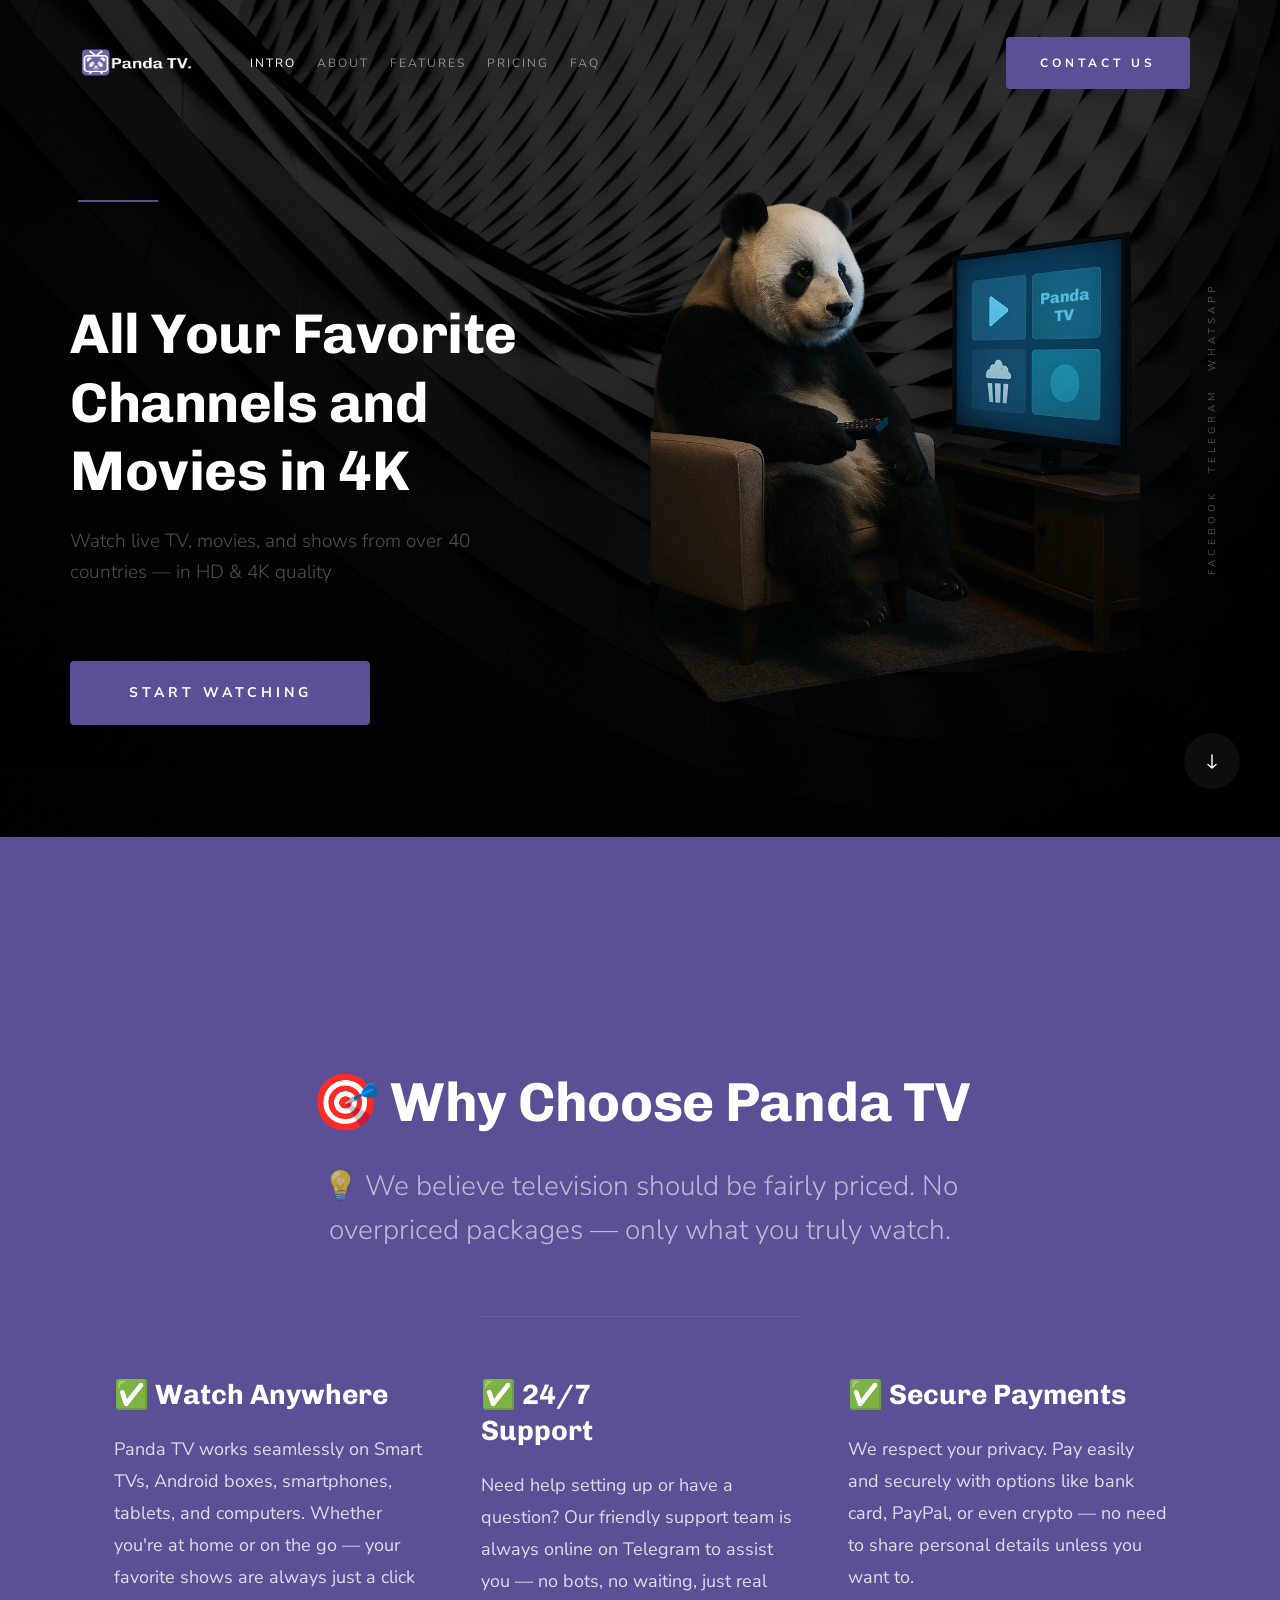
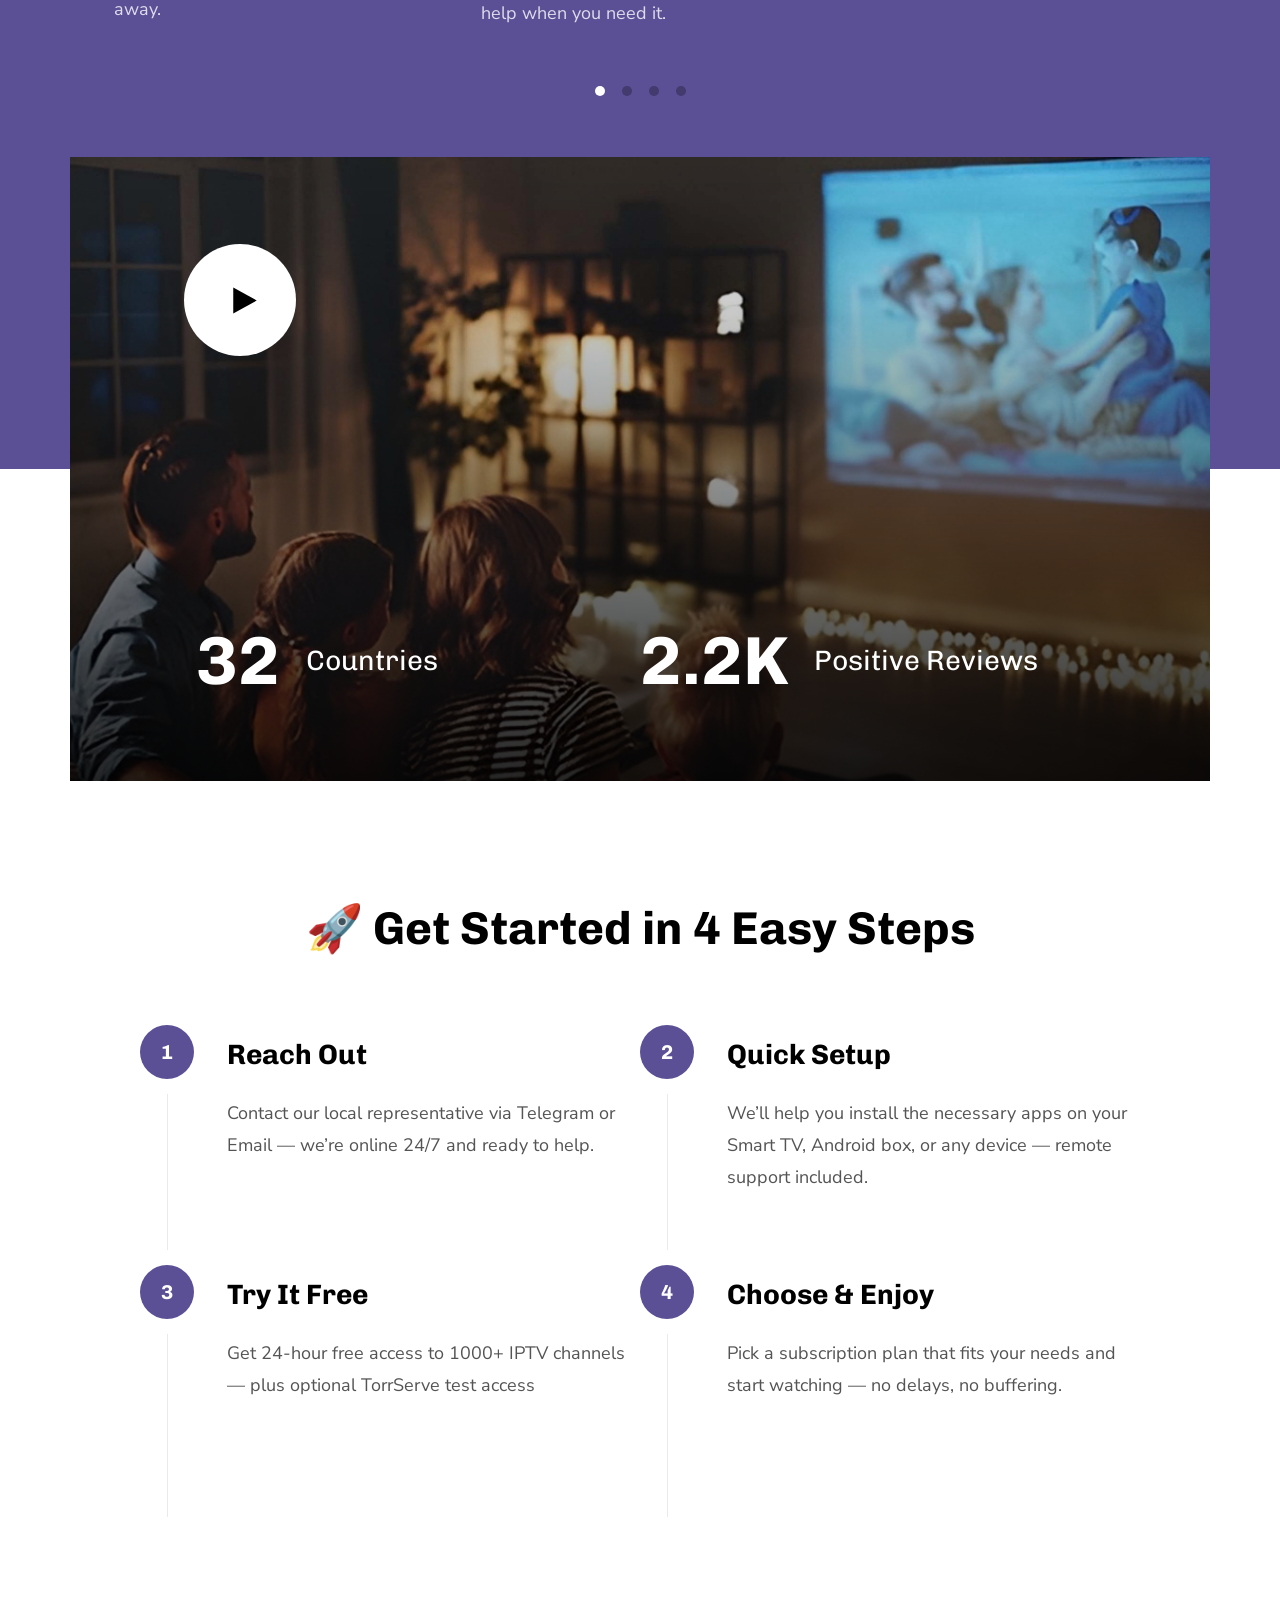
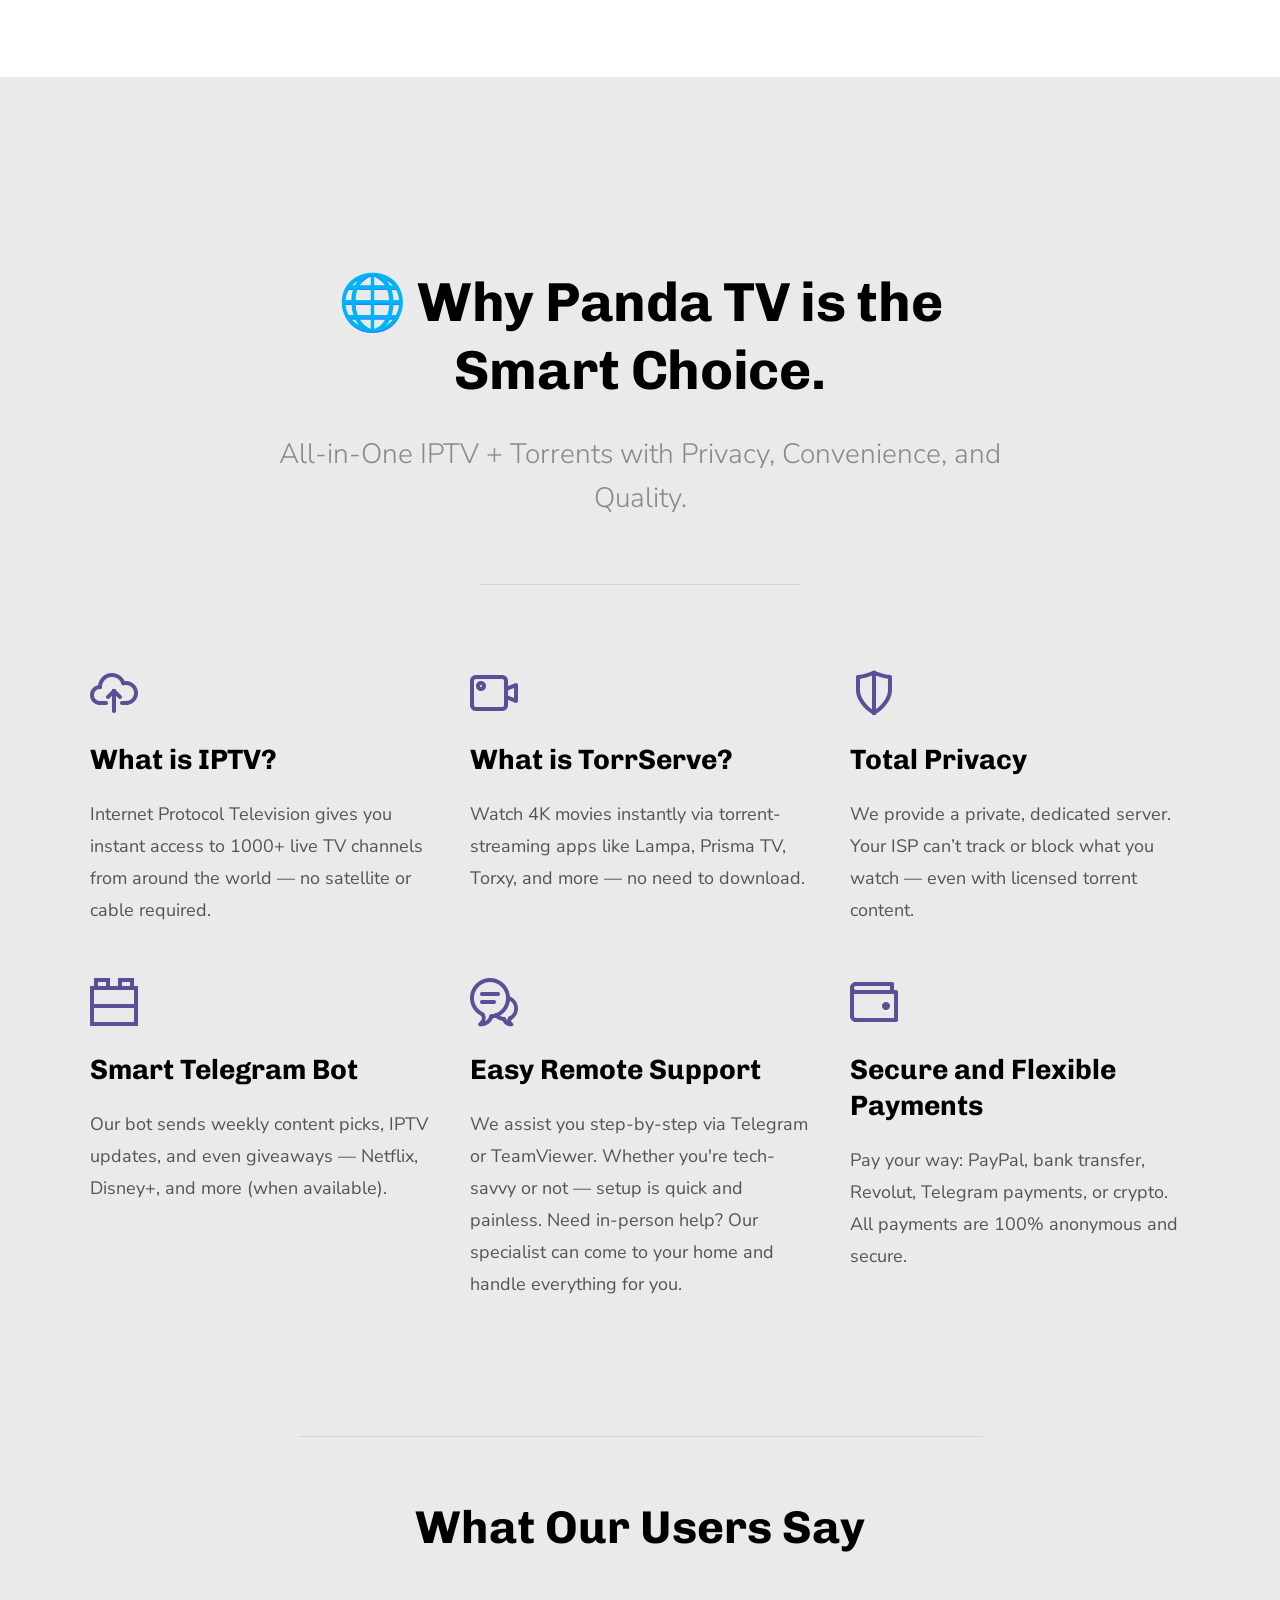
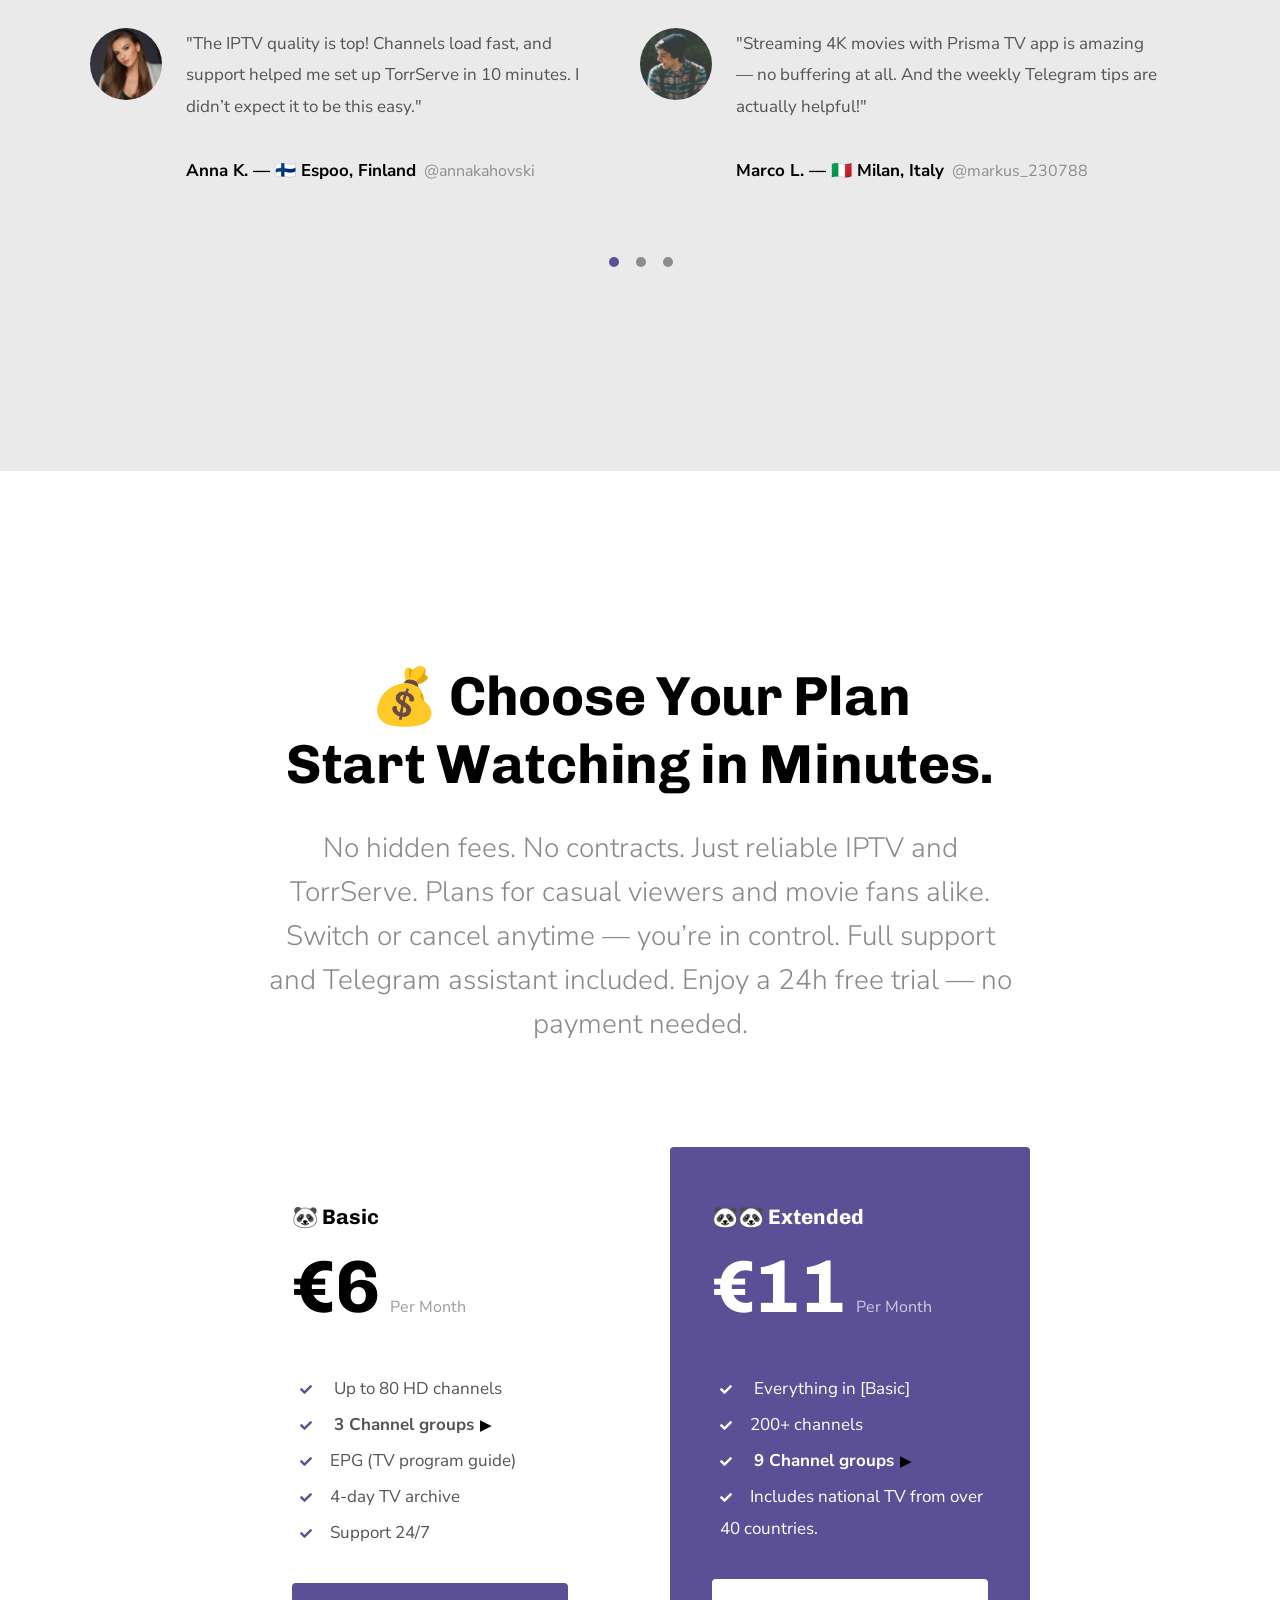
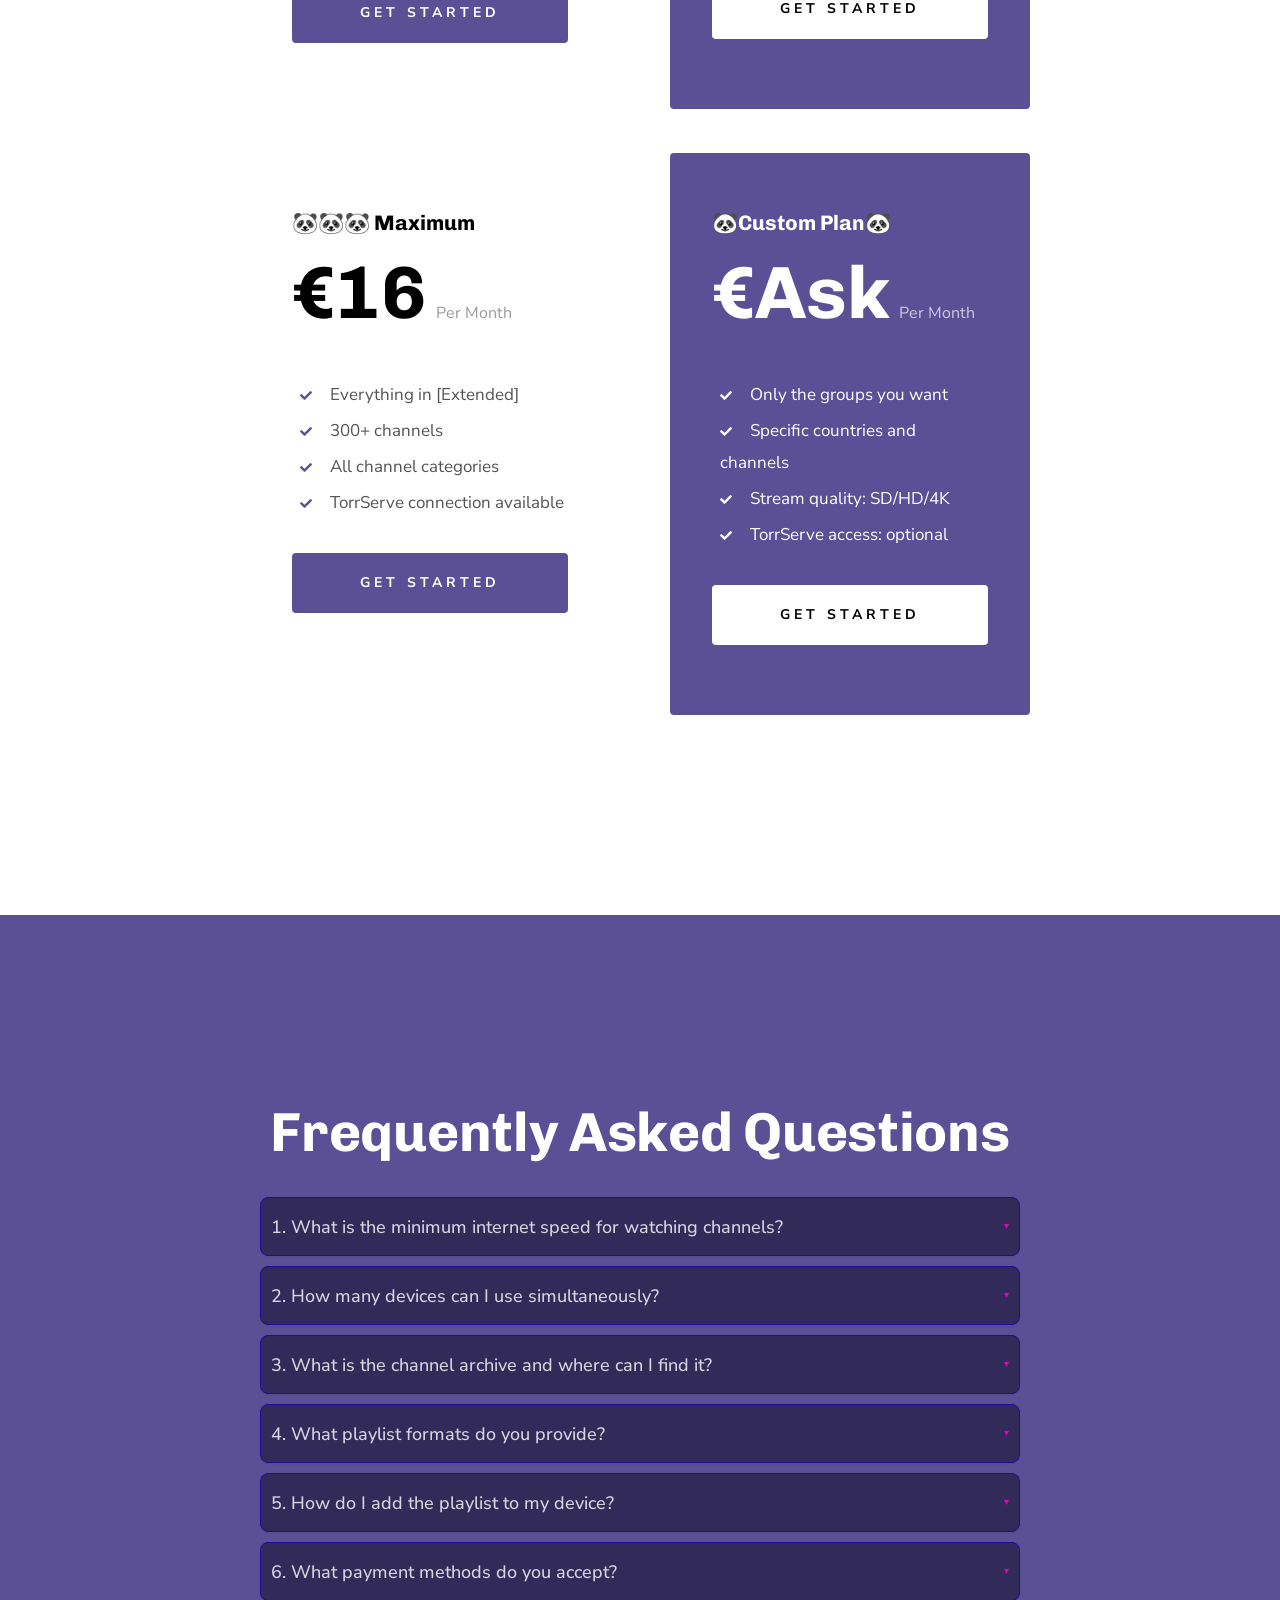
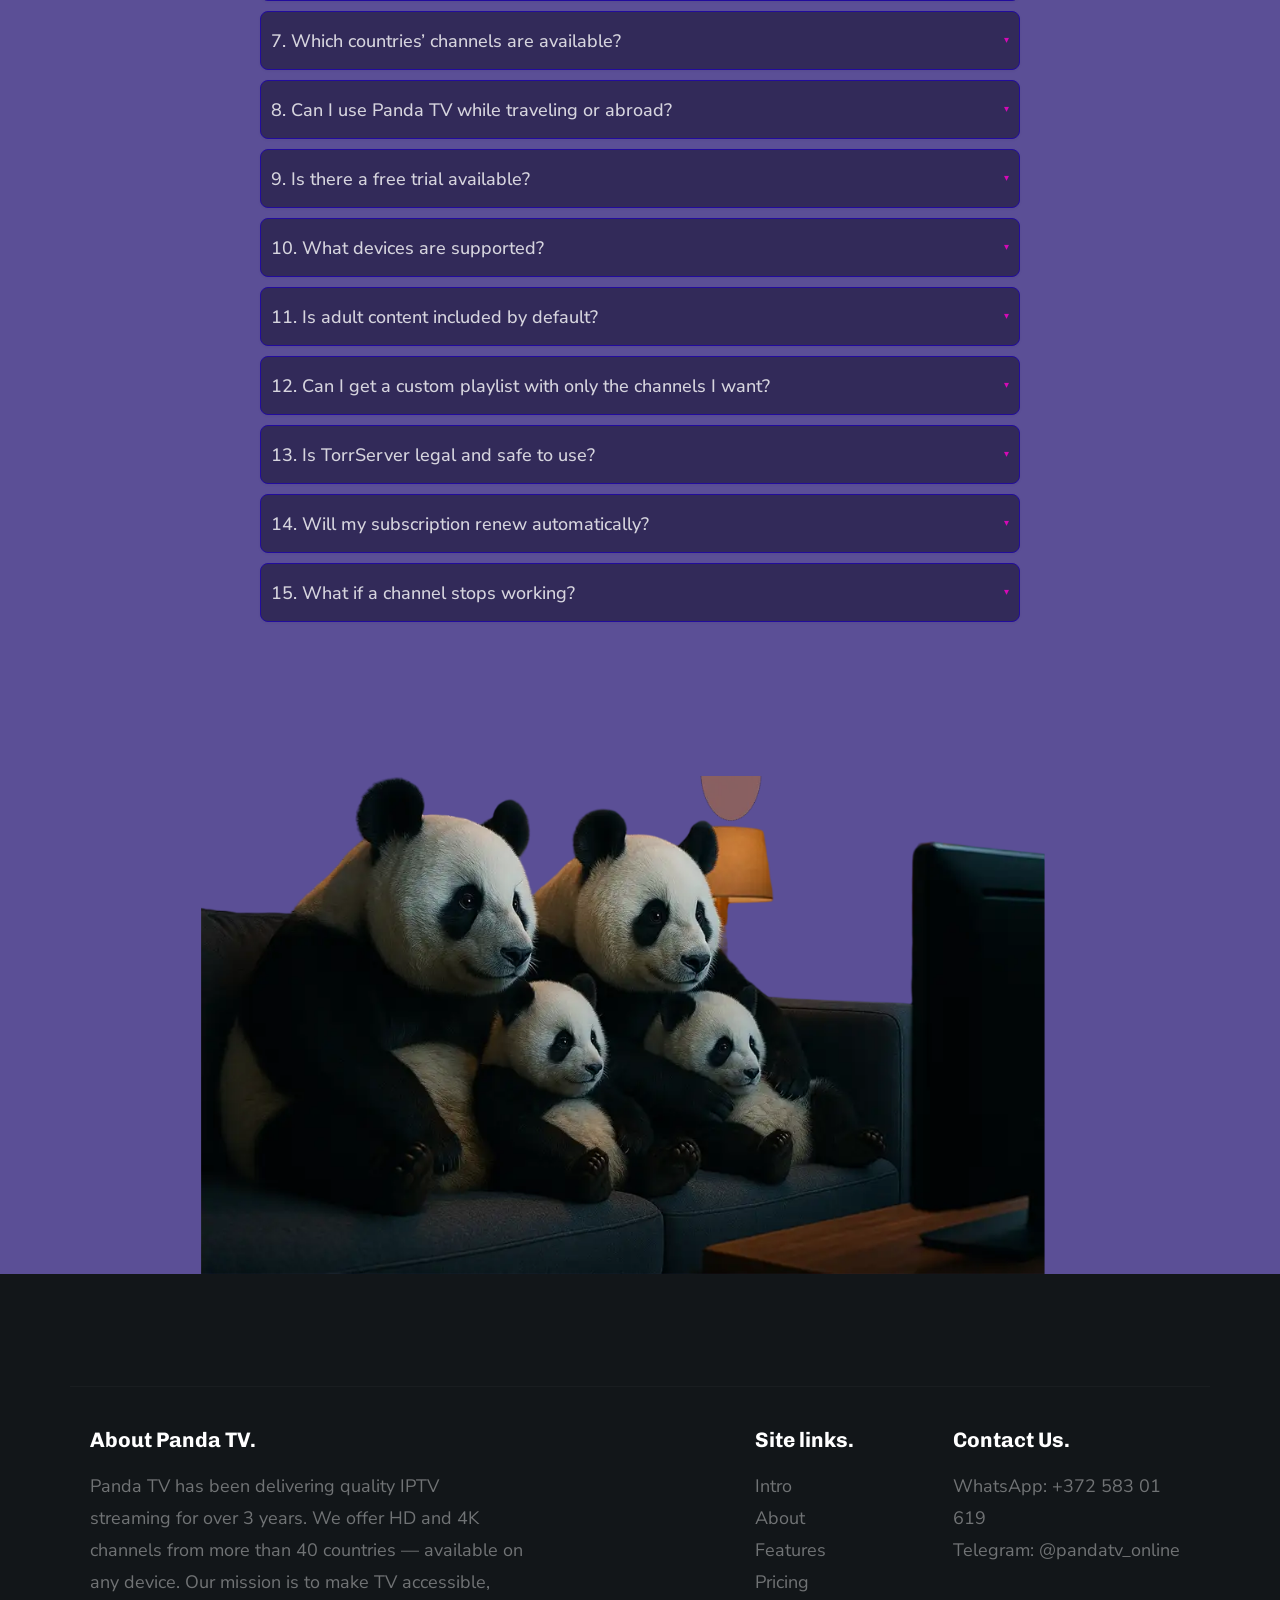
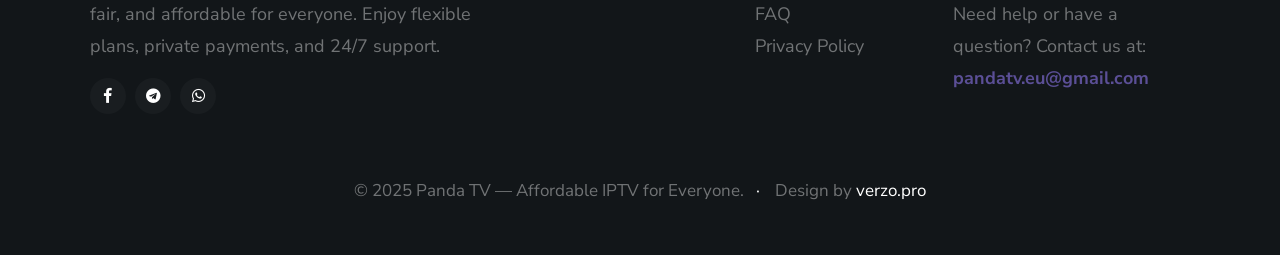
<file: PandaTV/index.html>
<!DOCTYPE html>
<html class="no-js" lang="en">
<head>

    <!--- basic page needs
    ================================================== -->
    <meta charset="utf-8">
    <title>Panda TV — IPTV &amp; TorrServe in HD/4K | 1000+ Channels from 40+ Countries</title>
    <meta name="description" content="Panda TV: 1000+ live TV channels from 40+ countries in HD and 4K, plus TorrServe movie streaming. Plans from €6/month, free 24h trial, no contracts. Works on Smart TV, Android, phone and PC.">
    <meta name="author" content="Panda TV">
    <meta name="robots" content="index, follow, max-snippet:-1, max-image-preview:large, max-video-preview:-1">
    <meta name="googlebot" content="index, follow, max-snippet:-1, max-image-preview:large">
    <link rel="canonical" href="https://pandatv.online/">

    <!-- mobile specific metas
    ================================================== -->
    <meta name="viewport" content="width=device-width, initial-scale=1">
    <meta name="theme-color" content="#5b4f96">
    <meta name="apple-mobile-web-app-title" content="Panda TV">
    <meta name="format-detection" content="telephone=no">

    <!-- open graph / social sharing
    ================================================== -->
    <meta property="og:type" content="website">
    <meta property="og:site_name" content="Panda TV">
    <meta property="og:locale" content="en_US">
    <meta property="og:url" content="https://pandatv.online/">
    <meta property="og:title" content="Panda TV — IPTV &amp; TorrServe in HD/4K">
    <meta property="og:description" content="1000+ live TV channels from 40+ countries in HD and 4K, plus TorrServe movie streaming. From €6/month with a free 24-hour trial. Works on any device.">
    <meta property="og:image" content="https://pandatv.online/images/og-cover.jpg">
    <meta property="og:image:width" content="1200">
    <meta property="og:image:height" content="630">
    <meta property="og:image:alt" content="Panda TV app screens showing live TV channels and movies in 4K">

    <meta name="twitter:card" content="summary_large_image">
    <meta name="twitter:title" content="Panda TV — IPTV &amp; TorrServe in HD/4K">
    <meta name="twitter:description" content="1000+ live TV channels from 40+ countries in HD and 4K, plus TorrServe movie streaming. From €6/month with a free 24-hour trial.">
    <meta name="twitter:image" content="https://pandatv.online/images/og-cover.jpg">

    <!-- performance hints
    ================================================== -->
    <link rel="preload" as="image" href="images/hero-bg.jpg" fetchpriority="high">

    <!-- CSS
    ================================================== -->
    <link rel="stylesheet" href="css/fonts.css">
    <link rel="stylesheet" href="css/base.css">
    <link rel="stylesheet" href="css/vendor.css">
    <link rel="stylesheet" href="css/main.css">

    <!-- script
    ================================================== -->
    <script src="js/modernizr.js"></script>
    <script src="js/pace.min.js"></script>

    <!-- favicons &amp; manifest
    ================================================== -->
    <link rel="shortcut icon" href="favicon.ico" type="image/x-icon">
    <link rel="icon" href="favicon.ico" type="image/x-icon">
    <link rel="icon" href="images/icons/icon-192.png" sizes="192x192" type="image/png">
    <link rel="apple-touch-icon" href="images/icons/apple-touch-icon.png" sizes="180x180">
    <link rel="manifest" href="site.webmanifest">

    <!-- discovery for search engines &amp; AI crawlers
    ================================================== -->
    <link rel="sitemap" type="application/xml" href="/sitemap.xml">
    <link rel="alternate" type="text/plain" href="/llms.txt" title="Site summary for LLMs">
    <link rel="alternate" type="text/plain" href="/llms-full.txt" title="Full site content for LLMs">

    <!-- structured data (schema.org)
    ================================================== -->
    <script type="application/ld+json">
    {
      "@context": "https://schema.org",
      "@graph": [
        {
          "@type": "Organization",
          "@id": "https://pandatv.online/#organization",
          "name": "Panda TV",
          "url": "https://pandatv.online/",
          "logo": {
            "@type": "ImageObject",
            "url": "https://pandatv.online/images/Logo.png",
            "width": 1220,
            "height": 402
          },
          "image": "https://pandatv.online/images/og-cover.jpg",
          "description": "IPTV and TorrServe streaming service offering 1000+ live TV channels from more than 40 countries in HD and 4K.",
          "email": "pandatv.eu@gmail.com",
          "telephone": "+372-583-01-619",
          "sameAs": [
            "https://t.me/pandatv_online",
            "https://wa.me/37258301619",
            "https://www.facebook.com/share/1AhXuobpCY/"
          ],
          "contactPoint": [{
            "@type": "ContactPoint",
            "contactType": "customer support",
            "email": "pandatv.eu@gmail.com",
            "telephone": "+372-583-01-619",
            "availableLanguage": ["English", "Russian"],
            "hoursAvailable": {
              "@type": "OpeningHoursSpecification",
              "dayOfWeek": ["Monday","Tuesday","Wednesday","Thursday","Friday","Saturday","Sunday"],
              "opens": "00:00",
              "closes": "23:59"
            }
          }]
        },
        {
          "@type": "WebSite",
          "@id": "https://pandatv.online/#website",
          "url": "https://pandatv.online/",
          "name": "Panda TV",
          "description": "Affordable IPTV and TorrServe streaming in HD and 4K.",
          "inLanguage": "en",
          "publisher": { "@id": "https://pandatv.online/#organization" }
        },
        {
          "@type": "WebPage",
          "@id": "https://pandatv.online/#webpage",
          "url": "https://pandatv.online/",
          "name": "Panda TV — IPTV & TorrServe in HD/4K",
          "isPartOf": { "@id": "https://pandatv.online/#website" },
          "about": { "@id": "https://pandatv.online/#organization" },
          "primaryImageOfPage": "https://pandatv.online/images/og-cover.jpg",
          "inLanguage": "en"
        },
        {
          "@type": "Service",
          "@id": "https://pandatv.online/#service",
          "name": "Panda TV IPTV subscription",
          "serviceType": "IPTV streaming subscription",
          "description": "Live TV channels and movies from over 40 countries in HD and 4K, with an optional TorrServe connection for torrent streaming. Works on Smart TVs, Android boxes, phones, tablets, computers and Enigma receivers.",
          "provider": { "@id": "https://pandatv.online/#organization" },
          "areaServed": "Worldwide",
          "audience": { "@type": "Audience", "audienceType": "TV and film viewers" },
          "offers": [
            {
              "@type": "Offer",
              "name": "Basic",
              "description": "Up to 80 HD channels, 3 channel groups (News, Movies, Knowledge), EPG, 4-day TV archive, 24/7 support.",
              "price": "6",
              "priceCurrency": "EUR",
              "availability": "https://schema.org/InStock",
              "url": "https://pandatv.online/#pricing",
              "priceSpecification": {
                "@type": "UnitPriceSpecification",
                "price": "6",
                "priceCurrency": "EUR",
                "billingDuration": 1,
                "billingIncrement": 1,
                "unitCode": "MON"
              }
            },
            {
              "@type": "Offer",
              "name": "Extended",
              "description": "Everything in Basic plus 200+ channels, 9 channel groups and national TV from over 40 countries.",
              "price": "11",
              "priceCurrency": "EUR",
              "availability": "https://schema.org/InStock",
              "url": "https://pandatv.online/#pricing",
              "priceSpecification": {
                "@type": "UnitPriceSpecification",
                "price": "11",
                "priceCurrency": "EUR",
                "billingDuration": 1,
                "billingIncrement": 1,
                "unitCode": "MON"
              }
            },
            {
              "@type": "Offer",
              "name": "Maximum",
              "description": "Everything in Extended plus 300+ channels, all categories and an available TorrServe connection.",
              "price": "16",
              "priceCurrency": "EUR",
              "availability": "https://schema.org/InStock",
              "url": "https://pandatv.online/#pricing",
              "priceSpecification": {
                "@type": "UnitPriceSpecification",
                "price": "16",
                "priceCurrency": "EUR",
                "billingDuration": 1,
                "billingIncrement": 1,
                "unitCode": "MON"
              }
            }
          ]
        }
      ]
    }
    </script>

</head>

<body id="top">

    <!-- preloader
    ================================================== -->
    <div id="preloader">
        <div id="loader" class="dots-jump">
            <div></div>
            <div></div>
            <div></div>
        </div>
    </div>


    <!-- header 
    ================================================== -->
    <header class="s-header">

        <div class="row">
            <div class="header-logo">
                <a class="site-logo" href="index.html">
                    <img src="images/Logo.png" alt="Panda TV — IPTV and TorrServe streaming" width="130" height="36">
                </a>
            </div>
    
            <nav class="header-nav-wrap">
                <ul class="header-main-nav">
                    <li class="current"><a class="smoothscroll" href="#home" title="intro">Intro</a></li>
                    <li><a class="smoothscroll" href="#about" title="about">About</a></li>
                    <li><a class="smoothscroll" href="#features" title="features">Features</a></li>
                    <li><a class="smoothscroll" href="#pricing" title="pricing">Pricing</a></li>
                    <li><a class="smoothscroll" href="#download" title="download">FAQ</a></li>	
                </ul>
    
                <div class="header-cta">
                    <a href="#bottom" class="btn btn--primary header-cta__btn smoothscroll">Contact Us</a>
                </div>
            </nav> <!-- end header-nav-wrap -->
    
            <a class="header-menu-toggle" href="#"><span>Menu</span></a>
        </div>

    </header> <!-- end header -->


    <!-- home
    ================================================== -->
    <section id="home" class="s-home target-section" data-parallax="scroll" data-image-src="images/hero-bg.jpg" data-natural-width=3000 data-natural-height=2000 data-position-y=center>

        <div class="shadow-overlay"></div>

        <div class="home-content">
            

            <div class="row home-content__main">

                <div class="home-content__left">
                    <h1>
                     <br>
                <!-- Watch Everything You Love! 91 79 148 -->
                 All Your Favorite Channels and Movies in 4K
                    </h1>
    
                    <h3>
                    Watch live TV, movies, and shows from over 40 countries — in HD & 4K quality
                    </h3>
    
                    <div class="home-content__btn-wrap">
                        <a href="#pricing" class="btn btn--primary home-content__btn smoothscroll">
                            Start Watching
                        </a>
                    </div>
                </div> <!-- end home-content__left-->

                <div class="home-content__right">
                    <img src="images/hero-app-screens-800.webp"
                         srcset="images/hero-app-screens-800.webp 1x, images/hero-app-screens-1600.webp 2x"
                         alt="Panda TV on a phone and tablet: live TV channels and movies in HD and 4K"
                         fetchpriority="high" decoding="async">
                </div> <!-- end home-content__right -->

            </div> <!-- end home-content__main -->

            <ul class="home-content__social">
                <li><a href="https://www.facebook.com/share/1AhXuobpCY/">Facebook</a></li>
                <li><a href="https://t.me/pandatv_online">Telegram</a></li>
               <li><a href="https://wa.me/37258301619" target="_blank" rel="noopener">WhatsApp</a></li>
            </ul>

        </div> <!-- end home-content -->

        <a href="#about" class="home-scroll smoothscroll">
            <span class="home-scroll__text">Scroll</span>
            <span class="home-scroll__icon"></span>
        </a> 

    </section> <!-- end s-home -->


    <!-- about
    ================================================== -->
    <section id="about" class="s-about target-section">

        <div class="row section-header has-bottom-sep" data-aos="fade-up">
            <div class="col-full">
                <h2 class="display-1">
                    🎯 Why Choose Panda TV

                </h2>
                <p class="lead">
                    💡 We believe television should be fairly priced. No overpriced packages — only what you truly watch.
                </p>
            </div>
        </div> <!-- end section-header -->

        <div class="row wide about-desc" data-aos="fade-up">

            <div class="col-full slick-slider about-desc__slider">

                <div class="about-desc__slide">
                    <h3 class="item-title">✅ Watch Anywhere</h3>

                    <p>
                    Panda TV works seamlessly on Smart TVs, Android boxes, smartphones, tablets, and computers. Whether you're at home or on the go — your favorite shows are always just a click away.
                    </p>
                </div>  <!-- end about-desc__slide -->

                <div class="about-desc__slide">
                    <h3 class="item-title">✅ 24/7 <br> Support</h3>

                    <p>
                    Need help setting up or have a question? Our friendly support team is always online on Telegram to assist you — no bots, no waiting, just real help when you need it.


                    </p>
                </div>  <!-- end about-desc__slide -->

                <div class="about-desc__slide">
                    <h3 class="item-title">✅ Secure Payments</h3>

                    <p>
                    We respect your privacy. Pay easily and securely with options like bank card, PayPal, or even crypto — no need to share personal details unless you want to.
                    </p>
                </div>  <!-- end about-desc__slide -->

                <div class="about-desc__slide">
                    <h3 class="item-title">✅Fair <br>Pricing</h3>

                    <p>
                     We believe TV should be accessible to everyone — without overpriced, bloated packages. At Panda TV, you pay only for what you watch — fair, transparent, and simple.
                    </p>
                </div>  <!-- end about-desc__slide -->

            </div> <!-- end about-desc__slider -->
            
        </div> <!-- end about-desc -->

    </section> <!-- end s-about -->


    <!-- about-how
    ================================================== -->
    <section id="about-how" class="s-about-how">

        <div class="row">
           <div class="col-full video-bg" data-aos="fade-up">

                <div class="shadow-overlay"></div>

                <a class="btn-video" href="https://www.youtube.com/watch?v=69xFCoORLgk" data-lity>
                    <span class="video-icon"></span>
                </a>

                <div class="stats">
                    <div class="item-stats">
                        <span class="item-stats__num">
                            32
                        </span>
                        <span class="item-stats__title">
                            Countries
                        </span>
                    </div> <!-- end item-stats -->
                    <div class="item-stats">
                        <span class="item-stats__num">
                            2.2K
                        </span>
                        <span class="item-stats__title">
                            Positive Reviews
                        </span>
                    </div> <!-- end item-stats -->
                </div>
           </div> <!-- end video-bg -->
        </div>

        <div class="row process-wrap">

            <h2 class="display-2 text-center" data-aos="fade-up">🚀 Get Started in 4 Easy Steps</h2>

            <div class="process" data-aos="fade-up">
                <div class="process__steps block-1-2 block-tab-full group">

                    <div class="col-block step">
                        <h3 class="item-title">Reach Out</h3>
                        <p>Contact our local representative via Telegram or Email — we’re online 24/7 and ready to help.

                        </p> 
                    </div>

                    <div class="col-block step">
                        <h3 class="item-title">Quick Setup</h3>
                        <p>We’ll help you install the necessary apps on your Smart TV, Android box, or any device — remote support included.

                        </p> 
                    </div>
               
                    <div class="col-block step">
                        <h3 class="item-title">Try It Free</h3>
                        <p>Get 24-hour free access to 1000+ IPTV channels — plus optional TorrServe test access</p> 
                    </div>

                    <div class="col-block step">
                        <h3 class="item-title">Choose & Enjoy</h3>
                        <p>Pick a subscription plan that fits your needs and start watching — no delays, no buffering.

                        </p> 
                    </div>  

                </div> <!-- end process__steps -->
           </div> <!-- end process -->
        </div> <!-- end about-how -->

    </section> <!-- end s-about-how -->


    <!-- features
    ================================================== -->
    <section id="features" class="s-features target-section">

        <div class="row section-header has-bottom-sep" data-aos="fade-up">
            <div class="col-full">
                <h2 class="display-1">
                    🌐 Why Panda TV is the Smart Choice.
                </h2>
                <p class="lead">
                    All-in-One IPTV + Torrents with Privacy, Convenience, and Quality.
                </p>
            </div>
        </div> <!-- end section-header -->

        <div class="row features block-1-3 block-m-1-2">

            <div class="col-block item-feature" data-aos="fade-up">
                <div class="item-feature__icon">
                    <i class="icon-upload"></i>
                </div>
                <div class="item-feature__text">
                    <h3 class="item-title">What is IPTV?</h3>
                    <p>Internet Protocol Television gives you instant access to 1000+ live TV channels from around the world — no satellite or cable required.
                    </p>
                </div>
            </div>

            <div class="col-block item-feature" data-aos="fade-up">
                <div class="item-feature__icon">
                    <i class="icon-video-camera"></i>
                </div>
                <div class="item-feature__text">
                    <h3 class="item-title">What is TorrServe?</h3>
                    <p>Watch 4K movies instantly via torrent-streaming apps like Lampa, Prisma TV, Torxy, and more — no need to download.
                    </p>
                </div>
            </div>

            <div class="col-block item-feature" data-aos="fade-up">
                <div class="item-feature__icon">
                    <i class="icon-shield"></i>
                </div>  
                <div class="item-feature__text">
                    <h3 class="item-title">Total Privacy</h3>
                    <p>We provide a private, dedicated server. Your ISP can’t track or block what you watch — even with licensed torrent content.
                    </p>
                </div>
            </div>

            <div class="col-block item-feature" data-aos="fade-up">
                <div class="item-feature__icon">
                    <i class="icon-lego-block"></i>
                </div>
                <div class="item-feature__text">
                    <h3 class="item-title">Smart Telegram Bot</h3>
                    <p>Our bot sends weekly content picks, IPTV updates, and even giveaways — Netflix, Disney+, and more (when available).
                    </p>
                </div>
            </div>

            <div class="col-block item-feature" data-aos="fade-up">
                <div class="item-feature__icon">
                    <i class="icon-chat"></i>
                </div>
                <div class="item-feature__text">
                    <h3 class="item-title">Easy Remote Support</h3>
                    <p>We assist you step-by-step via Telegram or TeamViewer. Whether you're tech-savvy or not — setup is quick and painless.
Need in-person help? Our specialist can come to your home and handle everything for you.</p>
                </div>
            </div>
    
            <div class="col-block item-feature" data-aos="fade-up">
                <div class="item-feature__icon">
                    <i class="icon-wallet"></i>
                </div>
                <div class="item-feature__text">
                    <h3 class="item-title">Secure and Flexible Payments</h3>
                    <p> Pay your way: PayPal, bank transfer, Revolut, Telegram payments, or crypto. All payments are 100% anonymous and secure.
                    
                    </p>
                </div>
            </div>

        </div> <!-- end features -->

        <div class="testimonials-wrap" data-aos="fade-up">

            <div class="row">
                <div class="col-full testimonials-header">
                    <h2 class="display-2">What Our Users Say</h2>
                </div>
            </div>

            <div class="row testimonials">

                <div class="col-full slick-slider testimonials__slider">

                    <div class="testimonials__slide">
                        <img src="images/avatars/user-03.jpg" alt="Anna K., Panda TV subscriber from Espoo, Finland" class="testimonials__avatar" loading="lazy" decoding="async">
                        
                        <p>"The IPTV quality is top! Channels load fast, and support helped me set up TorrServe in 10 minutes. I didn’t expect it to be this easy."</p>

                        <div class="testimonials__author">
                            <span class="testimonials__name">Anna K. — 🇫🇮 Espoo, Finland</span>
                            <a href="#0" class="testimonials__link">@annakahovski</a>
                        </div>
                    </div> <!-- end testimonials__slide -->

                    <div class="testimonials__slide">
                        <img src="images/avatars/user-04.jpg" alt="Marco L., Panda TV subscriber from Milan, Italy" class="testimonials__avatar" loading="lazy" decoding="async">
                        
                        <p>"Streaming 4K movies with Prisma TV app is amazing — no buffering at all. And the weekly Telegram tips are actually helpful!"</p>
                        
                        <div class="testimonials__author">
                            <span class="testimonials__name">Marco L. — 🇮🇹 Milan, Italy</span>
                            <a href="#0" class="testimonials__link">@markus_230788</a>
                        </div>
                    </div> <!-- end testimonials__slide -->

                    <div class="testimonials__slide">
                        <img src="images/avatars/user-01.jpg" alt="Dmitry S., Panda TV subscriber from Palma, Spain" class="testimonials__avatar" loading="lazy" decoding="async">
                        
                        <p>"I paid in crypto, got a free trial, and now I use it daily. Totally anonymous and works even on my old Xiaomi TV. Five stars!"</p>

                        <div class="testimonials__author">
                            <span class="testimonials__name">Dmitry S. - 🇪🇸 Palma, Spain</span>
                            <a href="#0" class="testimonials__link">@dimassss</a>
                        </div>
                    </div> <!-- end testimonials__slide -->
                    
                </div> <!-- end testimonials__slider -->

            </div> <!-- end testimonials -->

        </div> <!-- end testimonials-wrap -->

    </section> <!-- end s-features -->


    <!-- pricing
    ================================================== -->
    <section id="pricing" class="s-pricing target-section">

        <div class="row section-header align-center" data-aos="fade-up">
            <div class="col-full">
                <h2 class="display-1">
                   💰 Choose Your Plan <br> Start Watching in Minutes.
                </h2>
                <p class="lead">
                   No hidden fees. No contracts. Just reliable IPTV and TorrServe.
Plans for casual viewers and movie fans alike.
Switch or cancel anytime — you’re in control.
Full support and Telegram assistant included.
Enjoy a 24h free trial — no payment needed.


                </p>
            </div>
        </div> <!-- end section-header -->

        <div class="row plans block-1-2 block-m-1-2 block-tab-full stack">

            <div class="col-block item-plan" data-aos="fade-up">
                <div class="item-plan__block"> 

                    <div class="item-plan__top-part">
                        <h3 class="item-plan__title">🐼 Basic</h3>
                        <p class="item-plan__price">€6</p>
                        <p class="item-plan__per">Per Month</p>
                    </div>

                    <div class="item-plan__bottom-part">
                        <ul class="item-plan__features">
                            <li><span> </span> Up to <span>80 HD</span>  channels</li>
                            <li class="with-summary">
  <details>
    <summary>3 Channel groups</summary>
    <ul>
      <li>📰News</li>
      <li>🎬Movies</li>
      <li>🌍Knowledge</li>
    </ul>
  </details>
</li>


                            <li>EPG (TV program guide)</li>
                            <li>4-day TV archive</li>
                            <li>Support 24/7</li>
                        </ul>

                        <a class="btn btn--primary large full-width" href="#0">Get Started</a>
                    </div>  
                
                </div>
            </div> <!-- end item-plan -->

            <div class="col-block item-plan item-plan--popular" data-aos="fade-up">
                <div class="item-plan__block"> 

                    <div class="item-plan__top-part">
                        <h3 class="item-plan__title">🐼🐼 Extended</h3>
                        <p class="item-plan__price">€11</p>
                        <p class="item-plan__per">Per Month</p>
                    </div>

                    <div class="item-plan__bottom-part">
                        <ul class="item-plan__features">
                            <li> Everything in [Basic]</li>
                            <li><span>200+</span>  channels</li>
                            <li class="with-summary">
  <details>
    <summary>9 Channel groups</summary>
    <ul>
      <li>📰News</li>
      <li>🎬Movies</li>
      <li>📚Educational</li>
      <li>🎵Music</li>
      <li>👧Kids(Disney, Nickelodeon, etc.)</li>
      <li>🌍 Entertainment(BBC, National Geographic, and more)</li>
      <li>⚽Sports</li>
      <li>🎥HD/4K</li>
      <li>🔞Adult (on request 18+)</li>
      
    </ul>
  </details>
</li>
                            <li>Includes national TV from over 40 countries.</li>
                        </ul>

                        <a class="btn btn--primary large full-width" href="#0">Get Started</a>
                    </div>
                
                </div>
            </div> <!-- end item-plan -->

            <div class="col-block item-plan item-plan" data-aos="fade-up">
                <div class="item-plan__block"> 

                    <div class="item-plan__top-part">
                        <h3 class="item-plan__title">🐼🐼🐼 Maximum</h3>
                        <p class="item-plan__price">€16</p>
                        <p class="item-plan__per">Per Month</p>
                    </div>

                    <div class="item-plan__bottom-part">
                        <ul class="item-plan__features">
                            <li>Everything in [Extended]</li>
                            <li><span>300+</span>  channels </li>
                            <li>All channel categories</li>
                            <li>TorrServe connection available </li>
                        </ul>

                        <a class="btn btn--primary large full-width" href="#0">Get Started</a>
                    </div>  
                
                </div>
            </div> <!-- end item-plan -->

            <div class="col-block item-plan item-plan--popular" data-aos="fade-up">
                <div class="item-plan__block"> 

                    <div class="item-plan__top-part">
                        <h3 class="item-plan__title">🐼Custom Plan🐼</h3>
                        <p class="item-plan__price">€Ask</p>
                        <p class="item-plan__per">Per Month</p>
                    </div>

                    <div class="item-plan__bottom-part">
                        <ul class="item-plan__features">
                            <li>Only the groups you want</li>
                            <li>Specific countries and channels</li>
                            <li>Stream quality: SD/HD/4K</li>
                            <li>TorrServe access: optional</li>
                        </ul>

                        <a class="btn btn--primary large full-width" href="#0">Get Started</a>
                    </div>
                
                </div>
            </div> <!-- end item-plan -->


        </div> <!-- end plans -->

    </section> <!-- end s-pricing -->
<!-- MODAL FORM -->
<div id="planModal" class="modal">
  <div class="modal-content">
    <span class="close">&times;</span>
    <h2 id="modalTitle">Subscribe</h2>
    <p id="modalPlanInfo"></p>

    <form id="subscribeForm" action="https://formspree.io/f/mgvyejbk" method="POST">
  <input type="hidden" id="selectedPlan" name="plan">

  <label for="name">Your Name:</label>
  <input type="text" id="name" name="name" required>

  <label for="phone">Your Phone:</label>
  <input type="text" id="phone" name="phone" required>

  <label for="email">Your Email:</label>
  <input type="email" id="email" name="email" required>

  <label for="country">Your Country:</label>
  <input type="text" id="country" name="country" required>

  <button type="submit" class="btn btn--primary full-width">Send Request</button>
</form>

  </div>
</div>

    <!-- download
    ================================================== -->
    <section id="download" class="s-download target-section">

        <div class="row section-header align-center" data-aos="fade-up">
            <div class="col-full">
                <section class="faq">
                <h2 class="display-1">
                    Frequently Asked Questions
                </h2>
                   <details class="faq-item">
    <summary>1. What is the minimum internet speed for watching channels?</summary>
    <p>Our speed recommendations:</p>
    <ul>
      10 Mbit/s or more – for smooth SD channel viewing<br> 
      25 Mbit/s or more – for HD channels<br> 
      50 Mbit/s or more – for Full HD package<br> 
      150 Mbit/s or more – for 4K package (TorrServer)
    </ul>
  </details>

  <details class="faq-item">
    <summary>2. How many devices can I use simultaneously?</summary>
    <p>You can use your subscription on up to two devices at the same time.</p>
  </details>

  <details class="faq-item">
    <summary>3. What is the channel archive and where can I find it?</summary>
    <p>The archive lets you rewatch your favorite shows and movies even if you missed the live broadcast. Panda TV currently offers a 4-day archive for all channels. Accessing the archive depends on the player or device you're using.</p>
  </details>

  <details class="faq-item">
    <summary>4. What playlist formats do you provide?</summary>
    <p>We provide three playlist formats based on your device/player:</p>
    <ul>
      <strong>M3U8:</strong> The most common format, compatible with most players and devices.<br> 
      <strong>Samsung TV:</strong> Playlist for the default Samsung Smart TV player.<br> 
      <strong>Enigma Playlist:</strong> Format for devices running Enigma OS.
    </ul>
  </details>

  <details class="faq-item">
    <summary>5. How do I add the playlist to my device?</summary>
    <p>If your player supports direct playlist URL input, we recommend using that method for automatic updates. If not, we’ll provide the playlist file for manual upload via USB or FTP.</p>
  </details>

  <details class="faq-item">
    <summary>6. What payment methods do you accept?</summary>
    <p>We accept bank transfers, Revolut, Telegram Payments, cryptocurrency, and PayPal.</p>
  </details>

  <details class="faq-item">
    <summary>7. Which countries’ channels are available?</summary>
    <p>We offer channels from over 40 countries, including:</p>
    <p>
      Australia, Armenia, Azerbaijan, Arab countries, Lithuania, Moldova, Poland, Portugal, Belarus, Brazil, UK, Germany, Romania, USA, Turkey, Uzbekistan, Georgia, Israel, India, Spain, Ukraine, Croatia, France, Sweden, Italy, Kazakhstan, Canada, Latvia, Russia, Finland, Estonia.
    </p>
  </details>
  <details class="faq-item">
  <summary>8. Can I use Panda TV while traveling or abroad?</summary>
  <p>Yes! You can watch from anywhere in the world as long as you have internet access. Just make sure your device and player are properly configured.</p>
</details>

<details class="faq-item">
  <summary>9. Is there a free trial available?</summary>
  <p>Yes, we offer a free trial so you can test the service before subscribing. Contact us via Telegram, WhatsApp or e-mail to request one.</p>
</details>

<details class="faq-item">
  <summary>10. What devices are supported?</summary>
  <p>Panda TV works on Smart TVs, Android boxes, phones, tablets, computers, and even Enigma-based receivers. If your device supports m3u8 playlists — it works with us.</p>
</details>

<details class="faq-item">
  <summary>11. Is adult content included by default?</summary>
  <p>No. Adult content is optional and only activated upon request. We respect personal preferences and family-friendly viewing.</p>
</details>

<details class="faq-item">
  <summary>12. Can I get a custom playlist with only the channels I want?</summary>
  <p>Yes! Our Custom Plan allows you to select specific channels or groups. You choose exactly what you pay for — no unnecessary extras.</p>
</details>

<details class="faq-item">
  <summary>13. Is TorrServer legal and safe to use?</summary>
  <p>We don't promote or host copyrighted content. TorrServer is provided as an optional tool for users who want more flexibility.</p>
</details>

<details class="faq-item">
  <summary>14. Will my subscription renew automatically?</summary>
  <p>No. We don’t do auto-renewals. You’re in full control of when and how you pay. However, you can choose to pay for a full year in advance and get a 10% discount.</p>
</details>

<details class="faq-item">
  <summary>15. What if a channel stops working?</summary>
  <p>We monitor streams 24/7. If something goes wrong, report it via Telegram and we’ll fix it quickly or replace the stream.</p>
</details>
                <br>
                </section> <!-- end faq -->

            </div>
        </div> <!-- end section-header -->

        <!-- <div class="row">
            <div class="col-full text-center">
                <ul class="download-badges" data-aos="fade-up">
                    <li><a href="#0" title="" class="badge-appstore">App Store</a></li>
                    <li><a href="#0" title="" class="badge-googleplay">Play Store</a></li>
                </ul>
            </div> 
        </div> -->

        <div class="row download-bottom-image" data-aos="fade-up">
            
            <img src="images/app-screen-1400.webp" 
                srcset="images/app-screen-600.webp 600w, 
                        images/app-screen-1400.webp 1400w, 
                        images/app-screen-2800.webp 2800w" 
                sizes="(max-width: 2800px) 100vw, 2800px" 
                alt="Panda TV app screens: channel list, EPG guide and 4K playback" loading="lazy" decoding="async"> 
        </div>

    </section> <!-- end s-download -->


    <!-- footer
    ================================================== -->
    <footer class="s-footer footer">





        <div class="row footer__bottom">

            <div class="footer__about col-five tab-full left">

                <h4>About Panda TV.</h4>

                <p>
                Panda TV has been delivering quality IPTV streaming for over 3 years.
We offer HD and 4K channels from more than 40 countries — available on any device.
Our mission is to make TV accessible, fair, and affordable for everyone.
Enjoy flexible plans, private payments, and 24/7 support.
                </p>

                <ul class="footer__social">
                    <li><a href="https://www.facebook.com/share/1AhXuobpCY/"><i class="fab fa-facebook-f" aria-hidden="true"></i></a></li>
                    <li><a href="https://t.me/pandatv_online"><i class="fab fa-telegram" aria-hidden="true"></i></a></li>
                    <li><a href="https://wa.me/37258301619"><i class="fab fa-whatsapp" aria-hidden="true"></i></a></li>
                </ul>
            </div>

            <div class="col-five md-seven tab-full right end">
                <div class="row">

                    <div class="footer__site-links col-five mob-full">
                        <h4>Site links.</h4>

                        <ul class="footer__site-links">
                            <li><a href="#home" class="smoothscroll">Intro</a></li>
                            <li><a href="#about" class="smoothscroll">About</a></li>
                            <li><a href="#features" class="smoothscroll">Features</a></li>
                            <li><a href="#pricing" class="smoothscroll">Pricing</a></li>
                            <li><a href="#download" class="smoothscroll">FAQ</a></li>
                            <li><a href="privacy.html">Privacy Policy</a></li>
                        </ul>
                    </div>

                    <div class="footer__contact col-seven mob-full">
                        <h4>Contact Us.</h4>

                        <p>
                        WhatsApp: +372 583 01 619 <br>
                        Telegram: @pandatv_online
                        </p>
                        <p>
                        Need help or have a question? Contact us at: <br>
                        <a href="mailto:pandatv.eu@gmail.com" class="footer__mail-link">pandatv.eu@gmail.com</a>
                        </p>
                    </div>

                </div>
            </div>

            <div class="col-full ss-copyright">
                <span>&copy; 2025 Panda TV — Affordable IPTV for Everyone.</span> 
                <span>Design by <a href="https://verzo.pro" rel="noopener" target="_blank">verzo.pro</a></span>
            </div>

        </div> <!-- end footer__bottom -->

        <div class="go-top">
            <a class="smoothscroll" title="Back to Top" href="#top"></a>
        </div>

    </footer> <!-- end s-footer -->


    <!-- Java Script
    ================================================== -->
    <script src="js/jquery-3.2.1.min.js"></script>
    <script src="js/plugins.js"></script>
    <script src="js/main.js"></script>
<div id="bottom"></div>



    <!-- structured data: FAQ (schema.org/FAQPage)
    ================================================== -->
    <script type="application/ld+json">
{
  "@context": "https://schema.org",
  "@type": "FAQPage",
  "@id": "https://pandatv.online/#faq",
  "isPartOf": {
    "@id": "https://pandatv.online/#webpage"
  },
  "inLanguage": "en",
  "mainEntity": [
    {
      "@type": "Question",
      "name": "What is the minimum internet speed for watching channels?",
      "acceptedAnswer": {
        "@type": "Answer",
        "text": "Our speed recommendations:\n10 Mbit/s or more – for smooth SD channel viewing\n25 Mbit/s or more – for HD channels\n50 Mbit/s or more – for Full HD package\n150 Mbit/s or more – for 4K package (TorrServer)"
      }
    },
    {
      "@type": "Question",
      "name": "How many devices can I use simultaneously?",
      "acceptedAnswer": {
        "@type": "Answer",
        "text": "You can use your subscription on up to two devices at the same time."
      }
    },
    {
      "@type": "Question",
      "name": "What is the channel archive and where can I find it?",
      "acceptedAnswer": {
        "@type": "Answer",
        "text": "The archive lets you rewatch your favorite shows and movies even if you missed the live broadcast. Panda TV currently offers a 4-day archive for all channels. Accessing the archive depends on the player or device you're using."
      }
    },
    {
      "@type": "Question",
      "name": "What playlist formats do you provide?",
      "acceptedAnswer": {
        "@type": "Answer",
        "text": "We provide three playlist formats based on your device/player:\nM3U8: The most common format, compatible with most players and devices.\nSamsung TV: Playlist for the default Samsung Smart TV player.\nEnigma Playlist: Format for devices running Enigma OS."
      }
    },
    {
      "@type": "Question",
      "name": "How do I add the playlist to my device?",
      "acceptedAnswer": {
        "@type": "Answer",
        "text": "If your player supports direct playlist URL input, we recommend using that method for automatic updates. If not, we’ll provide the playlist file for manual upload via USB or FTP."
      }
    },
    {
      "@type": "Question",
      "name": "What payment methods do you accept?",
      "acceptedAnswer": {
        "@type": "Answer",
        "text": "We accept bank transfers, Revolut, Telegram Payments, cryptocurrency, and PayPal."
      }
    },
    {
      "@type": "Question",
      "name": "Which countries’ channels are available?",
      "acceptedAnswer": {
        "@type": "Answer",
        "text": "We offer channels from over 40 countries, including:\nAustralia, Armenia, Azerbaijan, Arab countries, Lithuania, Moldova, Poland, Portugal, Belarus, Brazil, UK, Germany, Romania, USA, Turkey, Uzbekistan, Georgia, Israel, India, Spain, Ukraine, Croatia, France, Sweden, Italy, Kazakhstan, Canada, Latvia, Russia, Finland, Estonia."
      }
    },
    {
      "@type": "Question",
      "name": "Can I use Panda TV while traveling or abroad?",
      "acceptedAnswer": {
        "@type": "Answer",
        "text": "Yes! You can watch from anywhere in the world as long as you have internet access. Just make sure your device and player are properly configured."
      }
    },
    {
      "@type": "Question",
      "name": "Is there a free trial available?",
      "acceptedAnswer": {
        "@type": "Answer",
        "text": "Yes, we offer a free trial so you can test the service before subscribing. Contact us via Telegram, WhatsApp or e-mail to request one."
      }
    },
    {
      "@type": "Question",
      "name": "What devices are supported?",
      "acceptedAnswer": {
        "@type": "Answer",
        "text": "Panda TV works on Smart TVs, Android boxes, phones, tablets, computers, and even Enigma-based receivers. If your device supports m3u8 playlists — it works with us."
      }
    },
    {
      "@type": "Question",
      "name": "Is adult content included by default?",
      "acceptedAnswer": {
        "@type": "Answer",
        "text": "No. Adult content is optional and only activated upon request. We respect personal preferences and family-friendly viewing."
      }
    },
    {
      "@type": "Question",
      "name": "Can I get a custom playlist with only the channels I want?",
      "acceptedAnswer": {
        "@type": "Answer",
        "text": "Yes! Our Custom Plan allows you to select specific channels or groups. You choose exactly what you pay for — no unnecessary extras."
      }
    },
    {
      "@type": "Question",
      "name": "Is TorrServer legal and safe to use?",
      "acceptedAnswer": {
        "@type": "Answer",
        "text": "We don't promote or host copyrighted content. TorrServer is provided as an optional tool for users who want more flexibility."
      }
    },
    {
      "@type": "Question",
      "name": "Will my subscription renew automatically?",
      "acceptedAnswer": {
        "@type": "Answer",
        "text": "No. We don’t do auto-renewals. You’re in full control of when and how you pay. However, you can choose to pay for a full year in advance and get a 10% discount."
      }
    },
    {
      "@type": "Question",
      "name": "What if a channel stops working?",
      "acceptedAnswer": {
        "@type": "Answer",
        "text": "We monitor streams 24/7. If something goes wrong, report it via Telegram and we’ll fix it quickly or replace the stream."
      }
    }
  ]
}
    </script>

</body>

</html>
</file>
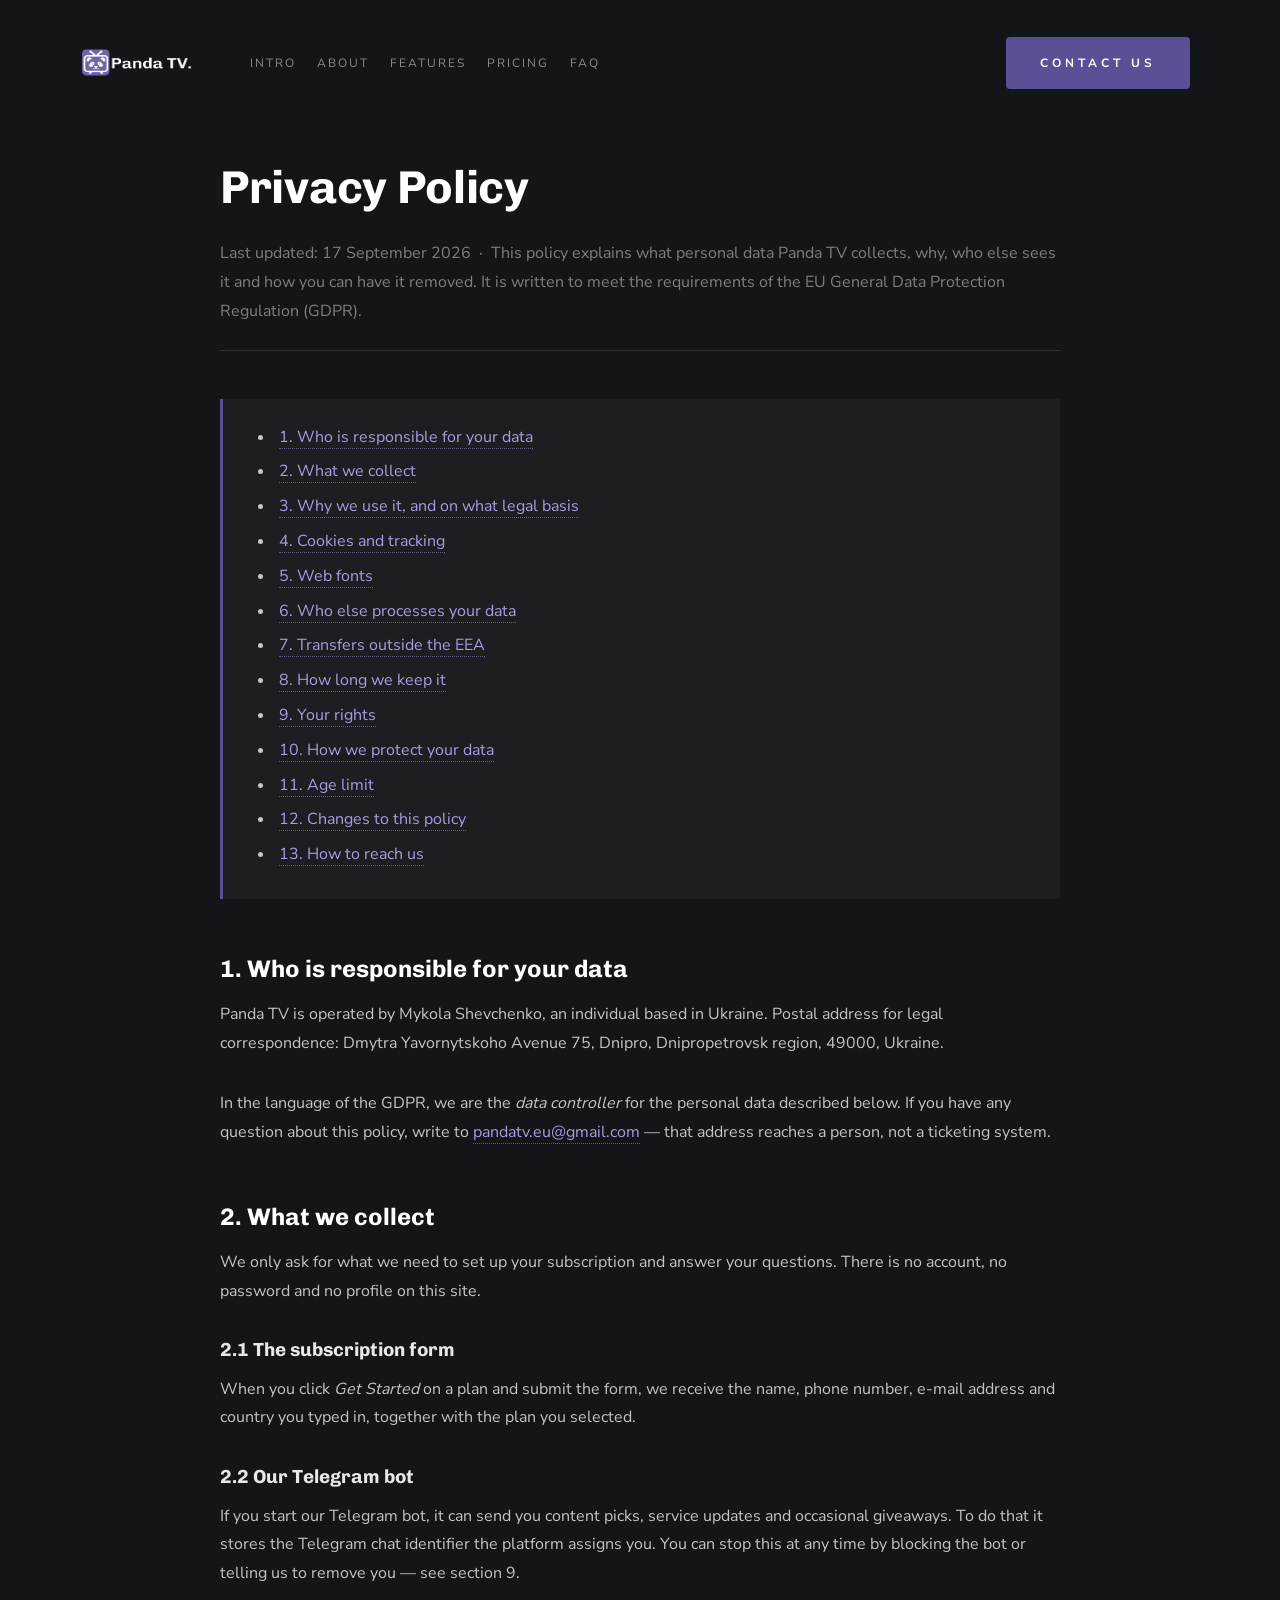
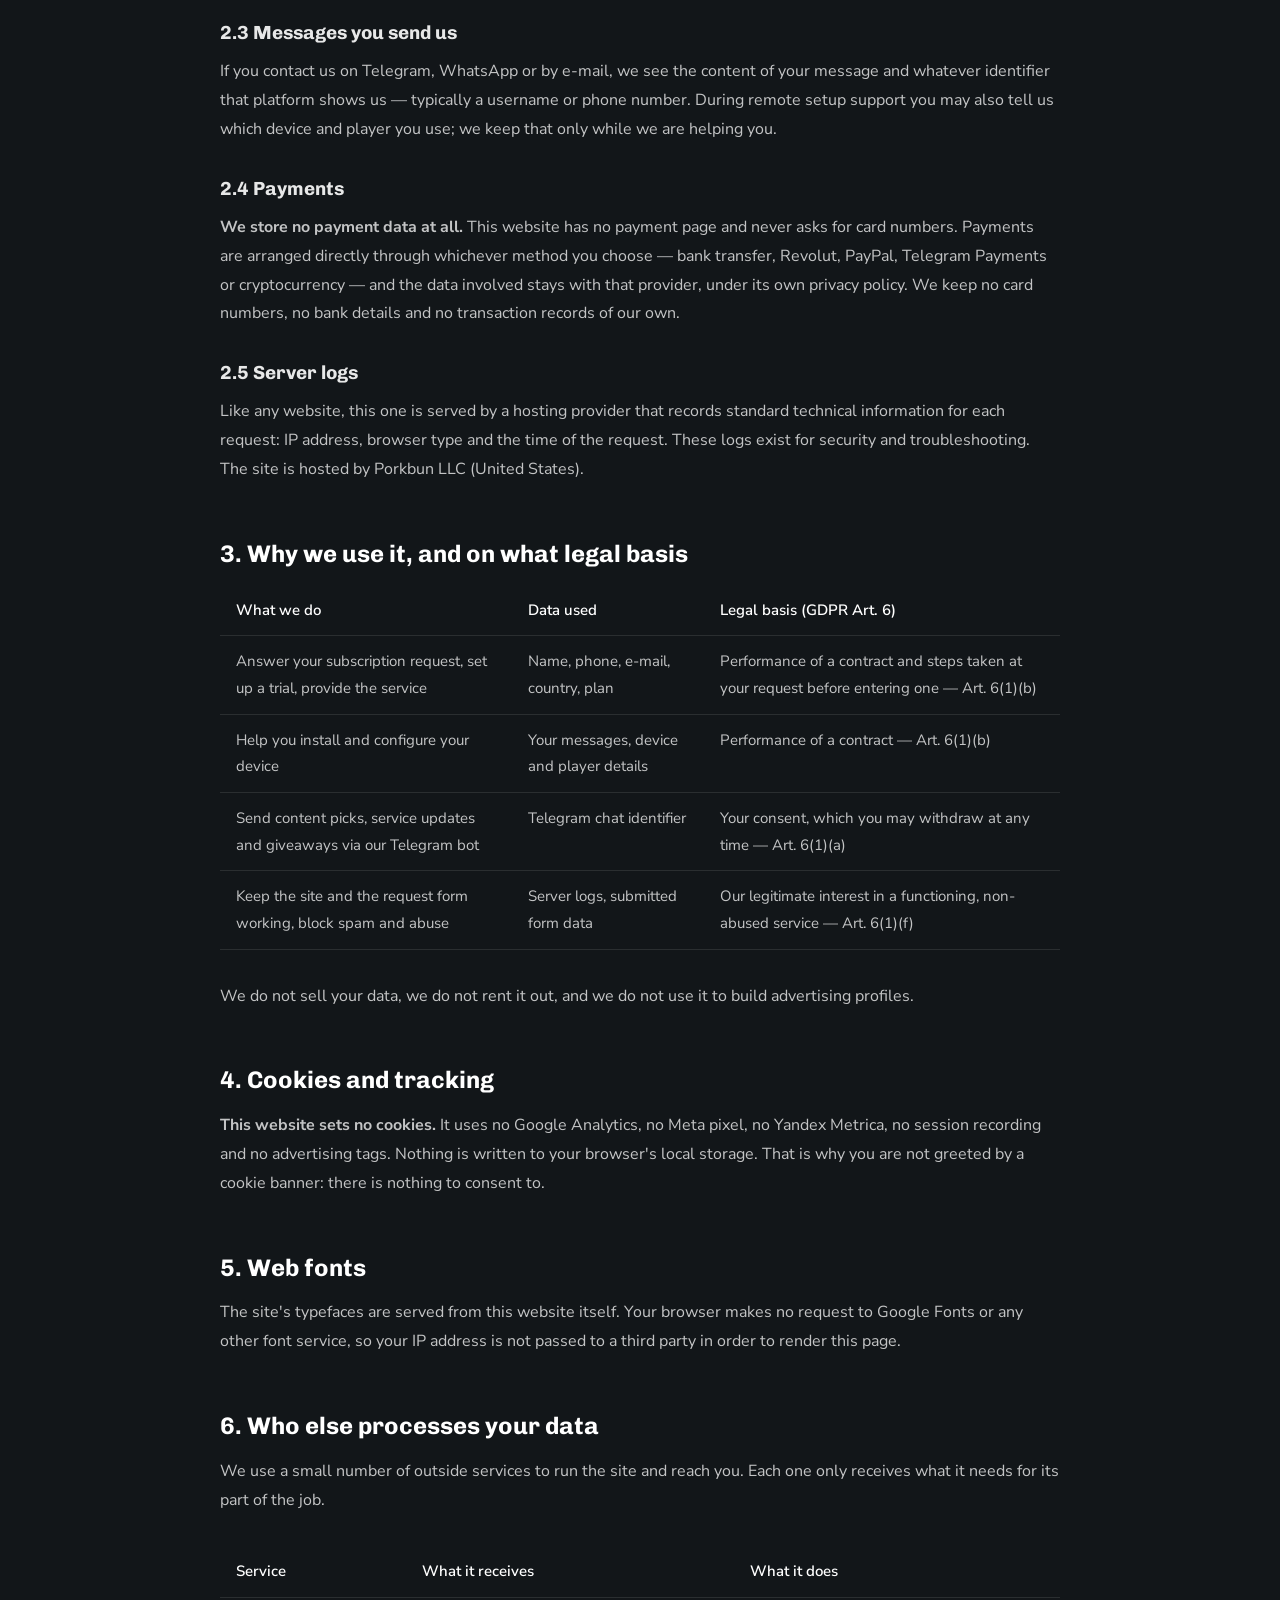
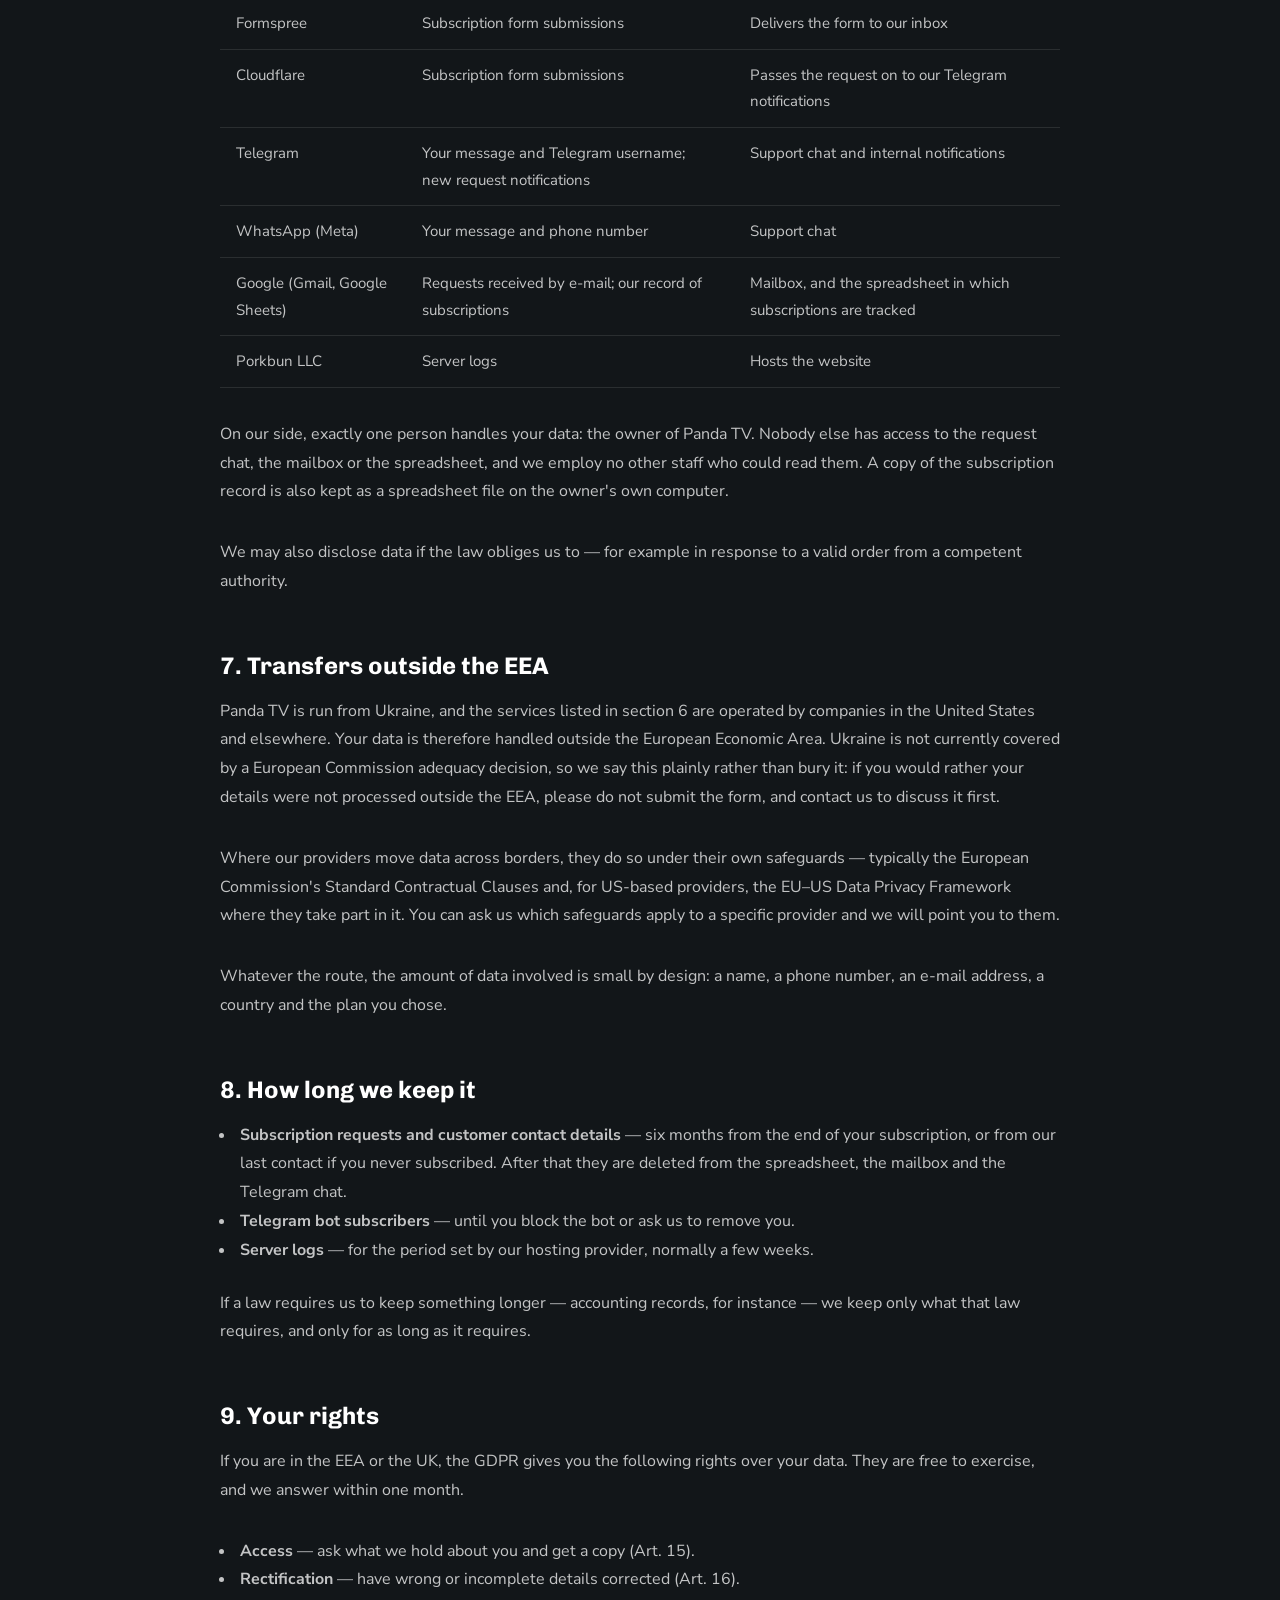
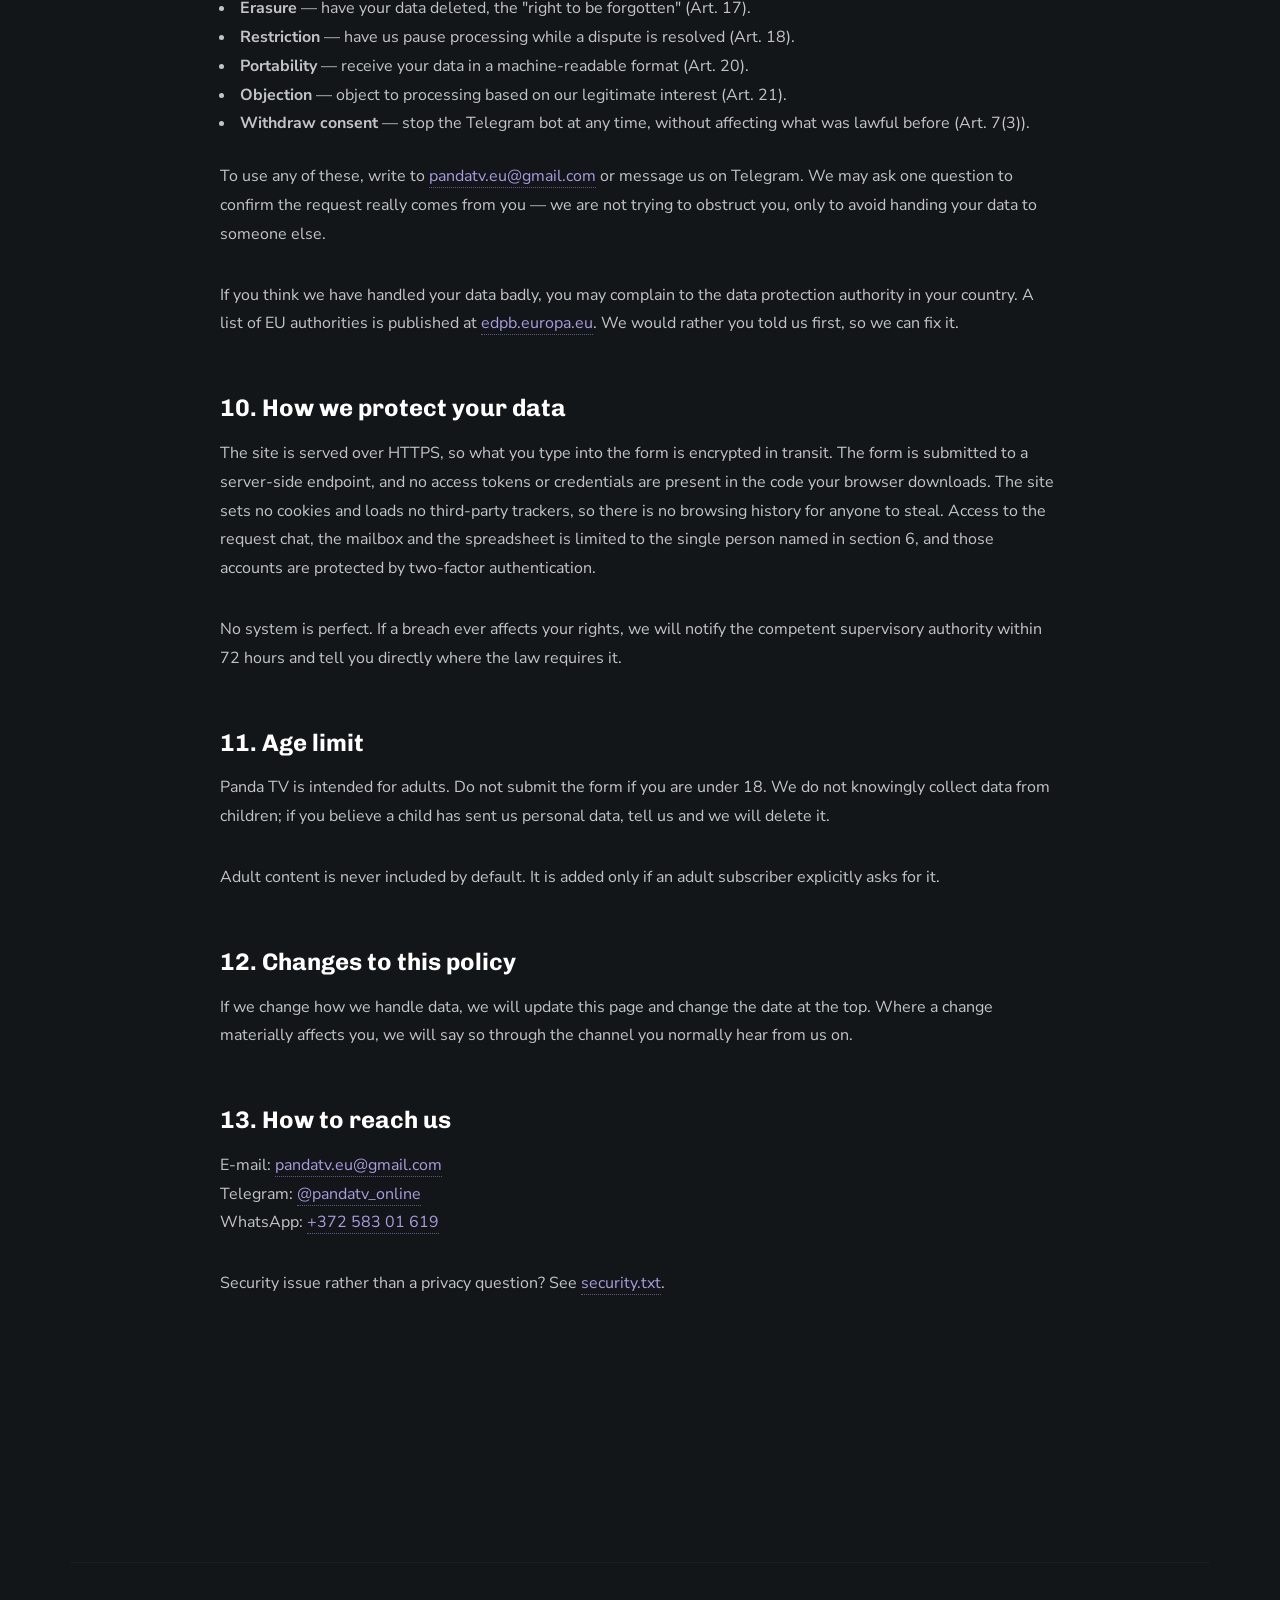
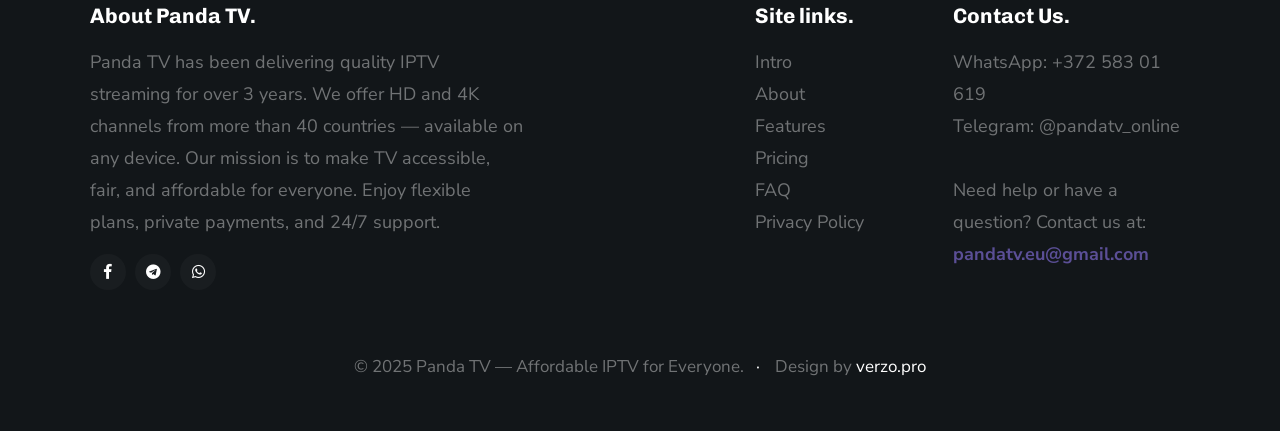
<file: PandaTV/privacy.html>
<!DOCTYPE html>
<html class="no-js" lang="en">
<head>

    <!--- basic page needs
    ================================================== -->
    <meta charset="utf-8">
    <title>Privacy Policy | Panda TV</title>
    <meta name="description" content="How Panda TV collects, uses and protects your personal data: what we ask for, who we share it with, how long we keep it and how to have it deleted.">
    <meta name="author" content="Panda TV">
    <meta name="robots" content="index, follow, max-snippet:-1">
    <link rel="canonical" href="https://pandatv.online/privacy.html">

    <!-- mobile specific metas
    ================================================== -->
    <meta name="viewport" content="width=device-width, initial-scale=1">
    <meta name="theme-color" content="#5b4f96">

    <!-- open graph
    ================================================== -->
    <meta property="og:type" content="website">
    <meta property="og:site_name" content="Panda TV">
    <meta property="og:locale" content="en_US">
    <meta property="og:url" content="https://pandatv.online/privacy.html">
    <meta property="og:title" content="Privacy Policy | Panda TV">
    <meta property="og:description" content="What personal data Panda TV collects, who processes it, how long it is kept and how to have it deleted.">
    <meta property="og:image" content="https://pandatv.online/images/og-cover.jpg">

    <!-- CSS
    ================================================== -->
    <link rel="stylesheet" href="css/fonts.css">
    <link rel="stylesheet" href="css/base.css">
    <link rel="stylesheet" href="css/vendor.css">
    <link rel="stylesheet" href="css/main.css">

    <!-- script
    ================================================== -->
    <script src="js/modernizr.js"></script>
    <script src="js/pace.min.js"></script>

    <!-- favicons & manifest
    ================================================== -->
    <link rel="shortcut icon" href="favicon.ico" type="image/x-icon">
    <link rel="icon" href="favicon.ico" type="image/x-icon">
    <link rel="icon" href="images/icons/icon-192.png" sizes="192x192" type="image/png">
    <link rel="apple-touch-icon" href="images/icons/apple-touch-icon.png" sizes="180x180">
    <link rel="manifest" href="site.webmanifest">

    <!-- page styles
    ================================================== -->
    <style>
        .s-legal {
            padding-top: 16rem;
            padding-bottom: 12rem;
            background-color: #121619;
            color: rgba(255, 255, 255, 0.75);
        }

        .legal-doc { max-width: 84rem; margin: 0 auto; }

        /* .display-1 рассчитан на светлые секции — здесь фон тёмный. */
        .legal-doc h1 {
            color: #ffffff;
            font-size: 4.6rem;
            line-height: 1.2;
            margin-bottom: 2.4rem;
        }

        .legal-doc__meta {
            font-size: 1.5rem;
            color: rgba(255, 255, 255, 0.45);
            margin-bottom: 4.8rem;
            padding-bottom: 2.4rem;
            border-bottom: 1px solid rgba(255, 255, 255, 0.1);
        }

        .legal-doc h2 {
            color: #ffffff;
            font-size: 2.4rem;
            margin-top: 5.6rem;
            margin-bottom: 1.6rem;
        }

        .legal-doc h3 {
            color: rgba(255, 255, 255, 0.9);
            font-size: 1.9rem;
            margin-top: 3.2rem;
            margin-bottom: 1.2rem;
        }

        .legal-doc p,
        .legal-doc li { font-size: 1.6rem; line-height: 1.8; }
        .legal-doc ul { margin-bottom: 2.4rem; }
        .legal-doc a { color: #a99ce0; border-bottom: 1px dotted rgba(169, 156, 224, 0.5); }
        .legal-doc a:hover { color: #ffffff; }

        .legal-doc table {
            width: 100%;
            margin-bottom: 3.2rem;
            font-size: 1.5rem;
            border-collapse: collapse;
        }

        .legal-doc th,
        .legal-doc td {
            padding: 1.2rem 1.6rem;
            text-align: left;
            vertical-align: top;
            border-bottom: 1px solid rgba(255, 255, 255, 0.1);
        }

        .legal-doc th { color: #ffffff; font-weight: 600; }

        .legal-doc__toc {
            background-color: rgba(255, 255, 255, 0.04);
            border-left: 3px solid #5b4f96;
            padding: 2.4rem 3.2rem;
            margin-bottom: 4rem;
        }

        .legal-doc__toc ul { margin: 0; padding-left: 2rem; }
        .legal-doc__toc li { margin-bottom: 0.6rem; }

        /* Незаполненные места. Пока на странице есть хоть один такой блок,
           публиковать её нельзя — он намеренно кричащий. */
        .fill-me {
            display: inline-block;
            background-color: #ffe14d;
            color: #121619;
            font-weight: 700;
            padding: 0.2rem 0.8rem;
            border-radius: 3px;
        }

        @media screen and (max-width: 600px) {
            .s-legal { padding-top: 12rem; }
            .legal-doc__toc { padding: 2rem; }
            .legal-doc table, .legal-doc thead, .legal-doc tbody,
            .legal-doc th, .legal-doc td, .legal-doc tr { display: block; }
            .legal-doc thead { display: none; }
            .legal-doc td { border-bottom: none; padding: 0.4rem 0; }
            .legal-doc tr {
                border-bottom: 1px solid rgba(255, 255, 255, 0.1);
                padding: 1.2rem 0;
            }
        }
    </style>

</head>

<body id="top">

    <!-- preloader
    ================================================== -->
    <div id="preloader">
        <div id="loader" class="dots-jump">
            <div></div>
            <div></div>
            <div></div>
        </div>
    </div>


    <!-- header
    ================================================== -->
    <header class="s-header">

        <div class="row">
            <div class="header-logo">
                <a class="site-logo" href="index.html">
                    <img src="images/Logo.png" alt="Panda TV — IPTV and TorrServe streaming" width="130" height="36">
                </a>
            </div>

            <nav class="header-nav-wrap">
                <ul class="header-main-nav">
                    <li><a href="index.html#home" title="intro">Intro</a></li>
                    <li><a href="index.html#about" title="about">About</a></li>
                    <li><a href="index.html#features" title="features">Features</a></li>
                    <li><a href="index.html#pricing" title="pricing">Pricing</a></li>
                    <li><a href="index.html#download" title="download">FAQ</a></li>
                </ul>

                <div class="header-cta">
                    <a href="mailto:pandatv.eu@gmail.com" class="btn btn--primary header-cta__btn">Contact Us</a>
                </div>
            </nav> <!-- end header-nav-wrap -->

            <a class="header-menu-toggle" href="#"><span>Menu</span></a>
        </div>

    </header> <!-- end header -->


    <!-- legal content
    ================================================== -->
    <section class="s-legal">

        <div class="row">
            <div class="col-full">
                <div class="legal-doc">

                    <h1 class="display-1">Privacy Policy</h1>

                    <p class="legal-doc__meta">
                        Last updated: 17 September 2026 &nbsp;·&nbsp;
                        This policy explains what personal data Panda TV collects, why, who else
                        sees it and how you can have it removed. It is written to meet the
                        requirements of the EU General Data Protection Regulation (GDPR).
                    </p>

                    <div class="legal-doc__toc">
                        <ul>
                            <li><a href="#controller">1. Who is responsible for your data</a></li>
                            <li><a href="#what-we-collect">2. What we collect</a></li>
                            <li><a href="#why">3. Why we use it, and on what legal basis</a></li>
                            <li><a href="#no-tracking">4. Cookies and tracking</a></li>
                            <li><a href="#fonts">5. Web fonts</a></li>
                            <li><a href="#recipients">6. Who else processes your data</a></li>
                            <li><a href="#transfers">7. Transfers outside the EEA</a></li>
                            <li><a href="#retention">8. How long we keep it</a></li>
                            <li><a href="#rights">9. Your rights</a></li>
                            <li><a href="#security">10. How we protect your data</a></li>
                            <li><a href="#children">11. Age limit</a></li>
                            <li><a href="#changes">12. Changes to this policy</a></li>
                            <li><a href="#contact">13. How to reach us</a></li>
                        </ul>
                    </div>


                    <h2 id="controller">1. Who is responsible for your data</h2>

                    <p>
                        Panda TV is operated by Mykola Shevchenko, an individual
                        based in Ukraine. Postal address for legal correspondence:
                        Dmytra Yavornytskoho Avenue 75, Dnipro, Dnipropetrovsk region, 49000, Ukraine.
                    </p>

                    <p>
                        In the language of the GDPR, we are the <em>data controller</em> for the
                        personal data described below. If you have any question about this policy,
                        write to <a href="mailto:pandatv.eu@gmail.com">pandatv.eu@gmail.com</a> —
                        that address reaches a person, not a ticketing system.
                    </p>


                    <h2 id="what-we-collect">2. What we collect</h2>

                    <p>
                        We only ask for what we need to set up your subscription and answer your
                        questions. There is no account, no password and no profile on this site.
                    </p>

                    <h3>2.1 The subscription form</h3>

                    <p>
                        When you click <em>Get Started</em> on a plan and submit the form, we
                        receive the name, phone number, e-mail address and country you typed in,
                        together with the plan you selected.
                    </p>

                    <h3>2.2 Our Telegram bot</h3>

                    <p>
                        If you start our Telegram bot, it can send you content picks, service
                        updates and occasional giveaways. To do that it stores the Telegram chat
                        identifier the platform assigns you. You can stop this at any time by
                        blocking the bot or telling us to remove you — see section 9.
                    </p>

                    <h3>2.3 Messages you send us</h3>

                    <p>
                        If you contact us on Telegram, WhatsApp or by e-mail, we see the content of
                        your message and whatever identifier that platform shows us — typically a
                        username or phone number. During remote setup support you may also tell us
                        which device and player you use; we keep that only while we are helping you.
                    </p>

                    <h3>2.4 Payments</h3>

                    <p>
                        <strong>We store no payment data at all.</strong> This website has no payment
                        page and never asks for card numbers. Payments are arranged directly through
                        whichever method you choose — bank transfer, Revolut, PayPal, Telegram
                        Payments or cryptocurrency — and the data involved stays with that provider,
                        under its own privacy policy. We keep no card numbers, no bank details and no
                        transaction records of our own.
                    </p>

                    <h3>2.5 Server logs</h3>

                    <p>
                        Like any website, this one is served by a hosting provider that records
                        standard technical information for each request: IP address, browser type
                        and the time of the request. These logs exist for security and
                        troubleshooting.
                        The site is hosted by Porkbun LLC (United States).
                    </p>


                    <h2 id="why">3. Why we use it, and on what legal basis</h2>

                    <table>
                        <thead>
                            <tr>
                                <th>What we do</th>
                                <th>Data used</th>
                                <th>Legal basis (GDPR Art. 6)</th>
                            </tr>
                        </thead>
                        <tbody>
                            <tr>
                                <td>Answer your subscription request, set up a trial, provide the service</td>
                                <td>Name, phone, e-mail, country, plan</td>
                                <td>Performance of a contract and steps taken at your request before entering one — Art. 6(1)(b)</td>
                            </tr>
                            <tr>
                                <td>Help you install and configure your device</td>
                                <td>Your messages, device and player details</td>
                                <td>Performance of a contract — Art. 6(1)(b)</td>
                            </tr>
                            <tr>
                                <td>Send content picks, service updates and giveaways via our Telegram bot</td>
                                <td>Telegram chat identifier</td>
                                <td>Your consent, which you may withdraw at any time — Art. 6(1)(a)</td>
                            </tr>
                            <tr>
                                <td>Keep the site and the request form working, block spam and abuse</td>
                                <td>Server logs, submitted form data</td>
                                <td>Our legitimate interest in a functioning, non-abused service — Art. 6(1)(f)</td>
                            </tr>
                        </tbody>
                    </table>

                    <p>
                        We do not sell your data, we do not rent it out, and we do not use it to
                        build advertising profiles.
                    </p>


                    <h2 id="no-tracking">4. Cookies and tracking</h2>

                    <p>
                        <strong>This website sets no cookies.</strong> It uses no Google Analytics,
                        no Meta pixel, no Yandex Metrica, no session recording and no advertising
                        tags. Nothing is written to your browser's local storage. That is why you
                        are not greeted by a cookie banner: there is nothing to consent to.
                    </p>


                    <h2 id="fonts">5. Web fonts</h2>

                    <p>
                        The site's typefaces are served from this website itself. Your browser makes
                        no request to Google Fonts or any other font service, so your IP address is
                        not passed to a third party in order to render this page.
                    </p>


                    <h2 id="recipients">6. Who else processes your data</h2>

                    <p>
                        We use a small number of outside services to run the site and reach you.
                        Each one only receives what it needs for its part of the job.
                    </p>

                    <table>
                        <thead>
                            <tr>
                                <th>Service</th>
                                <th>What it receives</th>
                                <th>What it does</th>
                            </tr>
                        </thead>
                        <tbody>
                            <tr>
                                <td>Formspree</td>
                                <td>Subscription form submissions</td>
                                <td>Delivers the form to our inbox</td>
                            </tr>
                            <tr>
                                <td>Cloudflare</td>
                                <td>Subscription form submissions</td>
                                <td>Passes the request on to our Telegram notifications</td>
                            </tr>
                            <tr>
                                <td>Telegram</td>
                                <td>Your message and Telegram username; new request notifications</td>
                                <td>Support chat and internal notifications</td>
                            </tr>
                            <tr>
                                <td>WhatsApp (Meta)</td>
                                <td>Your message and phone number</td>
                                <td>Support chat</td>
                            </tr>
                            <tr>
                                <td>Google (Gmail, Google Sheets)</td>
                                <td>Requests received by e-mail; our record of subscriptions</td>
                                <td>Mailbox, and the spreadsheet in which subscriptions are tracked</td>
                            </tr>
                            <tr>
                                <td>Porkbun LLC</td>
                                <td>Server logs</td>
                                <td>Hosts the website</td>
                            </tr>
                        </tbody>
                    </table>

                    <p>
                        On our side, exactly one person handles your data: the owner of Panda TV.
                        Nobody else has access to the request chat, the mailbox or the spreadsheet,
                        and we employ no other staff who could read them. A copy of the subscription
                        record is also kept as a spreadsheet file on the owner's own computer.
                    </p>

                    <p>
                        We may also disclose data if the law obliges us to — for example in response
                        to a valid order from a competent authority.
                    </p>


                    <h2 id="transfers">7. Transfers outside the EEA</h2>

                    <p>
                        Panda TV is run from Ukraine, and the services listed in section 6 are
                        operated by companies in the United States and elsewhere. Your data is
                        therefore handled outside the European Economic Area. Ukraine is not
                        currently covered by a European Commission adequacy decision, so we say this
                        plainly rather than bury it: if you would rather your details were not
                        processed outside the EEA, please do not submit the form, and contact us to
                        discuss it first.
                    </p>

                    <p>
                        Where our providers move data across borders, they do so under their own
                        safeguards — typically the European Commission's Standard Contractual
                        Clauses and, for US-based providers, the EU–US Data Privacy Framework where
                        they take part in it. You can ask us which safeguards apply to a specific
                        provider and we will point you to them.
                    </p>

                    <p>
                        Whatever the route, the amount of data involved is small by design: a name, a
                        phone number, an e-mail address, a country and the plan you chose.
                    </p>


                    <h2 id="retention">8. How long we keep it</h2>

                    <ul>
                        <li>
                            <strong>Subscription requests and customer contact details</strong> —
                            six months from the end of your subscription, or from our last contact
                            if you never subscribed. After that they are deleted from the
                            spreadsheet, the mailbox and the Telegram chat.
                        </li>
                        <li>
                            <strong>Telegram bot subscribers</strong> — until you block the bot or
                            ask us to remove you.
                        </li>
                        <li>
                            <strong>Server logs</strong> — for the period set by our hosting
                            provider, normally a few weeks.
                        </li>
                    </ul>

                    <p>
                        If a law requires us to keep something longer — accounting records, for
                        instance — we keep only what that law requires, and only for as long as it
                        requires.
                    </p>


                    <h2 id="rights">9. Your rights</h2>

                    <p>
                        If you are in the EEA or the UK, the GDPR gives you the following rights
                        over your data. They are free to exercise, and we answer within one month.
                    </p>

                    <ul>
                        <li><strong>Access</strong> — ask what we hold about you and get a copy (Art. 15).</li>
                        <li><strong>Rectification</strong> — have wrong or incomplete details corrected (Art. 16).</li>
                        <li><strong>Erasure</strong> — have your data deleted, the "right to be forgotten" (Art. 17).</li>
                        <li><strong>Restriction</strong> — have us pause processing while a dispute is resolved (Art. 18).</li>
                        <li><strong>Portability</strong> — receive your data in a machine-readable format (Art. 20).</li>
                        <li><strong>Objection</strong> — object to processing based on our legitimate interest (Art. 21).</li>
                        <li><strong>Withdraw consent</strong> — stop the Telegram bot at any time, without affecting what was lawful before (Art. 7(3)).</li>
                    </ul>

                    <p>
                        To use any of these, write to
                        <a href="mailto:pandatv.eu@gmail.com">pandatv.eu@gmail.com</a> or message us
                        on Telegram. We may ask one question to confirm the request really comes from
                        you — we are not trying to obstruct you, only to avoid handing your data to
                        someone else.
                    </p>

                    <p>
                        If you think we have handled your data badly, you may complain to the data
                        protection authority in your country. A list of EU authorities is published
                        at
                        <a href="https://edpb.europa.eu/about-edpb/about-edpb/members_en" rel="noopener" target="_blank">edpb.europa.eu</a>.
                        We would rather you told us first, so we can fix it.
                    </p>


                    <h2 id="security">10. How we protect your data</h2>

                    <p>
                        The site is served over HTTPS, so what you type into the form is encrypted
                        in transit. The form is submitted to a server-side endpoint, and no access
                        tokens or credentials are present in the code your browser downloads. The
                        site sets no cookies and loads no third-party trackers, so there is no
                        browsing history for anyone to steal. Access to the request chat, the mailbox
                        and the spreadsheet is limited to the single person named in section 6, and
                        those accounts are protected by two-factor authentication.
                    </p>

                    <p>
                        No system is perfect. If a breach ever affects your rights, we will notify
                        the competent supervisory authority within 72 hours and tell you directly
                        where the law requires it.
                    </p>


                    <h2 id="children">11. Age limit</h2>

                    <p>
                        Panda TV is intended for adults. Do not submit the form if you are under 18.
                        We do not knowingly collect data from children; if you believe a child has
                        sent us personal data, tell us and we will delete it.
                    </p>

                    <p>
                        Adult content is never included by default. It is added only if an adult
                        subscriber explicitly asks for it.
                    </p>


                    <h2 id="changes">12. Changes to this policy</h2>

                    <p>
                        If we change how we handle data, we will update this page and change the
                        date at the top. Where a change materially affects you, we will say so
                        through the channel you normally hear from us on.
                    </p>


                    <h2 id="contact">13. How to reach us</h2>

                    <p>
                        E-mail: <a href="mailto:pandatv.eu@gmail.com">pandatv.eu@gmail.com</a><br>
                        Telegram: <a href="https://t.me/pandatv_online" rel="noopener" target="_blank">@pandatv_online</a><br>
                        WhatsApp: <a href="https://wa.me/37258301619" rel="noopener" target="_blank">+372 583 01 619</a>
                    </p>

                    <p>
                        Security issue rather than a privacy question? See
                        <a href="/.well-known/security.txt">security.txt</a>.
                    </p>

                </div>
            </div>
        </div>

    </section> <!-- end s-legal -->


    <!-- footer
    ================================================== -->
    <footer class="s-footer footer">

        <div class="row footer__bottom">

            <div class="footer__about col-five tab-full left">

                <h4>About Panda TV.</h4>

                <p>
                Panda TV has been delivering quality IPTV streaming for over 3 years.
                We offer HD and 4K channels from more than 40 countries — available on any device.
                Our mission is to make TV accessible, fair, and affordable for everyone.
                Enjoy flexible plans, private payments, and 24/7 support.
                </p>

                <ul class="footer__social">
                    <li><a href="https://www.facebook.com/share/1AhXuobpCY/"><i class="fab fa-facebook-f" aria-hidden="true"></i></a></li>
                    <li><a href="https://t.me/pandatv_online"><i class="fab fa-telegram" aria-hidden="true"></i></a></li>
                    <li><a href="https://wa.me/37258301619"><i class="fab fa-whatsapp" aria-hidden="true"></i></a></li>
                </ul>
            </div>

            <div class="col-five md-seven tab-full right end">
                <div class="row">

                    <div class="footer__site-links col-five mob-full">
                        <h4>Site links.</h4>

                        <ul class="footer__site-links">
                            <li><a href="index.html#home">Intro</a></li>
                            <li><a href="index.html#about">About</a></li>
                            <li><a href="index.html#features">Features</a></li>
                            <li><a href="index.html#pricing">Pricing</a></li>
                            <li><a href="index.html#download">FAQ</a></li>
                            <li><a href="privacy.html">Privacy Policy</a></li>
                        </ul>
                    </div>

                    <div class="footer__contact col-seven mob-full">
                        <h4>Contact Us.</h4>

                        <p>
                        WhatsApp: +372 583 01 619 <br>
                        Telegram: @pandatv_online
                        </p>
                        <p>
                        Need help or have a question? Contact us at: <br>
                        <a href="mailto:pandatv.eu@gmail.com" class="footer__mail-link">pandatv.eu@gmail.com</a>
                        </p>
                    </div>

                </div>
            </div>

            <div class="col-full ss-copyright">
                <span>&copy; 2025 Panda TV — Affordable IPTV for Everyone.</span>
                <span>Design by <a href="https://verzo.pro" rel="noopener" target="_blank">verzo.pro</a></span>
            </div>

        </div> <!-- end footer__bottom -->

        <div class="go-top">
            <a class="smoothscroll" title="Back to Top" href="#top"></a>
        </div>

    </footer> <!-- end s-footer -->


    <!-- Java Script
    ================================================== -->
    <script src="js/jquery-3.2.1.min.js"></script>
    <script src="js/plugins.js"></script>
    <script src="js/main.js"></script>

</body>

</html>
</file>
<file: PandaTV/css/fonts.css>
/* -------------------------------------------------------------------
 * Локальные шрифты Nunito Sans и Chivo.
 *
 * Раньше грузились через @import с fonts.googleapis.com — при этом IP
 * каждого посетителя уходил в Google (США). Теперь файлы лежат рядом:
 * в Google не уходит ничего, и на один внешний запрос меньше.
 *
 * Только подмножества latin и latin-ext — сайт англоязычный.
 * Обновить: перекачать с Google Fonts и заменить файлы в css/fonts/.
 * ------------------------------------------------------------------- */

/* latin-ext */
@font-face {
  font-family: 'Chivo';
  font-style: italic;
  font-weight: 700;
  font-display: swap;
  src: url(fonts/chivo-700i-latin-ext.woff2) format('woff2');
  unicode-range: U+0100-02BA, U+02BD-02C5, U+02C7-02CC, U+02CE-02D7, U+02DD-02FF, U+0304, U+0308, U+0329, U+1D00-1DBF, U+1E00-1E9F, U+1EF2-1EFF, U+2020, U+20A0-20AB, U+20AD-20C0, U+2113, U+2C60-2C7F, U+A720-A7FF;
}

/* latin */
@font-face {
  font-family: 'Chivo';
  font-style: italic;
  font-weight: 700;
  font-display: swap;
  src: url(fonts/chivo-700i-latin.woff2) format('woff2');
  unicode-range: U+0000-00FF, U+0131, U+0152-0153, U+02BB-02BC, U+02C6, U+02DA, U+02DC, U+0304, U+0308, U+0329, U+2000-206F, U+20AC, U+2122, U+2191, U+2193, U+2212, U+2215, U+FEFF, U+FFFD;
}

/* latin-ext */
@font-face {
  font-family: 'Chivo';
  font-style: normal;
  font-weight: 300;
  font-display: swap;
  src: url(fonts/chivo-300-latin-ext.woff2) format('woff2');
  unicode-range: U+0100-02BA, U+02BD-02C5, U+02C7-02CC, U+02CE-02D7, U+02DD-02FF, U+0304, U+0308, U+0329, U+1D00-1DBF, U+1E00-1E9F, U+1EF2-1EFF, U+2020, U+20A0-20AB, U+20AD-20C0, U+2113, U+2C60-2C7F, U+A720-A7FF;
}

/* latin */
@font-face {
  font-family: 'Chivo';
  font-style: normal;
  font-weight: 300;
  font-display: swap;
  src: url(fonts/chivo-300-latin.woff2) format('woff2');
  unicode-range: U+0000-00FF, U+0131, U+0152-0153, U+02BB-02BC, U+02C6, U+02DA, U+02DC, U+0304, U+0308, U+0329, U+2000-206F, U+20AC, U+2122, U+2191, U+2193, U+2212, U+2215, U+FEFF, U+FFFD;
}

/* latin-ext */
@font-face {
  font-family: 'Chivo';
  font-style: normal;
  font-weight: 400;
  font-display: swap;
  src: url(fonts/chivo-400-latin-ext.woff2) format('woff2');
  unicode-range: U+0100-02BA, U+02BD-02C5, U+02C7-02CC, U+02CE-02D7, U+02DD-02FF, U+0304, U+0308, U+0329, U+1D00-1DBF, U+1E00-1E9F, U+1EF2-1EFF, U+2020, U+20A0-20AB, U+20AD-20C0, U+2113, U+2C60-2C7F, U+A720-A7FF;
}

/* latin */
@font-face {
  font-family: 'Chivo';
  font-style: normal;
  font-weight: 400;
  font-display: swap;
  src: url(fonts/chivo-400-latin.woff2) format('woff2');
  unicode-range: U+0000-00FF, U+0131, U+0152-0153, U+02BB-02BC, U+02C6, U+02DA, U+02DC, U+0304, U+0308, U+0329, U+2000-206F, U+20AC, U+2122, U+2191, U+2193, U+2212, U+2215, U+FEFF, U+FFFD;
}

/* latin-ext */
@font-face {
  font-family: 'Chivo';
  font-style: normal;
  font-weight: 700;
  font-display: swap;
  src: url(fonts/chivo-700-latin-ext.woff2) format('woff2');
  unicode-range: U+0100-02BA, U+02BD-02C5, U+02C7-02CC, U+02CE-02D7, U+02DD-02FF, U+0304, U+0308, U+0329, U+1D00-1DBF, U+1E00-1E9F, U+1EF2-1EFF, U+2020, U+20A0-20AB, U+20AD-20C0, U+2113, U+2C60-2C7F, U+A720-A7FF;
}

/* latin */
@font-face {
  font-family: 'Chivo';
  font-style: normal;
  font-weight: 700;
  font-display: swap;
  src: url(fonts/chivo-700-latin.woff2) format('woff2');
  unicode-range: U+0000-00FF, U+0131, U+0152-0153, U+02BB-02BC, U+02C6, U+02DA, U+02DC, U+0304, U+0308, U+0329, U+2000-206F, U+20AC, U+2122, U+2191, U+2193, U+2212, U+2215, U+FEFF, U+FFFD;
}

/* latin-ext */
@font-face {
  font-family: 'Chivo';
  font-style: normal;
  font-weight: 900;
  font-display: swap;
  src: url(fonts/chivo-900-latin-ext.woff2) format('woff2');
  unicode-range: U+0100-02BA, U+02BD-02C5, U+02C7-02CC, U+02CE-02D7, U+02DD-02FF, U+0304, U+0308, U+0329, U+1D00-1DBF, U+1E00-1E9F, U+1EF2-1EFF, U+2020, U+20A0-20AB, U+20AD-20C0, U+2113, U+2C60-2C7F, U+A720-A7FF;
}

/* latin */
@font-face {
  font-family: 'Chivo';
  font-style: normal;
  font-weight: 900;
  font-display: swap;
  src: url(fonts/chivo-900-latin.woff2) format('woff2');
  unicode-range: U+0000-00FF, U+0131, U+0152-0153, U+02BB-02BC, U+02C6, U+02DA, U+02DC, U+0304, U+0308, U+0329, U+2000-206F, U+20AC, U+2122, U+2191, U+2193, U+2212, U+2215, U+FEFF, U+FFFD;
}

/* latin-ext */
@font-face {
  font-family: 'Nunito Sans';
  font-style: normal;
  font-weight: 300;
  font-stretch: 100%;
  font-display: swap;
  src: url(fonts/nunitosans-300-latin-ext.woff2) format('woff2');
  unicode-range: U+0100-02BA, U+02BD-02C5, U+02C7-02CC, U+02CE-02D7, U+02DD-02FF, U+0304, U+0308, U+0329, U+1D00-1DBF, U+1E00-1E9F, U+1EF2-1EFF, U+2020, U+20A0-20AB, U+20AD-20C0, U+2113, U+2C60-2C7F, U+A720-A7FF;
}

/* latin */
@font-face {
  font-family: 'Nunito Sans';
  font-style: normal;
  font-weight: 300;
  font-stretch: 100%;
  font-display: swap;
  src: url(fonts/nunitosans-300-latin.woff2) format('woff2');
  unicode-range: U+0000-00FF, U+0131, U+0152-0153, U+02BB-02BC, U+02C6, U+02DA, U+02DC, U+0304, U+0308, U+0329, U+2000-206F, U+20AC, U+2122, U+2191, U+2193, U+2212, U+2215, U+FEFF, U+FFFD;
}

/* latin-ext */
@font-face {
  font-family: 'Nunito Sans';
  font-style: normal;
  font-weight: 400;
  font-stretch: 100%;
  font-display: swap;
  src: url(fonts/nunitosans-400-latin-ext.woff2) format('woff2');
  unicode-range: U+0100-02BA, U+02BD-02C5, U+02C7-02CC, U+02CE-02D7, U+02DD-02FF, U+0304, U+0308, U+0329, U+1D00-1DBF, U+1E00-1E9F, U+1EF2-1EFF, U+2020, U+20A0-20AB, U+20AD-20C0, U+2113, U+2C60-2C7F, U+A720-A7FF;
}

/* latin */
@font-face {
  font-family: 'Nunito Sans';
  font-style: normal;
  font-weight: 400;
  font-stretch: 100%;
  font-display: swap;
  src: url(fonts/nunitosans-400-latin.woff2) format('woff2');
  unicode-range: U+0000-00FF, U+0131, U+0152-0153, U+02BB-02BC, U+02C6, U+02DA, U+02DC, U+0304, U+0308, U+0329, U+2000-206F, U+20AC, U+2122, U+2191, U+2193, U+2212, U+2215, U+FEFF, U+FFFD;
}

/* latin-ext */
@font-face {
  font-family: 'Nunito Sans';
  font-style: normal;
  font-weight: 500;
  font-stretch: 100%;
  font-display: swap;
  src: url(fonts/nunitosans-500-latin-ext.woff2) format('woff2');
  unicode-range: U+0100-02BA, U+02BD-02C5, U+02C7-02CC, U+02CE-02D7, U+02DD-02FF, U+0304, U+0308, U+0329, U+1D00-1DBF, U+1E00-1E9F, U+1EF2-1EFF, U+2020, U+20A0-20AB, U+20AD-20C0, U+2113, U+2C60-2C7F, U+A720-A7FF;
}

/* latin */
@font-face {
  font-family: 'Nunito Sans';
  font-style: normal;
  font-weight: 500;
  font-stretch: 100%;
  font-display: swap;
  src: url(fonts/nunitosans-500-latin.woff2) format('woff2');
  unicode-range: U+0000-00FF, U+0131, U+0152-0153, U+02BB-02BC, U+02C6, U+02DA, U+02DC, U+0304, U+0308, U+0329, U+2000-206F, U+20AC, U+2122, U+2191, U+2193, U+2212, U+2215, U+FEFF, U+FFFD;
}

/* latin-ext */
@font-face {
  font-family: 'Nunito Sans';
  font-style: normal;
  font-weight: 600;
  font-stretch: 100%;
  font-display: swap;
  src: url(fonts/nunitosans-600-latin-ext.woff2) format('woff2');
  unicode-range: U+0100-02BA, U+02BD-02C5, U+02C7-02CC, U+02CE-02D7, U+02DD-02FF, U+0304, U+0308, U+0329, U+1D00-1DBF, U+1E00-1E9F, U+1EF2-1EFF, U+2020, U+20A0-20AB, U+20AD-20C0, U+2113, U+2C60-2C7F, U+A720-A7FF;
}

/* latin */
@font-face {
  font-family: 'Nunito Sans';
  font-style: normal;
  font-weight: 600;
  font-stretch: 100%;
  font-display: swap;
  src: url(fonts/nunitosans-600-latin.woff2) format('woff2');
  unicode-range: U+0000-00FF, U+0131, U+0152-0153, U+02BB-02BC, U+02C6, U+02DA, U+02DC, U+0304, U+0308, U+0329, U+2000-206F, U+20AC, U+2122, U+2191, U+2193, U+2212, U+2215, U+FEFF, U+FFFD;
}

/* latin-ext */
@font-face {
  font-family: 'Nunito Sans';
  font-style: normal;
  font-weight: 700;
  font-stretch: 100%;
  font-display: swap;
  src: url(fonts/nunitosans-700-latin-ext.woff2) format('woff2');
  unicode-range: U+0100-02BA, U+02BD-02C5, U+02C7-02CC, U+02CE-02D7, U+02DD-02FF, U+0304, U+0308, U+0329, U+1D00-1DBF, U+1E00-1E9F, U+1EF2-1EFF, U+2020, U+20A0-20AB, U+20AD-20C0, U+2113, U+2C60-2C7F, U+A720-A7FF;
}

/* latin */
@font-face {
  font-family: 'Nunito Sans';
  font-style: normal;
  font-weight: 700;
  font-stretch: 100%;
  font-display: swap;
  src: url(fonts/nunitosans-700-latin.woff2) format('woff2');
  unicode-range: U+0000-00FF, U+0131, U+0152-0153, U+02BB-02BC, U+02C6, U+02DA, U+02DC, U+0304, U+0308, U+0329, U+2000-206F, U+20AC, U+2122, U+2191, U+2193, U+2212, U+2215, U+FEFF, U+FFFD;
}
</file>
<file: PandaTV/css/base.css>
/* =================================================================== 
 *
 *  Kairos v1.0 Base Stylesheet
 *  11-06-2018
 *  ------------------------------------------------------------------
 *
 *  TOC:
 *  # imports 
 *  # normalize
 *  # basic/base setup styles 
 *    ## Media
 *    ## Typography resets 
 *    ## links 
 *    ## inputs
 *  # grid
 *    ## medium size devices  
 *    ## tablets   
 *    ## mobile devices
 *    ## small mobile devices
 *  # block grids
 *    ## medium size devices
 *    ## tablets
 *    ## mobile devices
 *  # MISC
 *
 * =================================================================== */



/* ===================================================================
 * # imports 
 *
 * ------------------------------------------------------------------- */
/* Шрифты подключены локально через <link href="css/fonts.css"> в HTML. */
@import url("font-awesome/css/fontawesome-all.css");
@import url("micons/micons.css");



/* ===================================================================
 * # normalize
 * normalize.css v5.0.0 | MIT License |
 * github.com/necolas/normalize.css
 *
 * ------------------------------------------------------------------- */
html {
  font-family: sans-serif;
  line-height: 1.15;
  -ms-text-size-adjust: 100%;
  -webkit-text-size-adjust: 100%;
}

body {
  margin: 0;
}

article,
aside,
footer,
header,
nav,
section {
  display: block;
}

h1 {
  font-size: 2em;
  margin: 0.67em 0;
}

figcaption,
figure,
main {
  display: block;
}

figure {
  margin: 1em 40px;
}

hr {
  box-sizing: content-box;
  height: 0;
  overflow: visible;
}

pre {
  font-family: monospace, monospace;
  font-size: 1em;
}

a {
  background-color: transparent;
  -webkit-text-decoration-skip: objects;
}

a:active,
a:hover {
  outline-width: 0;
}

abbr[title] {
  border-bottom: none;
  text-decoration: underline;
  text-decoration: underline dotted;
}

b,
strong {
  font-weight: inherit;
}

b,
strong {
  font-weight: bolder;
}

code,
kbd,
samp {
  font-family: monospace, monospace;
  font-size: 1em;
}

dfn {
  font-style: italic;
}

mark {
  background-color: #ff0;
  color: #000;
}

small {
  font-size: 80%;
}

sub,
sup {
  font-size: 75%;
  line-height: 0;
  position: relative;
  vertical-align: baseline;
}

sub {
  bottom: -0.25em;
}

sup {
  top: -0.5em;
}

audio,
video {
  display: inline-block;
}

audio:not([controls]) {
  display: none;
  height: 0;
}

img {
  border-style: none;
}

svg:not(:root) {
  overflow: hidden;
}

button,
input,
optgroup,
select,
textarea {
  font-family: sans-serif;
  font-size: 100%;
  line-height: 1.15;
  margin: 0;
}

button,
input {
  overflow: visible;
}

button,
select {
  text-transform: none;
}

button,
html [type="button"],
[type="reset"],
[type="submit"] {
  -webkit-appearance: button;
}

button::-moz-focus-inner,
[type="button"]::-moz-focus-inner,
[type="reset"]::-moz-focus-inner,
[type="submit"]::-moz-focus-inner {
  border-style: none;
  padding: 0;
}

button:-moz-focusring,
[type="button"]:-moz-focusring,
[type="reset"]:-moz-focusring,
[type="submit"]:-moz-focusring {
  outline: 1px dotted ButtonText;
}

fieldset {
  border: 1px solid #c0c0c0;
  margin: 0 2px;
  padding: 0.35em 0.625em 0.75em;
}

legend {
  box-sizing: border-box;
  color: inherit;
  display: table;
  max-width: 100%;
  padding: 0;
  white-space: normal;
}

progress {
  display: inline-block;
  vertical-align: baseline;
}

textarea {
  overflow: auto;
}

[type="checkbox"],
[type="radio"] {
  box-sizing: border-box;
  padding: 0;
}

[type="number"]::-webkit-inner-spin-button,
[type="number"]::-webkit-outer-spin-button {
  height: auto;
}

[type="search"] {
  -webkit-appearance: textfield;
  outline-offset: -2px;
}

[type="search"]::-webkit-search-cancel-button,
[type="search"]::-webkit-search-decoration {
  -webkit-appearance: none;
}

::-webkit-file-upload-button {
  -webkit-appearance: button;
  font: inherit;
}

details,
menu {
  display: block;
}

summary {
  display: list-item;
}

canvas {
  display: inline-block;
}

template {
  display: none;
}

[hidden] {
  display: none;
}



/* ===================================================================
 * # basic/base setup styles
 *
 * ------------------------------------------------------------------- */
html {
  font-size: 62.5%;
  box-sizing: border-box;
}

*,
*::before,
*::after {
  box-sizing: inherit;
}

body {
  font-weight: normal;
  line-height: 1;
  word-wrap: break-word;
  text-rendering: optimizeLegibility;
  -webkit-overflow-scrolling: touch;
  -webkit-text-size-adjust: none;
}

body,
input,
button {
  -moz-osx-font-smoothing: grayscale;
  -webkit-font-smoothing: antialiased;
}


/* ------------------------------------------------------------------- 
 * ## Media
 * ------------------------------------------------------------------- */
img,
video {
  max-width: 100%;
  height: auto;
}


/* ------------------------------------------------------------------- 
 * ## Typography resets 
 * ------------------------------------------------------------------- */
div, dl, dt, dd, ul, ol, li, h1, h2, h3, h4, h5, h6, pre, form, p, blockquote, th, td {
  margin: 0;
  padding: 0;
}

h1, h2, h3, h4, h5, h6 {
  -webkit-font-smoothing: auto;
  -webkit-font-smoothing: antialiased;
  -webkit-font-variant-ligatures: common-ligatures;
  -moz-font-variant-ligatures: common-ligatures;
  font-variant-ligatures: common-ligatures;
  text-rendering: optimizeLegibility;
}

em,
i {
  font-style: italic;
  line-height: inherit;
}

strong,
b {
  font-weight: bold;
  line-height: inherit;
}

small {
  font-size: 60%;
  line-height: inherit;
}

ol,
ul {
  list-style: none;
}

li {
  display: block;
}


/* ------------------------------------------------------------------- 
 * ## links
 * ------------------------------------------------------------------- */
a {
  text-decoration: none;
  line-height: inherit;
}

a img {
  border: none;
}


/* ------------------------------------------------------------------- 
 * ## inputs
 * ------------------------------------------------------------------- */
fieldset {
  margin: 0;
  padding: 0;
}

input[type="email"],
input[type="number"],
input[type="search"],
input[type="text"],
input[type="tel"],
input[type="url"],
input[type="password"],
textarea {
  -webkit-appearance: none;
  -moz-appearance: none;
  -ms-appearance: none;
  -o-appearance: none;
  appearance: none;
}



/* ===================================================================
 * # grid
 *
 * ------------------------------------------------------------------- */
.row {
  width: 89%;
  max-width: 1200px;
  margin: 0 auto;
}

.row:after {
  content: "";
  display: table;
  clear: both;
}

.row .row {
  width: auto;
  max-width: none;
  margin-left: -20px;
  margin-right: -20px;
}

/* column blocks
 * -------------------------------------- */
[class*="col-"] {
  float: left;
  padding: 0 20px;
}

[class*="col-"] + [class*="col-"].end {
  float: right;
}

.collapse > [class*="col-"],
[class*="col-"].collapse {
  padding: 0;
}

/* column width classes 
 * -------------------------------------- */
.col-one {
  width: 8.33333%;
}

.col-two,
.col-1-6 {
  width: 16.66667%;
}

.col-three,
.col-1-4 {
  width: 25%;
}

.col-four,
.col-1-3 {
  width: 33.33333%;
}

.col-five {
  width: 41.66667%;
}

.col-six,
.col-1-2 {
  width: 50%;
}

.col-seven {
  width: 58.33333%;
}

.col-eight,
.col-2-3 {
  width: 66.66667%;
}

.col-nine,
.col-3-4 {
  width: 75%;
}

.col-ten,
.col-5-6 {
  width: 83.33333%;
}

.col-eleven {
  width: 91.66667%;
}

.col-twelve,
.col-full {
  width: 100%;
}


/* ------------------------------------------------------------------- 
 * ## medium size devices
 * ------------------------------------------------------------------- */
@media only screen and (max-width:1200px) {
  .row .row {
    margin-left: -16px;
    margin-right: -16px;
  }

  [class*="col-"] {
    padding: 0 16px;
  }

  .md-one {
    width: 8.33333%;
  }

  .md-two,
  .md-1-6 {
    width: 16.66667%;
  }

  .md-three,
  .md-1-4 {
    width: 25%;
  }

  .md-four,
  .md-1-3 {
    width: 33.33333%;
  }

  .md-five {
    width: 41.66667%;
  }

  .md-six,
  .md-1-2 {
    width: 50%;
  }

  .md-seven {
    width: 58.33333%;
  }

  .md-eight,
  .md-2-3 {
    width: 66.66667%;
  }

  .md-nine,
  .md-3-4 {
    width: 75%;
  }

  .md-ten,
  .md-5-6 {
    width: 83.33333%;
  }

  .md-eleven {
    width: 91.66667%;
  }

  .md-twelve,
  .md-full {
    width: 100%;
  }

}


/* ------------------------------------------------------------------- 
 * ## tablets
 * ------------------------------------------------------------------- */
@media only screen and (max-width:800px) {
  .row {
    width: 90%;
  }

  .tab-1-4 {
    width: 25%;
  }

  .tab-1-3 {
    width: 33.33333%;
  }

  .tab-1-2 {
    width: 50%;
  }

  .tab-2-3 {
    width: 66.66667%;
  }

  .tab-3-4 {
    width: 75%;
  }

  .tab-full {
    width: 100%;
  }

  .hide-on-tablet {
    display: none;
  }

}


/* ------------------------------------------------------------------- 
 * ## mobile devices
 * ------------------------------------------------------------------- */
@media only screen and (max-width:600px) {
  .row {
    width: auto;
    padding-left: 25px;
    padding-right: 25px;
  }

  .row .row {
    margin-left: -10px;
    margin-right: -10px;
    padding-left: 0;
    padding-right: 0;
  }

  [class*="col-"] {
    padding: 0 10px;
  }

  .mob-1-4 {
    width: 25%;
  }

  .mob-1-3 {
    width: 33.33333%;
  }

  .mob-1-2 {
    width: 50%;
  }

  .mob-2-3 {
    width: 66.66667%;
  }

  .mob-3-4 {
    width: 75%;
  }

  .mob-full {
    width: 100%;
  }

  .hide-on-mobile {
    display: none;
  }

}


/* ------------------------------------------------------------------- 
 * ## small mobile devices
 * ------------------------------------------------------------------- */

/* stack columns on small mobile devices
 * ------------------------------------------------------------------- */
@media only screen and (max-width:400px) {
  .row .row {
    margin-left: 0;
    margin-right: 0;
  }

  [class*="col-"]:not(.col-block) {
    width: 100% !important;
    float: none !important;
    clear: both !important;
    margin-left: 0;
    margin-right: 0;
    padding: 0;
  }

  [class*="col-"] + [class*="col-"].end {
    float: none;
  }

  .stack .col-block {
    width: 100% !important;
    float: none !important;
    clear: both !important;
    margin-left: 0;
    margin-right: 0;
    padding: 0;
  }

}



/* ===================================================================
 * # block grids
 * ------------------------------------------------------------------- */

/* Equally-sized columns define at row level
 * ------------------------------------------------------------------- */
[class*="block-"]:after {
  content: "";
  display: table;
  clear: both;
}

.block-1-6 .col-block {
  width: 16.66667%;
}

.block-1-5 .col-block {
  width: 20%;
}

.block-1-4 .col-block {
  width: 25%;
}

.block-1-3 .col-block {
  width: 33.33333%;
}

.block-1-2 .col-block {
  width: 50%;
}

/**
 * Clearing for block grid columns. Allow columns with 
 * different heights to align properly.
 */
.block-1-6 .col-block:nth-child(6n+1),
.block-1-5 .col-block:nth-child(5n+1),
.block-1-4 .col-block:nth-child(4n+1),
.block-1-3 .col-block:nth-child(3n+1),
.block-1-2 .col-block:nth-child(2n+1) {
  clear: both;
}


/* ------------------------------------------------------------------- 
 * ## medium size devices
 * ------------------------------------------------------------------- */
@media only screen and (max-width:1200px) {
  .block-m-1-6 .col-block {
    width: 16.66667%;
  }

  .block-m-1-5 .col-block {
    width: 20%;
  }

  .block-m-1-4 .col-block {
    width: 25%;
  }

  .block-m-1-3 .col-block {
    width: 33.33333%;
  }

  .block-m-1-2 .col-block {
    width: 50%;
  }

  .block-m-full .col-block {
    width: 100%;
    clear: both;
  }

  [class*="block-m-"] .col-block:nth-child(n) {
    clear: none;
  }

  .block-m-1-6 .col-block:nth-child(6n+1),
  .block-m-1-5 .col-block:nth-child(5n+1),
  .block-m-1-4 .col-block:nth-child(4n+1),
  .block-m-1-3 .col-block:nth-child(3n+1),
  .block-m-1-2 .col-block:nth-child(2n+1) {
    clear: both;
  }

}


/* ------------------------------------------------------------------- 
 * ## tablets
 * ------------------------------------------------------------------- */
@media only screen and (max-width:800px) {
  .block-tab-1-6 .col-block {
    width: 16.66667%;
  }

  .block-tab-1-5 .col-block {
    width: 20%;
  }

  .block-tab-1-4 .col-block {
    width: 25%;
  }

  .block-tab-1-3 .col-block {
    width: 33.33333%;
  }

  .block-tab-1-2 .col-block {
    width: 50%;
  }

  .block-tab-full .col-block {
    width: 100%;
    clear: both;
  }

  [class*="block-tab-"] .col-block:nth-child(n) {
    clear: none;
  }

  .block-tab-1-6 .col-block:nth-child(6n+1),
  .block-tab-1-5 .col-block:nth-child(5n+1),
  .block-tab-1-4 .col-block:nth-child(4n+1),
  .block-tab-1-3 .col-block:nth-child(3n+1),
  .block-tab-1-2 .col-block:nth-child(2n+1) {
    clear: both;
  }

}


/* ------------------------------------------------------------------- 
 * ## mobile devices
 * ------------------------------------------------------------------- */
@media only screen and (max-width:600px) {
  .block-mob-1-6 .col-block {
    width: 16.66667%;
  }

  .block-mob-1-5 .col-block {
    width: 20%;
  }

  .block-mob-1-4 .col-block {
    width: 25%;
  }

  .block-mob-1-3 .col-block {
    width: 33.33333%;
  }

  .block-mob-1-2 .col-block {
    width: 50%;
  }

  .block-mob-full .col-block {
    width: 100%;
    clear: both;
  }

  [class*="block-mob-"] .col-block:nth-child(n) {
    clear: none;
  }

  .block-mob-1-6 .col-block:nth-child(6n+1),
  .block-mob-1-5 .col-block:nth-child(5n+1),
  .block-mob-1-4 .col-block:nth-child(4n+1),
  .block-mob-1-3 .col-block:nth-child(3n+1),
  .block-mob-1-2 .col-block:nth-child(2n+1) {
    clear: both;
  }

}



/* ===================================================================
 * # MISC
 *
 * ------------------------------------------------------------------- */
.group:after {
  content: "";
  display: table;
  clear: both;
}

/* Misc Helper Styles
 * -------------------------------------- */
.is-hidden {
  display: none;
}

.is-invisible {
  visibility: hidden;
}

.antialiased {
  -webkit-font-smoothing: antialiased;
  -moz-osx-font-smoothing: grayscale;
}

.overflow-hidden {
  overflow: hidden;
}

.remove-bottom {
  margin-bottom: 0;
}

.half-bottom {
  margin-bottom: 1.6rem !important;
}

.add-bottom {
  margin-bottom: 3.2rem !important;
}

.no-border {
  border: none;
}

.full-width {
  width: 100%;
}

.text-center {
  text-align: center;
}

.text-left {
  text-align: left;
}

.text-right {
  text-align: right;
}

.pull-left {
  float: left;
}

.pull-right {
  float: right;
}

.align-center {
  margin-left: auto;
  margin-right: auto;
  text-align: center;
}

/*# sourceMappingURL=base.css.map */
</file>
<file: PandaTV/css/vendor.css>
/* =================================================================== 
 *
 *  Kairos v1.0 Vendor/Third Party CSS 
 *  11-06-2018
 *  ------------------------------------------------------------------
 *
 *  TOC:
 *  # animate on scroll 
 *  # slick slider
 *  # lity - v1.6.6 - 2016-04-22
 *
 * =================================================================== */



/* ===================================================================
 * # animate on scroll 
 * https://michalsnik.github.io/aos/
 * ------------------------------------------------------------------- */
[data-aos][data-aos][data-aos-duration='50'],
body[data-aos-duration='50'] [data-aos] {
  transition-duration: 50ms;
}

[data-aos][data-aos][data-aos-delay='50'],
body[data-aos-delay='50'] [data-aos] {
  transition-delay: 0;
}

[data-aos][data-aos][data-aos-delay='50'].aos-animate,
body[data-aos-delay='50'] [data-aos].aos-animate {
  transition-delay: 50ms;
}

[data-aos][data-aos][data-aos-duration='100'],
body[data-aos-duration='100'] [data-aos] {
  transition-duration: .1s;
}

[data-aos][data-aos][data-aos-delay='100'],
body[data-aos-delay='100'] [data-aos] {
  transition-delay: 0;
}

[data-aos][data-aos][data-aos-delay='100'].aos-animate,
body[data-aos-delay='100'] [data-aos].aos-animate {
  transition-delay: .1s;
}

[data-aos][data-aos][data-aos-duration='150'],
body[data-aos-duration='150'] [data-aos] {
  transition-duration: .15s;
}

[data-aos][data-aos][data-aos-delay='150'],
body[data-aos-delay='150'] [data-aos] {
  transition-delay: 0;
}

[data-aos][data-aos][data-aos-delay='150'].aos-animate,
body[data-aos-delay='150'] [data-aos].aos-animate {
  transition-delay: .15s;
}

[data-aos][data-aos][data-aos-duration='200'],
body[data-aos-duration='200'] [data-aos] {
  transition-duration: .2s;
}

[data-aos][data-aos][data-aos-delay='200'],
body[data-aos-delay='200'] [data-aos] {
  transition-delay: 0;
}

[data-aos][data-aos][data-aos-delay='200'].aos-animate,
body[data-aos-delay='200'] [data-aos].aos-animate {
  transition-delay: .2s;
}

[data-aos][data-aos][data-aos-duration='250'],
body[data-aos-duration='250'] [data-aos] {
  transition-duration: .25s;
}

[data-aos][data-aos][data-aos-delay='250'],
body[data-aos-delay='250'] [data-aos] {
  transition-delay: 0;
}

[data-aos][data-aos][data-aos-delay='250'].aos-animate,
body[data-aos-delay='250'] [data-aos].aos-animate {
  transition-delay: .25s;
}

[data-aos][data-aos][data-aos-duration='300'],
body[data-aos-duration='300'] [data-aos] {
  transition-duration: .3s;
}

[data-aos][data-aos][data-aos-delay='300'],
body[data-aos-delay='300'] [data-aos] {
  transition-delay: 0;
}

[data-aos][data-aos][data-aos-delay='300'].aos-animate,
body[data-aos-delay='300'] [data-aos].aos-animate {
  transition-delay: .3s;
}

[data-aos][data-aos][data-aos-duration='350'],
body[data-aos-duration='350'] [data-aos] {
  transition-duration: .35s;
}

[data-aos][data-aos][data-aos-delay='350'],
body[data-aos-delay='350'] [data-aos] {
  transition-delay: 0;
}

[data-aos][data-aos][data-aos-delay='350'].aos-animate,
body[data-aos-delay='350'] [data-aos].aos-animate {
  transition-delay: .35s;
}

[data-aos][data-aos][data-aos-duration='400'],
body[data-aos-duration='400'] [data-aos] {
  transition-duration: .4s;
}

[data-aos][data-aos][data-aos-delay='400'],
body[data-aos-delay='400'] [data-aos] {
  transition-delay: 0;
}

[data-aos][data-aos][data-aos-delay='400'].aos-animate,
body[data-aos-delay='400'] [data-aos].aos-animate {
  transition-delay: .4s;
}

[data-aos][data-aos][data-aos-duration='450'],
body[data-aos-duration='450'] [data-aos] {
  transition-duration: .45s;
}

[data-aos][data-aos][data-aos-delay='450'],
body[data-aos-delay='450'] [data-aos] {
  transition-delay: 0;
}

[data-aos][data-aos][data-aos-delay='450'].aos-animate,
body[data-aos-delay='450'] [data-aos].aos-animate {
  transition-delay: .45s;
}

[data-aos][data-aos][data-aos-duration='500'],
body[data-aos-duration='500'] [data-aos] {
  transition-duration: .5s;
}

[data-aos][data-aos][data-aos-delay='500'],
body[data-aos-delay='500'] [data-aos] {
  transition-delay: 0;
}

[data-aos][data-aos][data-aos-delay='500'].aos-animate,
body[data-aos-delay='500'] [data-aos].aos-animate {
  transition-delay: .5s;
}

[data-aos][data-aos][data-aos-duration='550'],
body[data-aos-duration='550'] [data-aos] {
  transition-duration: .55s;
}

[data-aos][data-aos][data-aos-delay='550'],
body[data-aos-delay='550'] [data-aos] {
  transition-delay: 0;
}

[data-aos][data-aos][data-aos-delay='550'].aos-animate,
body[data-aos-delay='550'] [data-aos].aos-animate {
  transition-delay: .55s;
}

[data-aos][data-aos][data-aos-duration='600'],
body[data-aos-duration='600'] [data-aos] {
  transition-duration: .6s;
}

[data-aos][data-aos][data-aos-delay='600'],
body[data-aos-delay='600'] [data-aos] {
  transition-delay: 0;
}

[data-aos][data-aos][data-aos-delay='600'].aos-animate,
body[data-aos-delay='600'] [data-aos].aos-animate {
  transition-delay: .6s;
}

[data-aos][data-aos][data-aos-duration='650'],
body[data-aos-duration='650'] [data-aos] {
  transition-duration: .65s;
}

[data-aos][data-aos][data-aos-delay='650'],
body[data-aos-delay='650'] [data-aos] {
  transition-delay: 0;
}

[data-aos][data-aos][data-aos-delay='650'].aos-animate,
body[data-aos-delay='650'] [data-aos].aos-animate {
  transition-delay: .65s;
}

[data-aos][data-aos][data-aos-duration='700'],
body[data-aos-duration='700'] [data-aos] {
  transition-duration: .7s;
}

[data-aos][data-aos][data-aos-delay='700'],
body[data-aos-delay='700'] [data-aos] {
  transition-delay: 0;
}

[data-aos][data-aos][data-aos-delay='700'].aos-animate,
body[data-aos-delay='700'] [data-aos].aos-animate {
  transition-delay: .7s;
}

[data-aos][data-aos][data-aos-duration='750'],
body[data-aos-duration='750'] [data-aos] {
  transition-duration: .75s;
}

[data-aos][data-aos][data-aos-delay='750'],
body[data-aos-delay='750'] [data-aos] {
  transition-delay: 0;
}

[data-aos][data-aos][data-aos-delay='750'].aos-animate,
body[data-aos-delay='750'] [data-aos].aos-animate {
  transition-delay: .75s;
}

[data-aos][data-aos][data-aos-duration='800'],
body[data-aos-duration='800'] [data-aos] {
  transition-duration: .8s;
}

[data-aos][data-aos][data-aos-delay='800'],
body[data-aos-delay='800'] [data-aos] {
  transition-delay: 0;
}

[data-aos][data-aos][data-aos-delay='800'].aos-animate,
body[data-aos-delay='800'] [data-aos].aos-animate {
  transition-delay: .8s;
}

[data-aos][data-aos][data-aos-duration='850'],
body[data-aos-duration='850'] [data-aos] {
  transition-duration: .85s;
}

[data-aos][data-aos][data-aos-delay='850'],
body[data-aos-delay='850'] [data-aos] {
  transition-delay: 0;
}

[data-aos][data-aos][data-aos-delay='850'].aos-animate,
body[data-aos-delay='850'] [data-aos].aos-animate {
  transition-delay: .85s;
}

[data-aos][data-aos][data-aos-duration='900'],
body[data-aos-duration='900'] [data-aos] {
  transition-duration: .9s;
}

[data-aos][data-aos][data-aos-delay='900'],
body[data-aos-delay='900'] [data-aos] {
  transition-delay: 0;
}

[data-aos][data-aos][data-aos-delay='900'].aos-animate,
body[data-aos-delay='900'] [data-aos].aos-animate {
  transition-delay: .9s;
}

[data-aos][data-aos][data-aos-duration='950'],
body[data-aos-duration='950'] [data-aos] {
  transition-duration: .95s;
}

[data-aos][data-aos][data-aos-delay='950'],
body[data-aos-delay='950'] [data-aos] {
  transition-delay: 0;
}

[data-aos][data-aos][data-aos-delay='950'].aos-animate,
body[data-aos-delay='950'] [data-aos].aos-animate {
  transition-delay: .95s;
}

[data-aos][data-aos][data-aos-duration='1000'],
body[data-aos-duration='1000'] [data-aos] {
  transition-duration: 1s;
}

[data-aos][data-aos][data-aos-delay='1000'],
body[data-aos-delay='1000'] [data-aos] {
  transition-delay: 0;
}

[data-aos][data-aos][data-aos-delay='1000'].aos-animate,
body[data-aos-delay='1000'] [data-aos].aos-animate {
  transition-delay: 1s;
}

[data-aos][data-aos][data-aos-duration='1050'],
body[data-aos-duration='1050'] [data-aos] {
  transition-duration: 1.05s;
}

[data-aos][data-aos][data-aos-delay='1050'],
body[data-aos-delay='1050'] [data-aos] {
  transition-delay: 0;
}

[data-aos][data-aos][data-aos-delay='1050'].aos-animate,
body[data-aos-delay='1050'] [data-aos].aos-animate {
  transition-delay: 1.05s;
}

[data-aos][data-aos][data-aos-duration='1100'],
body[data-aos-duration='1100'] [data-aos] {
  transition-duration: 1.1s;
}

[data-aos][data-aos][data-aos-delay='1100'],
body[data-aos-delay='1100'] [data-aos] {
  transition-delay: 0;
}

[data-aos][data-aos][data-aos-delay='1100'].aos-animate,
body[data-aos-delay='1100'] [data-aos].aos-animate {
  transition-delay: 1.1s;
}

[data-aos][data-aos][data-aos-duration='1150'],
body[data-aos-duration='1150'] [data-aos] {
  transition-duration: 1.15s;
}

[data-aos][data-aos][data-aos-delay='1150'],
body[data-aos-delay='1150'] [data-aos] {
  transition-delay: 0;
}

[data-aos][data-aos][data-aos-delay='1150'].aos-animate,
body[data-aos-delay='1150'] [data-aos].aos-animate {
  transition-delay: 1.15s;
}

[data-aos][data-aos][data-aos-duration='1200'],
body[data-aos-duration='1200'] [data-aos] {
  transition-duration: 1.2s;
}

[data-aos][data-aos][data-aos-delay='1200'],
body[data-aos-delay='1200'] [data-aos] {
  transition-delay: 0;
}

[data-aos][data-aos][data-aos-delay='1200'].aos-animate,
body[data-aos-delay='1200'] [data-aos].aos-animate {
  transition-delay: 1.2s;
}

[data-aos][data-aos][data-aos-duration='1250'],
body[data-aos-duration='1250'] [data-aos] {
  transition-duration: 1.25s;
}

[data-aos][data-aos][data-aos-delay='1250'],
body[data-aos-delay='1250'] [data-aos] {
  transition-delay: 0;
}

[data-aos][data-aos][data-aos-delay='1250'].aos-animate,
body[data-aos-delay='1250'] [data-aos].aos-animate {
  transition-delay: 1.25s;
}

[data-aos][data-aos][data-aos-duration='1300'],
body[data-aos-duration='1300'] [data-aos] {
  transition-duration: 1.3s;
}

[data-aos][data-aos][data-aos-delay='1300'],
body[data-aos-delay='1300'] [data-aos] {
  transition-delay: 0;
}

[data-aos][data-aos][data-aos-delay='1300'].aos-animate,
body[data-aos-delay='1300'] [data-aos].aos-animate {
  transition-delay: 1.3s;
}

[data-aos][data-aos][data-aos-duration='1350'],
body[data-aos-duration='1350'] [data-aos] {
  transition-duration: 1.35s;
}

[data-aos][data-aos][data-aos-delay='1350'],
body[data-aos-delay='1350'] [data-aos] {
  transition-delay: 0;
}

[data-aos][data-aos][data-aos-delay='1350'].aos-animate,
body[data-aos-delay='1350'] [data-aos].aos-animate {
  transition-delay: 1.35s;
}

[data-aos][data-aos][data-aos-duration='1400'],
body[data-aos-duration='1400'] [data-aos] {
  transition-duration: 1.4s;
}

[data-aos][data-aos][data-aos-delay='1400'],
body[data-aos-delay='1400'] [data-aos] {
  transition-delay: 0;
}

[data-aos][data-aos][data-aos-delay='1400'].aos-animate,
body[data-aos-delay='1400'] [data-aos].aos-animate {
  transition-delay: 1.4s;
}

[data-aos][data-aos][data-aos-duration='1450'],
body[data-aos-duration='1450'] [data-aos] {
  transition-duration: 1.45s;
}

[data-aos][data-aos][data-aos-delay='1450'],
body[data-aos-delay='1450'] [data-aos] {
  transition-delay: 0;
}

[data-aos][data-aos][data-aos-delay='1450'].aos-animate,
body[data-aos-delay='1450'] [data-aos].aos-animate {
  transition-delay: 1.45s;
}

[data-aos][data-aos][data-aos-duration='1500'],
body[data-aos-duration='1500'] [data-aos] {
  transition-duration: 1.5s;
}

[data-aos][data-aos][data-aos-delay='1500'],
body[data-aos-delay='1500'] [data-aos] {
  transition-delay: 0;
}

[data-aos][data-aos][data-aos-delay='1500'].aos-animate,
body[data-aos-delay='1500'] [data-aos].aos-animate {
  transition-delay: 1.5s;
}

[data-aos][data-aos][data-aos-duration='1550'],
body[data-aos-duration='1550'] [data-aos] {
  transition-duration: 1.55s;
}

[data-aos][data-aos][data-aos-delay='1550'],
body[data-aos-delay='1550'] [data-aos] {
  transition-delay: 0;
}

[data-aos][data-aos][data-aos-delay='1550'].aos-animate,
body[data-aos-delay='1550'] [data-aos].aos-animate {
  transition-delay: 1.55s;
}

[data-aos][data-aos][data-aos-duration='1600'],
body[data-aos-duration='1600'] [data-aos] {
  transition-duration: 1.6s;
}

[data-aos][data-aos][data-aos-delay='1600'],
body[data-aos-delay='1600'] [data-aos] {
  transition-delay: 0;
}

[data-aos][data-aos][data-aos-delay='1600'].aos-animate,
body[data-aos-delay='1600'] [data-aos].aos-animate {
  transition-delay: 1.6s;
}

[data-aos][data-aos][data-aos-duration='1650'],
body[data-aos-duration='1650'] [data-aos] {
  transition-duration: 1.65s;
}

[data-aos][data-aos][data-aos-delay='1650'],
body[data-aos-delay='1650'] [data-aos] {
  transition-delay: 0;
}

[data-aos][data-aos][data-aos-delay='1650'].aos-animate,
body[data-aos-delay='1650'] [data-aos].aos-animate {
  transition-delay: 1.65s;
}

[data-aos][data-aos][data-aos-duration='1700'],
body[data-aos-duration='1700'] [data-aos] {
  transition-duration: 1.7s;
}

[data-aos][data-aos][data-aos-delay='1700'],
body[data-aos-delay='1700'] [data-aos] {
  transition-delay: 0;
}

[data-aos][data-aos][data-aos-delay='1700'].aos-animate,
body[data-aos-delay='1700'] [data-aos].aos-animate {
  transition-delay: 1.7s;
}

[data-aos][data-aos][data-aos-duration='1750'],
body[data-aos-duration='1750'] [data-aos] {
  transition-duration: 1.75s;
}

[data-aos][data-aos][data-aos-delay='1750'],
body[data-aos-delay='1750'] [data-aos] {
  transition-delay: 0;
}

[data-aos][data-aos][data-aos-delay='1750'].aos-animate,
body[data-aos-delay='1750'] [data-aos].aos-animate {
  transition-delay: 1.75s;
}

[data-aos][data-aos][data-aos-duration='1800'],
body[data-aos-duration='1800'] [data-aos] {
  transition-duration: 1.8s;
}

[data-aos][data-aos][data-aos-delay='1800'],
body[data-aos-delay='1800'] [data-aos] {
  transition-delay: 0;
}

[data-aos][data-aos][data-aos-delay='1800'].aos-animate,
body[data-aos-delay='1800'] [data-aos].aos-animate {
  transition-delay: 1.8s;
}

[data-aos][data-aos][data-aos-duration='1850'],
body[data-aos-duration='1850'] [data-aos] {
  transition-duration: 1.85s;
}

[data-aos][data-aos][data-aos-delay='1850'],
body[data-aos-delay='1850'] [data-aos] {
  transition-delay: 0;
}

[data-aos][data-aos][data-aos-delay='1850'].aos-animate,
body[data-aos-delay='1850'] [data-aos].aos-animate {
  transition-delay: 1.85s;
}

[data-aos][data-aos][data-aos-duration='1900'],
body[data-aos-duration='1900'] [data-aos] {
  transition-duration: 1.9s;
}

[data-aos][data-aos][data-aos-delay='1900'],
body[data-aos-delay='1900'] [data-aos] {
  transition-delay: 0;
}

[data-aos][data-aos][data-aos-delay='1900'].aos-animate,
body[data-aos-delay='1900'] [data-aos].aos-animate {
  transition-delay: 1.9s;
}

[data-aos][data-aos][data-aos-duration='1950'],
body[data-aos-duration='1950'] [data-aos] {
  transition-duration: 1.95s;
}

[data-aos][data-aos][data-aos-delay='1950'],
body[data-aos-delay='1950'] [data-aos] {
  transition-delay: 0;
}

[data-aos][data-aos][data-aos-delay='1950'].aos-animate,
body[data-aos-delay='1950'] [data-aos].aos-animate {
  transition-delay: 1.95s;
}

[data-aos][data-aos][data-aos-duration='2000'],
body[data-aos-duration='2000'] [data-aos] {
  transition-duration: 2s;
}

[data-aos][data-aos][data-aos-delay='2000'],
body[data-aos-delay='2000'] [data-aos] {
  transition-delay: 0;
}

[data-aos][data-aos][data-aos-delay='2000'].aos-animate,
body[data-aos-delay='2000'] [data-aos].aos-animate {
  transition-delay: 2s;
}

[data-aos][data-aos][data-aos-duration='2050'],
body[data-aos-duration='2050'] [data-aos] {
  transition-duration: 2.05s;
}

[data-aos][data-aos][data-aos-delay='2050'],
body[data-aos-delay='2050'] [data-aos] {
  transition-delay: 0;
}

[data-aos][data-aos][data-aos-delay='2050'].aos-animate,
body[data-aos-delay='2050'] [data-aos].aos-animate {
  transition-delay: 2.05s;
}

[data-aos][data-aos][data-aos-duration='2100'],
body[data-aos-duration='2100'] [data-aos] {
  transition-duration: 2.1s;
}

[data-aos][data-aos][data-aos-delay='2100'],
body[data-aos-delay='2100'] [data-aos] {
  transition-delay: 0;
}

[data-aos][data-aos][data-aos-delay='2100'].aos-animate,
body[data-aos-delay='2100'] [data-aos].aos-animate {
  transition-delay: 2.1s;
}

[data-aos][data-aos][data-aos-duration='2150'],
body[data-aos-duration='2150'] [data-aos] {
  transition-duration: 2.15s;
}

[data-aos][data-aos][data-aos-delay='2150'],
body[data-aos-delay='2150'] [data-aos] {
  transition-delay: 0;
}

[data-aos][data-aos][data-aos-delay='2150'].aos-animate,
body[data-aos-delay='2150'] [data-aos].aos-animate {
  transition-delay: 2.15s;
}

[data-aos][data-aos][data-aos-duration='2200'],
body[data-aos-duration='2200'] [data-aos] {
  transition-duration: 2.2s;
}

[data-aos][data-aos][data-aos-delay='2200'],
body[data-aos-delay='2200'] [data-aos] {
  transition-delay: 0;
}

[data-aos][data-aos][data-aos-delay='2200'].aos-animate,
body[data-aos-delay='2200'] [data-aos].aos-animate {
  transition-delay: 2.2s;
}

[data-aos][data-aos][data-aos-duration='2250'],
body[data-aos-duration='2250'] [data-aos] {
  transition-duration: 2.25s;
}

[data-aos][data-aos][data-aos-delay='2250'],
body[data-aos-delay='2250'] [data-aos] {
  transition-delay: 0;
}

[data-aos][data-aos][data-aos-delay='2250'].aos-animate,
body[data-aos-delay='2250'] [data-aos].aos-animate {
  transition-delay: 2.25s;
}

[data-aos][data-aos][data-aos-duration='2300'],
body[data-aos-duration='2300'] [data-aos] {
  transition-duration: 2.3s;
}

[data-aos][data-aos][data-aos-delay='2300'],
body[data-aos-delay='2300'] [data-aos] {
  transition-delay: 0;
}

[data-aos][data-aos][data-aos-delay='2300'].aos-animate,
body[data-aos-delay='2300'] [data-aos].aos-animate {
  transition-delay: 2.3s;
}

[data-aos][data-aos][data-aos-duration='2350'],
body[data-aos-duration='2350'] [data-aos] {
  transition-duration: 2.35s;
}

[data-aos][data-aos][data-aos-delay='2350'],
body[data-aos-delay='2350'] [data-aos] {
  transition-delay: 0;
}

[data-aos][data-aos][data-aos-delay='2350'].aos-animate,
body[data-aos-delay='2350'] [data-aos].aos-animate {
  transition-delay: 2.35s;
}

[data-aos][data-aos][data-aos-duration='2400'],
body[data-aos-duration='2400'] [data-aos] {
  transition-duration: 2.4s;
}

[data-aos][data-aos][data-aos-delay='2400'],
body[data-aos-delay='2400'] [data-aos] {
  transition-delay: 0;
}

[data-aos][data-aos][data-aos-delay='2400'].aos-animate,
body[data-aos-delay='2400'] [data-aos].aos-animate {
  transition-delay: 2.4s;
}

[data-aos][data-aos][data-aos-duration='2450'],
body[data-aos-duration='2450'] [data-aos] {
  transition-duration: 2.45s;
}

[data-aos][data-aos][data-aos-delay='2450'],
body[data-aos-delay='2450'] [data-aos] {
  transition-delay: 0;
}

[data-aos][data-aos][data-aos-delay='2450'].aos-animate,
body[data-aos-delay='2450'] [data-aos].aos-animate {
  transition-delay: 2.45s;
}

[data-aos][data-aos][data-aos-duration='2500'],
body[data-aos-duration='2500'] [data-aos] {
  transition-duration: 2.5s;
}

[data-aos][data-aos][data-aos-delay='2500'],
body[data-aos-delay='2500'] [data-aos] {
  transition-delay: 0;
}

[data-aos][data-aos][data-aos-delay='2500'].aos-animate,
body[data-aos-delay='2500'] [data-aos].aos-animate {
  transition-delay: 2.5s;
}

[data-aos][data-aos][data-aos-duration='2550'],
body[data-aos-duration='2550'] [data-aos] {
  transition-duration: 2.55s;
}

[data-aos][data-aos][data-aos-delay='2550'],
body[data-aos-delay='2550'] [data-aos] {
  transition-delay: 0;
}

[data-aos][data-aos][data-aos-delay='2550'].aos-animate,
body[data-aos-delay='2550'] [data-aos].aos-animate {
  transition-delay: 2.55s;
}

[data-aos][data-aos][data-aos-duration='2600'],
body[data-aos-duration='2600'] [data-aos] {
  transition-duration: 2.6s;
}

[data-aos][data-aos][data-aos-delay='2600'],
body[data-aos-delay='2600'] [data-aos] {
  transition-delay: 0;
}

[data-aos][data-aos][data-aos-delay='2600'].aos-animate,
body[data-aos-delay='2600'] [data-aos].aos-animate {
  transition-delay: 2.6s;
}

[data-aos][data-aos][data-aos-duration='2650'],
body[data-aos-duration='2650'] [data-aos] {
  transition-duration: 2.65s;
}

[data-aos][data-aos][data-aos-delay='2650'],
body[data-aos-delay='2650'] [data-aos] {
  transition-delay: 0;
}

[data-aos][data-aos][data-aos-delay='2650'].aos-animate,
body[data-aos-delay='2650'] [data-aos].aos-animate {
  transition-delay: 2.65s;
}

[data-aos][data-aos][data-aos-duration='2700'],
body[data-aos-duration='2700'] [data-aos] {
  transition-duration: 2.7s;
}

[data-aos][data-aos][data-aos-delay='2700'],
body[data-aos-delay='2700'] [data-aos] {
  transition-delay: 0;
}

[data-aos][data-aos][data-aos-delay='2700'].aos-animate,
body[data-aos-delay='2700'] [data-aos].aos-animate {
  transition-delay: 2.7s;
}

[data-aos][data-aos][data-aos-duration='2750'],
body[data-aos-duration='2750'] [data-aos] {
  transition-duration: 2.75s;
}

[data-aos][data-aos][data-aos-delay='2750'],
body[data-aos-delay='2750'] [data-aos] {
  transition-delay: 0;
}

[data-aos][data-aos][data-aos-delay='2750'].aos-animate,
body[data-aos-delay='2750'] [data-aos].aos-animate {
  transition-delay: 2.75s;
}

[data-aos][data-aos][data-aos-duration='2800'],
body[data-aos-duration='2800'] [data-aos] {
  transition-duration: 2.8s;
}

[data-aos][data-aos][data-aos-delay='2800'],
body[data-aos-delay='2800'] [data-aos] {
  transition-delay: 0;
}

[data-aos][data-aos][data-aos-delay='2800'].aos-animate,
body[data-aos-delay='2800'] [data-aos].aos-animate {
  transition-delay: 2.8s;
}

[data-aos][data-aos][data-aos-duration='2850'],
body[data-aos-duration='2850'] [data-aos] {
  transition-duration: 2.85s;
}

[data-aos][data-aos][data-aos-delay='2850'],
body[data-aos-delay='2850'] [data-aos] {
  transition-delay: 0;
}

[data-aos][data-aos][data-aos-delay='2850'].aos-animate,
body[data-aos-delay='2850'] [data-aos].aos-animate {
  transition-delay: 2.85s;
}

[data-aos][data-aos][data-aos-duration='2900'],
body[data-aos-duration='2900'] [data-aos] {
  transition-duration: 2.9s;
}

[data-aos][data-aos][data-aos-delay='2900'],
body[data-aos-delay='2900'] [data-aos] {
  transition-delay: 0;
}

[data-aos][data-aos][data-aos-delay='2900'].aos-animate,
body[data-aos-delay='2900'] [data-aos].aos-animate {
  transition-delay: 2.9s;
}

[data-aos][data-aos][data-aos-duration='2950'],
body[data-aos-duration='2950'] [data-aos] {
  transition-duration: 2.95s;
}

[data-aos][data-aos][data-aos-delay='2950'],
body[data-aos-delay='2950'] [data-aos] {
  transition-delay: 0;
}

[data-aos][data-aos][data-aos-delay='2950'].aos-animate,
body[data-aos-delay='2950'] [data-aos].aos-animate {
  transition-delay: 2.95s;
}

[data-aos][data-aos][data-aos-duration='3000'],
body[data-aos-duration='3000'] [data-aos] {
  transition-duration: 3s;
}

[data-aos][data-aos][data-aos-delay='3000'],
body[data-aos-delay='3000'] [data-aos] {
  transition-delay: 0;
}

[data-aos][data-aos][data-aos-delay='3000'].aos-animate,
body[data-aos-delay='3000'] [data-aos].aos-animate {
  transition-delay: 3s;
}

[data-aos][data-aos][data-aos-easing=linear],
body[data-aos-easing=linear] [data-aos] {
  transition-timing-function: cubic-bezier(0.25, 0.25, 0.75, 0.75);
}

[data-aos][data-aos][data-aos-easing=ease],
body[data-aos-easing=ease] [data-aos] {
  transition-timing-function: ease;
}

[data-aos][data-aos][data-aos-easing=ease-in],
body[data-aos-easing=ease-in] [data-aos] {
  transition-timing-function: ease-in;
}

[data-aos][data-aos][data-aos-easing=ease-out],
body[data-aos-easing=ease-out] [data-aos] {
  transition-timing-function: ease-out;
}

[data-aos][data-aos][data-aos-easing=ease-in-out],
body[data-aos-easing=ease-in-out] [data-aos] {
  transition-timing-function: ease-in-out;
}

[data-aos][data-aos][data-aos-easing=ease-in-back],
body[data-aos-easing=ease-in-back] [data-aos] {
  transition-timing-function: cubic-bezier(0.6, -0.28, 0.735, 0.045);
}

[data-aos][data-aos][data-aos-easing=ease-out-back],
body[data-aos-easing=ease-out-back] [data-aos] {
  transition-timing-function: cubic-bezier(0.175, 0.885, 0.32, 1.275);
}

[data-aos][data-aos][data-aos-easing=ease-in-out-back],
body[data-aos-easing=ease-in-out-back] [data-aos] {
  transition-timing-function: cubic-bezier(0.68, -0.55, 0.265, 1.55);
}

[data-aos][data-aos][data-aos-easing=ease-in-sine],
body[data-aos-easing=ease-in-sine] [data-aos] {
  transition-timing-function: cubic-bezier(0.47, 0, 0.745, 0.715);
}

[data-aos][data-aos][data-aos-easing=ease-out-sine],
body[data-aos-easing=ease-out-sine] [data-aos] {
  transition-timing-function: cubic-bezier(0.39, 0.575, 0.565, 1);
}

[data-aos][data-aos][data-aos-easing=ease-in-out-sine],
body[data-aos-easing=ease-in-out-sine] [data-aos] {
  transition-timing-function: cubic-bezier(0.445, 0.05, 0.55, 0.95);
}

[data-aos][data-aos][data-aos-easing=ease-in-quad],
body[data-aos-easing=ease-in-quad] [data-aos] {
  transition-timing-function: cubic-bezier(0.55, 0.085, 0.68, 0.53);
}

[data-aos][data-aos][data-aos-easing=ease-out-quad],
body[data-aos-easing=ease-out-quad] [data-aos] {
  transition-timing-function: cubic-bezier(0.25, 0.46, 0.45, 0.94);
}

[data-aos][data-aos][data-aos-easing=ease-in-out-quad],
body[data-aos-easing=ease-in-out-quad] [data-aos] {
  transition-timing-function: cubic-bezier(0.455, 0.03, 0.515, 0.955);
}

[data-aos][data-aos][data-aos-easing=ease-in-cubic],
body[data-aos-easing=ease-in-cubic] [data-aos] {
  transition-timing-function: cubic-bezier(0.55, 0.085, 0.68, 0.53);
}

[data-aos][data-aos][data-aos-easing=ease-out-cubic],
body[data-aos-easing=ease-out-cubic] [data-aos] {
  transition-timing-function: cubic-bezier(0.25, 0.46, 0.45, 0.94);
}

[data-aos][data-aos][data-aos-easing=ease-in-out-cubic],
body[data-aos-easing=ease-in-out-cubic] [data-aos] {
  transition-timing-function: cubic-bezier(0.455, 0.03, 0.515, 0.955);
}

[data-aos][data-aos][data-aos-easing=ease-in-quart],
body[data-aos-easing=ease-in-quart] [data-aos] {
  transition-timing-function: cubic-bezier(0.55, 0.085, 0.68, 0.53);
}

[data-aos][data-aos][data-aos-easing=ease-out-quart],
body[data-aos-easing=ease-out-quart] [data-aos] {
  transition-timing-function: cubic-bezier(0.25, 0.46, 0.45, 0.94);
}

[data-aos][data-aos][data-aos-easing=ease-in-out-quart],
body[data-aos-easing=ease-in-out-quart] [data-aos] {
  transition-timing-function: cubic-bezier(0.455, 0.03, 0.515, 0.955);
}

[data-aos^=fade][data-aos^=fade] {
  opacity: 0;
  transition-property: opacity, transform;
}

[data-aos^=fade][data-aos^=fade].aos-animate {
  opacity: 1;
  transform: translate(0);
}

[data-aos=fade-up] {
  transform: translateY(100px);
}

[data-aos=fade-down] {
  transform: translateY(-100px);
}

[data-aos=fade-right] {
  transform: translate(-100px);
}

[data-aos=fade-left] {
  transform: translate(100px);
}

[data-aos=fade-up-right] {
  transform: translate(-100px, 100px);
}

[data-aos=fade-up-left] {
  transform: translate(100px, 100px);
}

[data-aos=fade-down-right] {
  transform: translate(-100px, -100px);
}

[data-aos=fade-down-left] {
  transform: translate(100px, -100px);
}

[data-aos^=zoom][data-aos^=zoom] {
  opacity: 0;
  transition-property: opacity, transform;
}

[data-aos^=zoom][data-aos^=zoom].aos-animate {
  opacity: 1;
  transform: translate(0) scale(1);
}

[data-aos=zoom-in] {
  transform: scale(0.6);
}

[data-aos=zoom-in-up] {
  transform: translateY(100px) scale(0.6);
}

[data-aos=zoom-in-down] {
  transform: translateY(-100px) scale(0.6);
}

[data-aos=zoom-in-right] {
  transform: translate(-100px) scale(0.6);
}

[data-aos=zoom-in-left] {
  transform: translate(100px) scale(0.6);
}

[data-aos=zoom-out] {
  transform: scale(1.2);
}

[data-aos=zoom-out-up] {
  transform: translateY(100px) scale(1.2);
}

[data-aos=zoom-out-down] {
  transform: translateY(-100px) scale(1.2);
}

[data-aos=zoom-out-right] {
  transform: translate(-100px) scale(1.2);
}

[data-aos=zoom-out-left] {
  transform: translate(100px) scale(1.2);
}

[data-aos^=slide][data-aos^=slide] {
  transition-property: transform;
}

[data-aos^=slide][data-aos^=slide].aos-animate {
  transform: translate(0);
}

[data-aos=slide-up] {
  transform: translateY(100%);
}

[data-aos=slide-down] {
  transform: translateY(-100%);
}

[data-aos=slide-right] {
  transform: translateX(-100%);
}

[data-aos=slide-left] {
  transform: translateX(100%);
}

[data-aos^=flip][data-aos^=flip] {
  backface-visibility: hidden;
  transition-property: transform;
}

[data-aos=flip-left] {
  transform: perspective(2500px) rotateY(-100deg);
}

[data-aos=flip-left].aos-animate {
  transform: perspective(2500px) rotateY(0);
}

[data-aos=flip-right] {
  transform: perspective(2500px) rotateY(100deg);
}

[data-aos=flip-right].aos-animate {
  transform: perspective(2500px) rotateY(0);
}

[data-aos=flip-up] {
  transform: perspective(2500px) rotateX(-100deg);
}

[data-aos=flip-up].aos-animate {
  transform: perspective(2500px) rotateX(0);
}

[data-aos=flip-down] {
  transform: perspective(2500px) rotateX(100deg);
}

[data-aos=flip-down].aos-animate {
  transform: perspective(2500px) rotateX(0);
}

/*# sourceMappingURL=aos.css.map*/



/* ===================================================================
 * # slick slider
 * http://kenwheeler.github.io/slick/
 * ------------------------------------------------------------------- */
.slick-slider {
  position: relative;
  display: block;
  box-sizing: border-box;
  -webkit-touch-callout: none;
  -webkit-user-select: none;
  -khtml-user-select: none;
  -moz-user-select: none;
  -ms-user-select: none;
  user-select: none;
  -ms-touch-action: pan-y;
  touch-action: pan-y;
  -webkit-tap-highlight-color: transparent;
}

.slick-list {
  position: relative;
  overflow: hidden;
  display: block;
  margin: 0;
  padding: 0;
}

.slick-list:focus {
  outline: none;
}

.slick-list.dragging {
  cursor: pointer;
  cursor: hand;
}

.slick-slider .slick-track,
.slick-slider .slick-list {
  -webkit-transform: translate3d(0, 0, 0);
  -moz-transform: translate3d(0, 0, 0);
  -ms-transform: translate3d(0, 0, 0);
  -o-transform: translate3d(0, 0, 0);
  transform: translate3d(0, 0, 0);
}

.slick-track {
  position: relative;
  left: 0;
  top: 0;
  display: block;
}

.slick-track:before,
.slick-track:after {
  content: "";
  display: table;
}

.slick-track:after {
  clear: both;
}

.slick-loading .slick-track {
  visibility: hidden;
}

.slick-slide {
  float: left;
  height: 100%;
  min-height: 1px;
  display: none;
}

[dir="rtl"] .slick-slide {
  float: right;
}

.slick-slide img {
  display: block;
}

.slick-slide.slick-loading img {
  display: none;
}

.slick-slide.dragging img {
  pointer-events: none;
}

.slick-initialized .slick-slide {
  display: block;
}

.slick-loading .slick-slide {
  visibility: hidden;
}

.slick-vertical .slick-slide {
  display: block;
  height: auto;
  border: 1px solid transparent;
}

.slick-arrow.slick-hidden {
  display: none;
}



/* ===================================================================
 * # lity - v1.6.6 - 2016-04-22
 *   http://sorgalla.com/lity/
 *   Copyright (c) 2016 Jan Sorgalla; Licensed MIT 
 * ------------------------------------------------------------------- */
.lity {
  z-index: 9990;
  position: fixed;
  top: 0;
  right: 0;
  bottom: 0;
  left: 0;
  white-space: nowrap;
  background: #000000;
  background: rgba(0, 0, 0, 0.9);
  outline: none !important;
  opacity: 0;
  -webkit-transition: opacity 0.3s ease;
  -o-transition: opacity 0.3s ease;
  transition: opacity 0.3s ease;
}

.lity.lity-opened {
  opacity: 1;
}

.lity.lity-closed {
  opacity: 0;
}

.lity * {
  -webkit-box-sizing: border-box;
  -moz-box-sizing: border-box;
  box-sizing: border-box;
}

.lity-wrap {
  z-index: 9990;
  position: fixed;
  top: 0;
  right: 0;
  bottom: 0;
  left: 0;
  text-align: center;
  outline: none !important;
}

.lity-wrap:before {
  content: '';
  display: inline-block;
  height: 100%;
  vertical-align: middle;
  margin-right: -0.25em;
}

.lity-loader {
  z-index: 9991;
  color: #333;
  position: absolute;
  top: 50%;
  margin-top: -0.8em;
  width: 100%;
  text-align: center;
  font-size: 14px;
  font-family: Arial, Helvetica, sans-serif;
  opacity: 0;
  -webkit-transition: opacity 0.3s ease;
  -o-transition: opacity 0.3s ease;
  transition: opacity 0.3s ease;
}

.lity-loading .lity-loader {
  opacity: 1;
}

.lity-container {
  z-index: 9992;
  position: relative;
  text-align: left;
  vertical-align: middle;
  display: inline-block;
  white-space: normal;
  max-width: 100%;
  max-height: 100%;
  outline: none !important;
}

.lity-content {
  z-index: 9993;
  width: 100%;
  -webkit-transform: scale(1);
  -ms-transform: scale(1);
  -o-transform: scale(1);
  transform: scale(1);
  -webkit-transition: -webkit-transform 0.3s ease;
  -o-transition: -o-transform 0.3s ease;
  transition: transform 0.3s ease;
}

.lity-loading .lity-content,
.lity-closed .lity-content {
  -webkit-transform: scale(0.8);
  -ms-transform: scale(0.8);
  -o-transform: scale(0.8);
  transform: scale(0.8);
}

.lity-content:after {
  content: '';
  position: absolute;
  left: 0;
  top: 0;
  bottom: 0;
  display: block;
  right: 0;
  width: auto;
  height: auto;
  z-index: -1;
}

.lity-close {
  z-index: 9994;
  width: 42px;
  height: 42px;
  position: fixed;
  text-align: center !important;
  right: 20px;
  top: 20px;
  -webkit-appearance: none;
  cursor: pointer;
  text-decoration: none;
  text-align: center;
  padding: 0;
  margin: 0;
  color: white;
  font-style: normal;
  font-size: 30px;
  font-family: Arial, sans-serif;
  line-height: 42px;
  border: 0;
  background: transparent;
  outline: none;
  -webkit-box-shadow: none;
  box-shadow: none;
  font: 0/0 a;
  text-shadow: none;
  color: transparent;
  border-radius: 50%;
}

.lity-close::before,
.lity-close::after {
  display: block;
  content: "";
  height: 20px;
  width: 2px;
  background-color: white;
  position: absolute;
  top: 11px;
  left: 20px;
}

.lity-close::before {
  -webkit-transform: rotate(-45deg);
  -ms-transform: rotate(-45deg);
  transform: rotate(-45deg);
}

.lity-close::after {
  -webkit-transform: rotate(45deg);
  -ms-transform: rotate(45deg);
  transform: rotate(45deg);
}

.lity-close::-moz-focus-inner {
  border: 0;
  padding: 0;
}

.lity-close:hover,
.lity-close:focus,
.lity-close:active,
.lity-close:visited {
  text-decoration: none;
  text-align: center;
  padding: 0;
  color: #fff;
  font-style: normal;
  font-size: 30px;
  font-family: Arial, sans-serif;
  line-height: 36px;
  border: 0;
  background: transparent;
  outline: none;
  -webkit-box-shadow: none;
  box-shadow: none;
  font: 0/0 a;
  text-shadow: none;
  color: transparent;
}

.lity-close:hover::before,
.lity-close:hover::after,
.lity-close:focus::before,
.lity-close:focus::after,
.lity-close:active::before,
.lity-close:active::after,
.lity-close:visited::before,
.lity-close:visited::after {
  background-color: #5b4f96;
}

/* Image */
.lity-image img {
  max-width: 100%;
  display: block;
  line-height: 0;
  border: 0;
}

/* iFrame */
.lity-iframe .lity-container {
  width: 100%;
  max-width: 964px;
}

.lity-iframe-container {
  width: 100%;
  height: 0;
  padding-top: 56.25%;
  overflow: auto;
  pointer-events: auto;
  -webkit-transform: translateZ(0);
  transform: translateZ(0);
  -webkit-overflow-scrolling: touch;
}

.lity-iframe-container iframe {
  position: absolute;
  display: block;
  top: 0;
  left: 0;
  width: 100%;
  height: 100%;
  background: #000;
}

.lity-hide {
  display: none;
}

/*# sourceMappingURL=vendor.css.map */
</file>
<file: PandaTV/css/main.css>
@charset "UTF-8";

/* =================================================================== 
 *
 *  Panda Group
 *  02-06-2025
 *  ------------------------------------------------------------------
 *
 *  TOC:
 *  # base style overrides
 *    ## links
 *  # typography & general theme styles
 *    ## Lists
 *    ## responsive video container
 *    ## floated image
 *    ## tables
 *    ## Spacing
 *    ## pace.js styles - minimal
 *  # preloader 
 *  # forms 
 *    ## Style Placeholder Text
 *    ## Change Autocomplete styles in Chrome
 *  # buttons
 *  # additional components
 *    ## alert box 
 *    ## additional typo styles
 *    ## skillbars 
 *  # reusable and common theme styles
 *    ## display headings
 *    ## section header
 *    ## slick slider
 *  # header styles
 *    ## header logo
 *    ## navigation 
 *    ## menu trigger
 *  # home
 *    ## home content
 *    ## home button section
 *    ## home social
 *    ## home scroll
 *    ## home animations
 *  # about
 *    ## about-desc slider
 *  # s-about-how
 *    ## video button
 *    ## stats
 *    ## process
 *  # features
 *    ## features list
 *  # testimonials
 *  # pricing
 *    ## pricing plan blocks
 *  # download
 *  # footer
 *    ## subscribe form
 *    ## footer social
 *    ## footer site links
 *    ## copyright
 *    ## go to top
 *
 * =================================================================== */



/* ===================================================================
 * # base style overrides
 *
 * ------------------------------------------------------------------- */
html {
  font-size: 10px;
}

@media only screen and (max-width:400px) {
  html {
    font-size: 9.444444444444444px;
  }

}

html,
body {
  height: 100%;
}

body {
  background: #121619;
  font-family: "Nunito Sans", sans-serif;
  font-size: 1.8rem;
  font-style: normal;
  font-weight: normal;
  line-height: 1.778;
  color: #545454;
  margin: 0;
  padding: 0;
}


/* ------------------------------------------------------------------- 
 * ## links
 * ------------------------------------------------------------------- */
a {
  color: #5b4f96;
  -webkit-transition: all 0.3s ease-in-out;
  transition: all 0.3s ease-in-out;
}

a:hover,
a:focus,
a:active {
  color: #000000;
}

a:hover,
a:active {
  outline: 0;
}



/* ===================================================================
 * # typography & general theme styles
 * 
 * ------------------------------------------------------------------- */
h1, h2, h3, h4, h5, h6, .h1, .h2, .h3, .h4, .h5, .h6 {
  font-family: "Chivo", sans-serif;
  font-weight: 600;
  color: #000000;
  text-rendering: optimizeLegibility;
}

h1, .h1, h2, .h2, h3, .h3, h4, .h4 {
  margin-top: 6rem;
  margin-bottom: 1.6rem;
}

@media only screen and (max-width:600px) {
  h1, .h1, h2, .h2, h3, .h3, h4, .h4 {
    margin-top: 5.6rem;
  }
}

h5, .h5, h6, .h6 {
  margin-top: 4.8rem;
  margin-bottom: 1.2rem;
}

@media only screen and (max-width:600px) {
  h5, .h5, h6, .h6 {
    margin-top: 4rem;
    margin-bottom: 0.8rem;
  }
}

h1, .h1 {
  font-size: 3.6rem;
  line-height: 1.222;
  letter-spacing: -.05rem;
}

@media only screen and (max-width:600px) {
  h1, .h1 {
    font-size: 3.3rem;
    letter-spacing: -.07rem;
  }
}

h2, .h2 {
  font-size: 3rem;
  line-height: 1.2;
}

h3, .h3 {
  font-size: 2.4rem;
  line-height: 1.333;
}

h4, .h4 {
  font-size: 2.1rem;
  line-height: 1.333;
}

h5, .h5 {
  font-size: 1.8rem;
  line-height: 1.333;
}

h6, .h6 {
  font-size: 1.6rem;
  line-height: 1.25;
  text-transform: uppercase;
  letter-spacing: .16rem;
}

p img {
  margin: 0;
}

p.lead {
  font-family: "Nunito Sans", sans-serif;
  font-weight: 300;
  font-size: 2.8rem;
  line-height: 1.571;
  margin-bottom: 3.6rem;
  color: #898989;
}

@media only screen and (max-width:1200px) {
  p.lead {
    font-size: 2.6rem;
  }

}

@media only screen and (max-width:800px) {
  p.lead {
    font-size: 2.4rem;
  }

}

em,
i,
strong,
b {
  font-size: inherit;
  line-height: inherit;
}

em,
i {
  font-family: "Nunito Sans", sans-serif;
  font-style: italic;
}

strong,
b {
  font-family: "Nunito Sans", sans-serif;
  font-weight: 700;
}

small {
  font-size: 1.2rem;
  line-height: inherit;
}

blockquote {
  margin: 3.2rem 0;
  padding-left: 4.8rem;
  position: relative;
}

blockquote:before {
  content: "\201C";
  font-size: 10rem;
  line-height: 0px;
  margin: 0;
  color: #c2c2c2;
  color: #5b4f96;
  font-family: Arial, Sans-serif;
  position: absolute;
  top: 4.4rem;
  left: -6px;
}

blockquote p {
  font-family: "Nunito Sans", sans-serif;
  font-weight: 400;
  padding: 0;
  font-size: 2.6rem;
  line-height: 1.692;
  color: #000000;
}

blockquote cite {
  display: block;
  font-family: "Nunito Sans", sans-serif;
  font-style: normal;
  font-size: 1.6rem;
  line-height: 1.25;
}

blockquote cite:before {
  content: "\2014 \0020";
}

blockquote cite,
blockquote cite a,
blockquote cite a:visited {
  color: #898989;
  border: none;
}

abbr {
  font-family: "Nunito Sans", sans-serif;
  font-weight: 700;
  font-variant: small-caps;
  text-transform: lowercase;
  letter-spacing: .05rem;
  color: #898989;
}

var,
kbd,
samp,
code,
pre {
  font-family: Consolas, "Andale Mono", Courier, "Courier New", monospace;
}

pre {
  padding: 2.4rem 3.2rem 3.2rem;
  background: #eaeaea;
  overflow-x: auto;
}

code {
  font-size: 1.4rem;
  margin: 0 .2rem;
  padding: .3rem .7rem;
  white-space: nowrap;
  background: #eaeaea;
  border: 1px solid #d6d6d6;
  color: #000000;
  border-radius: 4px;
}

pre > code {
  display: block;
  white-space: pre;
  line-height: 2;
  padding: 0;
  margin: 0;
}

pre.prettyprint > code {
  border: none;
}

del {
  text-decoration: line-through;
}

abbr[title],
dfn[title] {
  border-bottom: 1px dotted;
  cursor: help;
  text-decoration: none;
}

mark {
  background: #00f0bc;
  color: #000000;
}

hr {
  border: solid #eaeaea;
  border-width: 1px 0 0;
  clear: both;
  margin: 2.4rem 0 1.6rem;
  height: 0;
}


/* ------------------------------------------------------------------- 
 * ## Lists
 * ------------------------------------------------------------------- */
ol {
  list-style: decimal;
}

ul {
  list-style: disc;
}

li {
  display: list-item;
}

ol,
ul {
  margin-left: 1.6rem;
}

ul li {
  padding-left: .4rem;
}

ul ul,
ul ol,
ol ol,
ol ul {
  margin: .8rem 0 .8rem 1.6rem;
}

ul.disc li {
  display: list-item;
  list-style: none;
  padding: 0 0 0 .8rem;
  position: relative;
}

ul.disc li::before {
  content: "";
  display: inline-block;
  width: 8px;
  height: 8px;
  border-radius: 50%;
  background: #5b4f96;
  position: absolute;
  left: -16px;
  top: 11px;
  vertical-align: middle;
}

dt {
  margin: 0;
  color: #5b4f96;
}

dd {
  margin: 0 0 0 2rem;
}


/* ------------------------------------------------------------------- 
 * ## responsive video container
 * ------------------------------------------------------------------- */
.video-container {
  position: relative;
  padding-bottom: 56.25%;
  height: 0;
  overflow: hidden;
}

.video-container iframe,
.video-container object,
.video-container embed,
.video-container video {
  position: absolute;
  top: 0;
  left: 0;
  width: 100%;
  height: 100%;
}


/* ------------------------------------------------------------------- 
 * ## floated image
 * ------------------------------------------------------------------- */
img.pull-right {
  margin: 1.2rem 0 0 2.8rem;
}

img.pull-left {
  margin: 1.2rem 2.8rem 0 0;
}


/* ------------------------------------------------------------------- 
 * ## tables
 * ------------------------------------------------------------------- */
table {
  border-width: 0;
  width: 100%;
  max-width: 100%;
  font-family: "Nunito Sans", sans-serif;
  border-collapse: collapse;
}

th,
td {
  padding: 1.6rem 3.2rem 1.5rem;
  text-align: left;
  border-bottom: 1px solid #eaeaea;
}

th {
  color: #000000;
  font-family: "Nunito Sans", sans-serif;
  font-weight: 700;
}

th:first-child,
td:first-child {
  padding-left: 0;
}

th:last-child,
td:last-child {
  padding-right: 0;
}

.table-responsive {
  overflow-x: auto;
  -webkit-overflow-scrolling: touch;
}


/* ------------------------------------------------------------------- 
 * ## Spacing 
 * ------------------------------------------------------------------- */
fieldset,
button,
.btn {
  margin-bottom: 1.6rem;
}

input,
textarea,
select,
pre,
blockquote,
figure,
table,
p,
ul,
ol,
dl,
form,
.video-container,
.ss-custom-select {
  margin-bottom: 3.2rem;
}


/* ------------------------------------------------------------------- 
 * ## pace.js styles - minimal 
 * ------------------------------------------------------------------- */
.pace {
  -webkit-pointer-events: none;
  pointer-events: none;
  -webkit-user-select: none;
  -moz-user-select: none;
  user-select: none;
}

.pace-inactive {
  display: none;
}

.pace .pace-progress {
  z-index: 900;
  background: #5b4f96;
  width: 100%;
  height: 4px;
  position: fixed;
  top: 0;
  right: 100%;
}

.oldie .pace {
  display: none;
}



/* ===================================================================
 * # preloader 
 *
 * ------------------------------------------------------------------- */
#preloader {
  position: fixed;
  top: 0;
  left: 0;
  right: 0;
  bottom: 0;
  background: #121619;
  z-index: 800;
  height: 100vh;
  width: 100%;
  overflow: hidden;
}

.no-js #preloader,
.oldie #preloader {
  display: none;
}

#loader {
  position: absolute;
  left: 50%;
  top: 50%;
  width: 6px;
  height: 6px;
  padding: 0;
  display: inline-block;
  -webkit-transform: translate3d(-50%, -50%, 0);
  -ms-transform: translate3d(-50%, -50%, 0);
  transform: translate3d(-50%, -50%, 0);
}

#loader > div {
  content: "";
  background: #5b4f96;
  width: 6px;
  height: 6px;
  position: absolute;
  top: 0;
  left: 0;
  border-radius: 50%;
}

#loader > div:nth-of-type(1) {
  left: 15px;
}

#loader > div:nth-of-type(3) {
  left: -15px;
}

/* dots jump */
.dots-jump > div {
  -webkit-animation: dots-jump 1.2s infinite ease;
  animation: dots-jump 1.2s infinite ease;
  animation-delay: 0.2s;
}

.dots-jump > div:nth-of-type(1) {
  animation-delay: 0.4s;
}

.dots-jump > div:nth-of-type(3) {
  animation-delay: 0s;
}

@-webkit-keyframes dots-jump {
  0% {
    top: 0;
  }

  40% {
    top: -6px;
  }

  80% {
    top: 0;
  }

}

@keyframes dots-jump {
  0% {
    top: 0;
  }

  40% {
    top: -6px;
  }

  80% {
    top: 0;
  }

}

/* dots fade */
.dots-fade > div {
  -webkit-animation: dots-fade 1.6s infinite ease;
  animation: dots-fade 1.6s infinite ease;
  animation-delay: 0.4s;
}

.dots-fade > div:nth-of-type(1) {
  animation-delay: 0.8s;
}

.dots-fade > div:nth-of-type(3) {
  animation-delay: 0s;
}

@-webkit-keyframes dots-fade {
  0% {
    opacity: 1;
  }

  40% {
    opacity: 0.2;
  }

  80% {
    opacity: 1;
  }

}

@keyframes dots-fade {
  0% {
    opacity: 1;
  }

  40% {
    opacity: 0.2;
  }

  80% {
    opacity: 1;
  }

}

/* dots pulse */
.dots-pulse > div {
  -webkit-animation: dots-pulse 1.2s infinite ease;
  animation: dots-pulse 1.2s infinite ease;
  animation-delay: 0.2s;
}

.dots-pulse > div:nth-of-type(1) {
  animation-delay: 0.4s;
}

.dots-pulse > div:nth-of-type(3) {
  animation-delay: 0s;
}

@-webkit-keyframes dots-pulse {
  0% {
    -webkit-transform: scale(1);
    transform: scale(1);
  }

  40% {
    -webkit-transform: scale(1.1);
    transform: scale(1.3);
  }

  80% {
    -webkit-transform: scale(1);
    transform: scale(1);
  }

}

@keyframes dots-pulse {
  0% {
    -webkit-transform: scale(1);
    transform: scale(1);
  }

  40% {
    -webkit-transform: scale(1.1);
    transform: scale(1.3);
  }

  80% {
    -webkit-transform: scale(1);
    transform: scale(1);
  }

}



/* ===================================================================
 * # forms 
 *
 * ------------------------------------------------------------------- */
fieldset {
  border: none;
}

input[type="email"],
input[type="number"],
input[type="search"],
input[type="text"],
input[type="tel"],
input[type="url"],
input[type="password"],
textarea,
select {
  display: block;
  height: 6.4rem;
  padding: 1.5rem 24px 1.5rem;
  border: 0;
  outline: none;
  color: #545454;
  font-family: "Nunito Sans", sans-serif;
  font-size: 1.6rem;
  line-height: 3.2rem;
  max-width: 100%;
  background-color: rgba(0, 0, 0, 0.1);
  border: 1px solid transparent;
  border-radius: 4px;
  -webkit-transition: all 0.3s ease-in-out;
  transition: all 0.3s ease-in-out;
}

.ss-custom-select {
  position: relative;
  padding: 0;
}

.ss-custom-select select {
  -webkit-appearance: none;
  -moz-appearance: none;
  -ms-appearance: none;
  -o-appearance: none;
  appearance: none;
  text-indent: 0.01px;
  text-overflow: '';
  margin: 0;
  line-height: 3rem;
  vertical-align: middle;
}

.ss-custom-select select option {
  padding-left: 2rem;
  padding-right: 2rem;
}

.ss-custom-select select::-ms-expand {
  display: none;
}

.ss-custom-select::after {
  border-bottom: 2px solid rgba(0, 0, 0, 0.5);
  border-right: 2px solid rgba(0, 0, 0, 0.5);
  content: '';
  display: block;
  height: 8px;
  width: 8px;
  margin-top: -7px;
  pointer-events: none;
  position: absolute;
  right: 2.4rem;
  top: 50%;
  -webkit-transform-origin: 66% 66%;
  -ms-transform-origin: 66% 66%;
  transform-origin: 66% 66%;
  -webkit-transform: rotate(45deg);
  -ms-transform: rotate(45deg);
  transform: rotate(45deg);
  -webkit-transition: all 0.15s ease-in-out;
  transition: all 0.15s ease-in-out;
}

/* IE9 and below */
.oldie .ss-custom-select::after {
  display: none;
}

textarea {
  min-height: 25.6rem;
}

input[type="email"]:focus,
input[type="number"]:focus,
input[type="search"]:focus,
input[type="text"]:focus,
input[type="tel"]:focus,
input[type="url"]:focus,
input[type="password"]:focus,
textarea:focus,
select:focus {
  color: #000000;
  box-shadow: 0 0 5px rgba(91, 79, 150, 0.8);
  border: 1px solid #5b4f96;
}

label,
legend {
  font-family: "Nunito Sans", sans-serif;
  font-weight: 700;
  font-size: 1.4rem;
  line-height: 2;
  margin-bottom: .8rem;
  color: #000000;
  display: block;
}

input[type="checkbox"],
input[type="radio"] {
  display: inline;
}

label > .label-text {
  display: inline-block;
  margin-left: 1rem;
  font-family: "Nunito Sans", sans-serif;
  line-height: inherit;
}

label > input[type="checkbox"],
label > input[type="radio"] {
  margin: 0;
  position: relative;
  top: .2rem;
}


/* ------------------------------------------------------------------- 
 * ## Style Placeholder Text
 * ------------------------------------------------------------------- */
::-webkit-input-placeholder {

  /* WebKit, Blink, Edge */
  color: #9c9c9c;
}

:-moz-placeholder {

  /* Mozilla Firefox 4 to 18 */
  color: #9c9c9c;
  opacity: 1;
}

::-moz-placeholder {

  /* Mozilla Firefox 19+ */
  color: #9c9c9c;
  opacity: 1;
}

:-ms-input-placeholder {

  /* Internet Explorer 10-11 */
  color: #9c9c9c;
}

::-ms-input-placeholder {

  /* Microsoft Edge */
  color: #9c9c9c;
}

::placeholder {

  /* Most modern browsers support this now. */
  color: #9c9c9c;
}

.placeholder {
  color: #9c9c9c !important;
}


/* ------------------------------------------------------------------- 
 * ## Change Autocomplete styles in Chrome
 * ------------------------------------------------------------------- */
input:-webkit-autofill,
input:-webkit-autofill:hover,
input:-webkit-autofill:focus
input:-webkit-autofill,
textarea:-webkit-autofill,
textarea:-webkit-autofill:hover
textarea:-webkit-autofill:focus,
select:-webkit-autofill,
select:-webkit-autofill:hover,
select:-webkit-autofill:focus {
  -webkit-text-fill-color: #5b4f96;
  transition: background-color 5000s ease-in-out 0s;
}



/* ===================================================================
 * # buttons
 *
 * ------------------------------------------------------------------- */
.btn,
button,
input[type="submit"],
input[type="reset"],
input[type="button"] {
  display: inline-block;
  font-family: "Nunito Sans", sans-serif;
  font-weight: 700;
  font-size: 1.4rem;
  text-transform: uppercase;
  letter-spacing: .4rem;
  height: 6rem;
  line-height: 5.6rem;
  padding: 0 3.2rem;
  margin: 0 .4rem 1.6rem 0;
  color: #000000;
  text-decoration: none;
  text-align: center;
  white-space: nowrap;
  cursor: pointer;
  -webkit-transition: all 0.3s ease-in-out;
  transition: all 0.3s ease-in-out;
  border-radius: 4px;
  background-color: #d6d6d6;
  border: 0.2rem solid #d6d6d6;
}

.btn:hover,
button:hover,
input[type="submit"]:hover,
input[type="reset"]:hover,
input[type="button"]:hover,
.btn:focus,
button:focus,
input[type="submit"]:focus,
input[type="reset"]:focus,
input[type="button"]:focus {
  background-color: #c2c2c2;
  border-color: #c2c2c2;
  color: #000000;
  outline: 0;
}

/* button primary
 * ------------------------------------------------- */
.btn.btn--primary,
button.btn--primary,
input[type="submit"].btn--primary,
input[type="reset"].btn--primary,
input[type="button"].btn--primary {
  background: #5b4f96;
  border-color: #5b4f96;
  color: #ffffff;
}

.btn.btn--primary:hover,
button.btn--primary:hover,
input[type="submit"].btn--primary:hover,
input[type="reset"].btn--primary:hover,
input[type="button"].btn--primary:hover,
.btn.btn--primary:focus,
button.btn--primary:focus,
input[type="submit"].btn--primary:focus,
input[type="reset"].btn--primary:focus,
input[type="button"].btn--primary:focus {
  background: #514686;
  border-color: #514686;
}

/* button modifiers
 * ------------------------------------------------- */
.btn.full-width,
button.full-width {
  width: 100%;
  margin-right: 0;
}

.btn--medium,
button.btn--medium {
  height: 6.4rem !important;
  line-height: 6rem !important;
}

.btn--large,
button.btn--large {
  height: 6.8rem !important;
  line-height: 6.4rem !important;
}

.btn--stroke,
button.btn--stroke {
  background: transparent !important;
  border: 0.2rem solid #000000;
  color: #000000;
}

.btn--stroke:hover,
button.btn--stroke:hover {
  background: #000000 !important;
  border: 0.2rem solid #000000;
  color: #ffffff;
}

.btn--pill,
button.btn--pill {
  padding-left: 3.2rem !important;
  padding-right: 3.2rem !important;
  border-radius: 1000px !important;
}

button::-moz-focus-inner,
input::-moz-focus-inner {
  border: 0;
  padding: 0;
}



/* =================================================================== 
 * # additional components
 *
 * ------------------------------------------------------------------- */


/* ------------------------------------------------------------------- 
 * ## alert box 
 * ------------------------------------------------------------------- */
.alert-box {
  padding: 2.4rem 4rem 2.4rem 3.2rem;
  position: relative;
  margin-bottom: 3.2rem;
  border-radius: 4px;
  font-family: "Nunito Sans", sans-serif;
  font-weight: 600;
  font-size: 1.5rem;
  line-height: 1.6;
}

.alert-box__close {
  position: absolute;
  right: 1.6rem;
  top: 1.6rem;
  cursor: pointer;
}

.alert-box__close.fa {
  font-size: 12px;
}

.alert-box--error {
  background-color: #ffd1d2;
  color: #dd4043;
}

.alert-box--success {
  background-color: #c8e675;
  color: #637533;
}

.alert-box--info {
  background-color: #d5ebfb;
  color: #5499c9;
}

.alert-box--notice {
  background-color: #fff099;
  color: #c3ab22;
}


/* ------------------------------------------------------------------- 
 * ## additional typo styles 
 * ------------------------------------------------------------------- */

/* drop cap 
 * ----------------------------------------------- */
.drop-cap:first-letter {
  float: left;
  margin: 0;
  padding: 1.6rem .8rem 0 0;
  font-family: "Chivo", sans-serif;
  font-weight: 700;
  font-size: 8.6rem;
  line-height: 6rem;
  text-indent: 0;
  background: transparent;
  color: #121619;
}

/* line definition style 
 * ----------------------------------------------- */
.lining dt,
.lining dd {
  display: inline;
  margin: 0;
}

.lining dt + dt:before,
.lining dd + dt:before {
  content: "\A";
  white-space: pre;
}

.lining dd + dd:before {
  content: ", ";
}

.lining dd + dd:before {
  content: ", ";
}

.lining dd:before {
  content: ": ";
  margin-left: -0.2em;
}

/* dictionary definition style 
 * ----------------------------------------------- */
.dictionary-style dt {
  display: inline;
  counter-reset: definitions;
}

.dictionary-style dt + dt:before {
  content: ", ";
  margin-left: -0.2em;
}

.dictionary-style dd {
  display: block;
  counter-increment: definitions;
}

.dictionary-style dd:before {
  content: counter(definitions, decimal) ". ";
}

/** 
 * Pull Quotes
 * -----------
 * markup:
 *
 * <aside class="pull-quote">
 *    <blockquote>
 *      <p></p>
 *    </blockquote>
 *  </aside>
 *
 * --------------------------------------------------------------------- */
.pull-quote {
  position: relative;
  padding: 2.4rem 3.2rem 2.4rem 0px;
}

.pull-quote:before,
.pull-quote:after {
  height: 1em;
  position: absolute;
  font-size: 10rem;
  font-family: Arial, Sans-serif;
  color: #5b4f96;
}

.pull-quote:before {
  content: "\201C";
  top: -2.8rem;
  left: -6px;
}

.pull-quote:after {
  content: '\201D';
  bottom: 3.4rem;
  right: 6px;
}

.pull-quote blockquote {
  margin: 0;
  padding-left: 4.8rem;
  padding-right: 0;
  position: relative;
}

.pull-quote blockquote p {
  font-family: "Nunito Sans", sans-serif;
  font-weight: 400;
  padding: 0;
  font-size: 2.6rem;
  line-height: 1.692;
  color: #000000;
}

.pull-quote blockquote:before {
  content: none;
}

/** 
 * Stats Tab
 * ---------
 * markup:
 *
 * <ul class="stats-tabs">
 *    <li><a href="#">[value]<em>[name]</em></a></li>
 *  </ul>
 *
 * Extend this object into your markup.
 *
 * --------------------------------------------------------------------- */
.stats-tabs {
  padding: 0;
  margin: 3.2rem 0;
}

.stats-tabs li {
  display: inline-block;
  margin: 0 1.6rem 3.2rem 0;
  padding: 0 1.5rem 0 0;
  border-right: 1px solid #eaeaea;
}

.stats-tabs li:last-child {
  margin: 0;
  padding: 0;
  border: none;
}

.stats-tabs li a {
  display: inline-block;
  font-family: "Chivo", sans-serif;
  font-weight: 700;
  font-size: 2.5rem;
  line-height: 1.6;
  border: none;
  color: #000000;
}

.stats-tabs li a:hover {
  color: #5b4f96;
}

.stats-tabs li a em {
  display: block;
  margin: .8rem 0 0 0;
  font-family: "Nunito Sans", sans-serif;
  font-size: 1.5rem;
  line-height: 2.4rem;
  font-weight: normal;
  font-style: normal;
  color: #898989;
}


/* ------------------------------------------------------------------- 
 * ## skillbars 
 * ------------------------------------------------------------------- */
.skill-bars {
  list-style: none;
  margin: 6.8rem 0 3.2rem;
}

.skill-bars li {
  height: .4rem;
  background: #d6d6d6;
  width: 100%;
  margin-bottom: 6.8rem;
  padding: 0;
  position: relative;
}

.skill-bars li strong {
  position: absolute;
  left: 0;
  top: -4rem;
  font-family: "Nunito Sans", sans-serif;
  font-weight: 700;
  color: #000000;
  text-transform: uppercase;
  letter-spacing: .2rem;
  font-size: 1.4rem;
  line-height: 2.4rem;
}

.skill-bars li .progress {
  background: #5b4f96;
  position: relative;
  height: 100%;
}

.skill-bars li .progress span {
  position: absolute;
  right: 0;
  top: -3.6rem;
  display: block;
  font-family: "Nunito Sans", sans-serif;
  color: #ffffff;
  font-size: 1.1rem;
  line-height: 1;
  background: #000000;
  padding: .8rem .8rem;
  border-radius: 3px;
}

.skill-bars li .progress span::after {
  position: absolute;
  left: 50%;
  bottom: -5px;
  margin-left: -5px;
  border-right: 5px solid transparent;
  border-left: 5px solid transparent;
  border-top: 5px solid #000000;
  content: "";
}

.skill-bars li .percent5 {
  width: 5%;
}

.skill-bars li .percent10 {
  width: 10%;
}

.skill-bars li .percent15 {
  width: 15%;
}

.skill-bars li .percent20 {
  width: 20%;
}

.skill-bars li .percent25 {
  width: 25%;
}

.skill-bars li .percent30 {
  width: 30%;
}

.skill-bars li .percent35 {
  width: 35%;
}

.skill-bars li .percent40 {
  width: 40%;
}

.skill-bars li .percent45 {
  width: 45%;
}

.skill-bars li .percent50 {
  width: 50%;
}

.skill-bars li .percent55 {
  width: 55%;
}

.skill-bars li .percent60 {
  width: 60%;
}

.skill-bars li .percent65 {
  width: 65%;
}

.skill-bars li .percent70 {
  width: 70%;
}

.skill-bars li .percent75 {
  width: 75%;
}

.skill-bars li .percent80 {
  width: 80%;
}

.skill-bars li .percent85 {
  width: 85%;
}

.skill-bars li .percent90 {
  width: 90%;
}

.skill-bars li .percent95 {
  width: 95%;
}

.skill-bars li .percent100 {
  width: 100%;
}



/* ===================================================================
 * # reusable and common theme styles
 *
 * ------------------------------------------------------------------- */
.wide {
  max-width: 1400px;
}

.narrow {
  max-width: 1000px;
}


/* ------------------------------------------------------------------- 
 * ## display headings
 * ------------------------------------------------------------------- */
.display-1 {
  font-family: "Chivo", sans-serif;
  font-weight: 600;
  font-size: 5.5rem;
  line-height: 1.236;
  letter-spacing: -0.03rem;
  margin-top: 0;
  margin-bottom: 2.8rem;
}

.display-2 {
  font-family: "Chivo", sans-serif;
  font-weight: 600;
  font-size: 4.6rem;
  line-height: 1.217;
  margin-top: 0;
  margin-bottom: 3.2rem;
}

.item-title {
  font-weight: 600;
  font-size: 2.8rem;
  line-height: 1.286;
  margin-top: 0;
  margin-bottom: 2rem;
}


/* ------------------------------------------------------------------- 
 * ## section header
 * ------------------------------------------------------------------- */
.section-header {
  max-width: 800px;
}

.section-header.has-bottom-sep {
  padding-bottom: 2.8rem;
  position: relative;
  text-align: center;
}

.section-header.has-bottom-sep:after {
  content: "";
  display: table;
  clear: both;
}

.section-header.has-bottom-sep::before {
  content: "";
  display: inline-block;
  height: 1px;
  width: 320px;
  background-color: #d6d6d6;
  position: absolute;
  bottom: 0;
  left: 50%;
  -webkit-transform: translate3d(-50%, 0, 0);
  -ms-transform: translate3d(-50%, 0, 0);
  transform: translate3d(-50%, 0, 0);
}


/* ------------------------------------------------------------------- 
 * ## slick slider
 * ------------------------------------------------------------------- */
.slick-slider {
  position: relative;
}

.slick-slider .slick-slide {
  outline: none;
}

.slick-slider .slick-dots {
  display: block;
  list-style: none;
  width: 100%;
  padding: 0;
  margin: 4.2rem 0 0 0;
  text-align: center;
  position: absolute;
  top: 100%;
  left: 0;
}

.slick-slider .slick-dots li {
  display: inline-block;
  width: 27px;
  height: 27px;
  margin: 0;
  padding: 9px;
  cursor: pointer;
}

.slick-slider .slick-dots li button {
  display: block;
  width: 10px;
  height: 10px;
  line-height: 10px;
  border-radius: 50%;
  background: rgba(0, 0, 0, 0.4);
  border: none;
  padding: 0;
  margin: 0;
  cursor: pointer;
  font: 0/0 a;
  text-shadow: none;
  color: transparent;
}

.slick-slider .slick-dots li button:hover,
.slick-slider .slick-dots li button:focus {
  outline: none;
}

.slick-slider .slick-dots li.slick-active button,
.slick-slider .slick-dots li:hover button {
  background: #5b4f96;
}


/* ------------------------------------------------------------------- 
 * responsive:
 * reusable and common theme styles
 * ------------------------------------------------------------------- */
@media only screen and (max-width:1000px) {
  .display-1 {
    font-size: 5.2rem;
  }

  .display-2 {
    font-size: 4.4rem;
  }

  .section-header {
    max-width: 680px;
  }

}

@media only screen and (max-width:800px) {
  .display-1 {
    font-size: 4.4rem;
  }

  .display-2 {
    font-size: 4rem;
  }

  .display-2 br {
    display: none;
  }

  .item-title {
    font-size: 2.4rem;
  }

  .section-header {
    max-width: 580px;
  }

}

@media only screen and (max-width:600px) {
  .section-header.has-bottom-sep::before {
    width: 240px;
  }

}

@media only screen and (max-width:500px) {
  .display-1 {
    font-size: 4.2rem;
  }

  .display-2 {
    font-size: 3.8rem;
  }

}

@media only screen and (max-width:400px) {
  .display-1 {
    font-size: 3.8rem;
  }

  .display-2 {
    font-size: 3.6rem;
  }

  .section-header.has-bottom-sep::before {
    width: 200px;
  }

}

@media only screen and (max-width:350px) {
  .display-1 {
    font-size: 3.6rem;
  }

  .display-2 {
    font-size: 3.4rem;
  }

}



/* ===================================================================
 * # header styles
 *
 * ------------------------------------------------------------------- */
.s-header {
  z-index: 600;
  width: 100%;
  height: 78px;
  background-color: transparent;
  position: absolute;
  top: 24px;
}

.s-header > .row {
  max-width: 1300px;
  height: 78px;
  position: relative;
}

.s-header.sticky {
  background-color: #0e1113;
  -webkit-transition: all 0.3s ease-in-out;
  transition: all 0.3s ease-in-out;
  position: fixed;
  top: 0;
}


/* -------------------------------------------------------------------
 * ## header logo
 * ------------------------------------------------------------------- */
.header-logo {
  z-index: 601;
  display: inline-block;
  margin: 6px 0 0 0;
  padding: 0;
  -webkit-transition: all 0.3s ease-in-out;
  transition: all 0.3s ease-in-out;
  -webkit-transform: translate3d(0, -50%, 0);
  -ms-transform: translate3d(0, -50%, 0);
  transform: translate3d(0, -50%, 0);
  position: absolute;
  left: 0;
  top: 50%;
}

.header-logo a {
  display: inline-block;
  padding: 0;
  outline: 0;
  border: none;
}

.header-logo img {
  width: 130px;
  height: 36px;
}


/* ------------------------------------------------------------------- 
 * ## navigation 
 * ------------------------------------------------------------------- */
.header-nav-wrap {
  font-family: "Nunito Sans", sans-serif;
  font-weight: 600;
  padding-left: 180px;
}

.header-nav-wrap .header-main-nav {
  display: inline-block;
  list-style: none;
  font-weight: 400;
  font-size: 12px;
  text-transform: uppercase;
  letter-spacing: 2px;
  margin: 0;
}

.header-nav-wrap .header-main-nav li {
  display: inline-block;
  padding-left: 0;
  margin-right: 1.6rem;
}

.header-nav-wrap .header-main-nav li a {
  display: block;
  line-height: 78px;
  color: rgba(255, 255, 255, 0.5);
  outline: none;
  position: relative;
}

.header-nav-wrap .header-main-nav li a:hover,
.header-nav-wrap .header-main-nav li a:focus {
  color: #ffffff;
}

.header-nav-wrap .header-main-nav li.current a {
  color: #ffffff;
}

.header-nav-wrap .header-cta {
  -webkit-transform: translate3d(0, -50%, 0);
  -ms-transform: translate3d(0, -50%, 0);
  transform: translate3d(0, -50%, 0);
  position: absolute;
  right: 40px;
  top: 50%;
}

.header-nav-wrap .header-cta__btn {
  font-size: 1.2rem;
  height: 5.2rem;
  line-height: 4.8rem;
  margin: 0;
}

.sticky .header-nav-wrap .header-cta__btn {
  height: 4.8rem;
  line-height: 4.4rem;
}


/* ------------------------------------------------------------------- 
 * ## menu trigger
 * ------------------------------------------------------------------- */
.header-menu-toggle {
  display: none;
  height: 42px;
  width: 42px;
  line-height: 42px;
  font-family: "Nunito Sans", sans-serif;
  font-size: 1.4rem;
  text-transform: uppercase;
  letter-spacing: .2rem;
  color: rgba(255, 255, 255, 0.5);
  -webkit-transition: all 0.3s ease-in-out;
  transition: all 0.3s ease-in-out;
  position: absolute;
  right: 40px;
  top: 18px;
}

.header-menu-toggle:hover,
.header-menu-toggle:focus {
  color: #ffffff;
}

.header-menu-toggle span {
  display: block;
  width: 24px;
  height: 2px;
  margin-top: -1px;
  right: auto;
  bottom: auto;
  background-color: white;
  -webkit-transition: all 0.5s ease-in-out;
  transition: all 0.5s ease-in-out;
  font: 0/0 a;
  text-shadow: none;
  color: transparent;
  position: absolute;
  left: 9px;
  top: 50%;
}

.header-menu-toggle span::before,
.header-menu-toggle span::after {
  content: '';
  width: 100%;
  height: 100%;
  background-color: inherit;
  -webkit-transition: all 0.5s ease-in-out;
  transition: all 0.5s ease-in-out;
  position: absolute;
  left: 0;
}

.header-menu-toggle span::before {
  top: -9px;
}

.header-menu-toggle span::after {
  bottom: -9px;
}

.header-menu-toggle.is-clicked span {
  background-color: rgba(255, 255, 255, 0);
  -webkit-transition: all 0.1s ease-in-out;
  transition: all 0.1s ease-in-out;
}

.header-menu-toggle.is-clicked span::before,
.header-menu-toggle.is-clicked span::after {
  background-color: white;
}

.header-menu-toggle.is-clicked span::before {
  top: 0;
  -webkit-transform: rotate(135deg);
  -ms-transform: rotate(135deg);
  transform: rotate(135deg);
}

.header-menu-toggle.is-clicked span::after {
  bottom: 0;
  -webkit-transform: rotate(225deg);
  -ms-transform: rotate(225deg);
  transform: rotate(225deg);
}


/* ------------------------------------------------------------------- 
 * responsive:
 * header
 * ------------------------------------------------------------------- */
@media only screen and (max-width:1400px) {
  .header-nav-wrap .header-cta {
    right: 20px;
  }

}

@media only screen and (max-width:1200px) {
  .header-nav-wrap .header-cta {
    right: 0;
  }

}

@media only screen and (max-width:1000px) {
  .header-nav-wrap {
    padding-left: 170px;
  }

  .header-nav-wrap .header-main-nav {
    font-size: 11px;
  }

  .header-nav-wrap .header-cta__btn {
    height: 4.8rem;
    line-height: 4.4rem;
    padding: 0 1.6rem;
  }

}

@media only screen and (max-width:900px) {
  .header-nav-wrap {
    text-align: right;
  }

  .header-nav-wrap .header-cta {
    display: none;
  }

}

@media only screen and (max-width:800px) {
  .s-header {
    background-color: #0e1113;
    position: fixed;
    top: 0;
  }

  .s-header > .row {
    width: 100%;
    padding: 0 !important;
  }

  .header-logo {
    margin: 8px 0 0 0;
    left: 44px;
  }

  .header-nav-wrap {
    display: none;
    height: auto;
    width: 100%;
    background-color: #0e1113;
    padding: 64px 44px 72px;
    text-align: left;
    position: absolute;
    top: 78px;
  }

  .header-nav-wrap .header-main-nav {
    display: block;
    font-size: 12px;
    padding-left: 0;
    margin: 0;
    height: auto;
    border-top: 1px solid rgba(255, 255, 255, 0.03);
  }

  .header-nav-wrap .header-main-nav li {
    display: block;
    margin: 0;
    padding: 0;
    border-bottom: 1px solid rgba(255, 255, 255, 0.03);
  }

  .header-nav-wrap .header-main-nav li a {
    padding: 18px 0;
    line-height: 18px;
  }

  .header-nav-wrap .header-cta {
    display: block;
    position: static;
    -webkit-transform: translate3d(0, 0, 0);
    -ms-transform: translate3d(0, 0, 0);
    transform: translate3d(0, 0, 0);
    margin-top: 4.8rem;
  }

  .header-nav-wrap .header-cta__btn {
    display: block;
    font-size: 1.2rem;
    height: 5.2rem !important;
    line-height: 4.8rem !important;
    width: 100%;
    text-align: center;
  }

  .header-menu-toggle {
    display: block;
  }

}

@media only screen and (max-width:400px) {
  .header-logo {
    left: 40px;
  }

  .header-nav-wrap {
    padding: 40px 40px 64px;
  }

  .header-menu-toggle {
    right: 36px;
  }

}


/* -------------------------------------------------------------------
 * make sure the menu is visible on larger screens
 * ------------------------------------------------------------------- */
@media only screen and (min-width:801px) {
  .header-nav-wrap {
    display: block !important;
  }

}



/* ===================================================================
 * # home
 *
 * ------------------------------------------------------------------- */
.s-home {
  display: table;
  width: 100%;
  min-height: 788px;
  background-color: transparent;
  position: relative;
}

.s-home::before {
  display: block;
  content: "";
  position: absolute;
  top: 0;
  left: 0;
  width: 100%;
  height: 100%;
  opacity: .8;
  background-color: #000000;
}

.s-home .shadow-overlay {
  position: absolute;
  top: 0;
  left: 0;
  width: 100%;
  height: 100%;
  opacity: .3;
  background: linear-gradient(to bottom, rgba(0, 0, 0, 0.4) 0%, rgba(0, 0, 0, 0) 100%);
}

.no-js .s-home {
  background: #000000;
}


/* ------------------------------------------------------------------- 
 * ## home content
 * ------------------------------------------------------------------- */
.home-content {
  z-index: 4;
  display: table-cell;
  vertical-align: bottom;
  padding-top: 24.8rem;
  width: 100%;
  position: relative;
}

.home-content h1 {
  font-family: "Chivo", sans-serif;
  font-weight: 600;
  font-size: 7.2rem;
  line-height: 1.222;
  color: #ffffff;
  margin-top: 0;
  margin-bottom: 0;
  padding-top: 3.2rem;
  position: relative;
}

.home-content h1::before {
  display: block;
  content: "";
  height: 2px;
  width: 8rem;
  background-color: #5b4f96;
  position: absolute;
  left: 8px;
  top: 0;
}

.home-content h3 {
  font-family: "Nunito Sans", sans-serif;
  font-weight: 300;
  font-size: 2.4rem;
  line-height: 1.667;
  font-style: normal;
  color: rgba(255, 255, 255, 0.3);
  margin-top: 2rem;
  width: 85%;
}

.home-content__main {
  position: relative;
  padding-bottom: 9.6rem;
  max-width: 1300px;
}

.home-content__left {
  width: calc(100% - (580px + 80px));
}

.home-content__right {
  z-index: 500;
  width: 580px;
  position: absolute;
  right: 0;
  top: 0;
  /* Блок декоративный, интерактивного внутри ничего нет.
     Без этого его прозрачный верх (картинка сдвинута вверх на 130px)
     накрывал кнопку "Start Watching" на мобильном и съедал нажатия. */
  pointer-events: none;
}

.home-content__right img {
 transform: translateY(-130px);
  padding: 0 2rem;
}

/* От чата чтоб панда не резалась : */


/* ------------------------------------------------------------------- 
 * ## home button section
 * ------------------------------------------------------------------- */
.home-content__btn-wrap {
  margin-top: 7.2rem;
}

.home-content__btn-wrap .home-content__btn {
  width: 30rem;
  height: 6.4rem !important;
  line-height: 6rem !important;
  margin-right: 0;
}


/* ------------------------------------------------------------------- 
 * ## home social
 * ------------------------------------------------------------------- */
.home-content__social {
  list-style: none;
  margin: 0;
  font-size: 10px;
  line-height: 2.4rem;
  text-transform: uppercase;
  letter-spacing: 4px;
  position: absolute;
  right: calc(40px + (5.6rem/2));
  top: 50%;
  -webkit-transform: rotate(-90deg) translate3d(50%, 0, 0);
  -ms-transform: rotate(-90deg) translate3d(50%, 0, 0);
  transform: rotate(-90deg) translate3d(50%, 0, 0);
  -webkit-transform-origin: right center;
  -ms-transform-origin: right center;
  transform-origin: right center;
}

.home-content__social li {
  display: inline;
  margin-right: 6px;
}

.home-content__social li:last-child {
  margin-right: 0;
}

.home-content__social a {
  color: rgba(255, 255, 255, 0.3);
}

.home-content__social a:hover,
.home-content__social a:hover,
.home-content__social a:active {
  color: #ffffff;
}


/* ------------------------------------------------------------------- 
 * ## home scroll
 * ------------------------------------------------------------------- */
.home-scroll {
  z-index: 4;
  height: 5.6rem;
  position: absolute;
  right: 40px;
  bottom: 4.8rem;
}

.home-scroll__text {
  display: inline-block;
  font-family: "Nunito Sans", sans-serif;
  font-weight: 600;
  font-size: 11px;
  line-height: 5.6rem;
  text-transform: uppercase;
  letter-spacing: .3rem;
  color: #5b4f96;
  border-bottom: 1px solid transparent;
  -webkit-transition: all 0.3s ease-in-out;
  transition: all 0.3s ease-in-out;
  position: absolute;
  right: 7.6rem;
}

.home-scroll__icon {
  display: block;
  height: 5.6rem;
  width: 5.6rem;
  background-color: rgba(255, 255, 255, 0.05);
  background-image: url(../images/icons/icon-arrow-down.svg);
  background-position: center center;
  background-repeat: no-repeat;
  background-size: 10px 15px;
  border-radius: 50%;
  -webkit-transition: all 0.3s ease-in-out;
  transition: all 0.3s ease-in-out;
  position: absolute;
  top: 0;
  right: 0;
}

.home-scroll:hover .home-scroll__text {
  border-bottom: 1px solid #ffffff;
}

/* animate .home-content__main
 * ------------------------------------------------------------------- */
html.ss-preload .home-content__main {
  opacity: 0;
}

html.ss-loaded .home-content__main {
  animation-duration: 2s;
  -webkit-animation-name: fadeIn;
  animation-name: fadeIn;
}

html.no-csstransitions .home-content__main {
  opacity: 1;
}


/* ------------------------------------------------------------------- 
 * ## home animations
 * ------------------------------------------------------------------- */

/* fade in */
@-webkit-keyframes fadeIn {
  from {
    opacity: 0;
    visibility: hidden;
    -webkit-transform: translate3d(0, 150%, 0);
    -ms-transform: translate3d(0, 150%, 0);
    transform: translate3d(0, 150%, 0);
  }

  to {
    opacity: 1;
    visibility: visible;
    -webkit-transform: translate3d(0, 0, 0);
    -ms-transform: translate3d(0, 0, 0);
    transform: translate3d(0, 0, 0);
  }

}

@keyframes fadeIn {
  from {
    opacity: 0;
    visibility: hidden;
    -webkit-transform: translate3d(0, 150%, 0);
    -ms-transform: translate3d(0, 150%, 0);
    transform: translate3d(0, 150%, 0);
  }

  to {
    opacity: 1;
    visibility: visible;
    -webkit-transform: translate3d(0, 0, 0);
    -ms-transform: translate3d(0, 0, 0);
    transform: translate3d(0, 0, 0);
  }

}

/* fade out */
@-webkit-keyframes fadeOut {
  from {
    opacity: 1;
    visibility: visible;
  }

  to {
    opacity: 0;
    visibility: hidden;
    -webkit-transform: translate3d(0, -150%, 0);
    -ms-transform: translate3d(0, -150%, 0);
    transform: translate3d(0, -150%, 0);
  }

}

@keyframes fadeOut {
  from {
    opacity: 1;
    visibility: visible;
  }

  to {
    opacity: 0;
    visibility: hidden;
    -webkit-transform: translate3d(0, -150%, 0);
    -ms-transform: translate3d(0, -150%, 0);
    transform: translate3d(0, -150%, 0);
  }

}

/* ------------------------------------------------------------------- 
 * responsive:
 * home
 * ------------------------------------------------------------------- */
@media only screen and (max-width:1700px) {
  .home-content h1 {
    font-size: 6.8rem;
  }

  .home-content h3 {
    width: 100%;
  }

  .home-content__main {
    max-width: 1200px;
  }

}

@media only screen and (max-width:1600px) {
  .home-scroll__text {
    display: none;
  }

}

@media only screen and (max-width:1500px) {
  .home-content {
    padding-top: 23.2rem;
  }

  .home-content h1 {
    font-size: 6.2rem;
  }

  .home-content h3 {
    font-size: 2.2rem;
  }

  .home-content__main {
    max-width: 1140px;
  }

  .home-content__left {
    width: calc(100% - (570px + 60px));
  }

  .home-content__right {
    width: 570px;
  }

}

@media only screen and (max-width:1400px) {
  .home-content h1 {
    font-size: 6rem;
  }

  .home-content h3 {
    font-size: 2.1rem;
    width: 90%;
  }

  .home-content__left {
    width: calc(100% - (550px + 80px));
  }

  .home-content__right {
    width: 550px;
    right: 40px;
  }

}

@media only screen and (max-width:1300px) {
  .home-content {
    padding-top: 20rem;
  }

  .home-content h1 {
    font-size: 5.6rem;
  }

  .home-content h3 {
    font-size: 1.9rem;
  }

  .home-content__left {
    width: calc(100% - (530px + 90px));
  }

  .home-content__right {
    width: 530px;
    right: 50px;
  }

}

@media only screen and (max-width:1200px) {
  .s-home {
    display: block;
    overflow: hidden;
    min-height: 740px;
  }

  .home-content {
    display: block;
  }

  .home-content br {
    display: none;
  }

  .home-content h1 {
    font-size: 7.2rem;
    padding-top: 0;
  }

  .home-content h1::before {
    display: none;
  }

  .home-content h3 {
    font-size: 2.4rem;
    width: 100%;
  }

  .home-content__main {
    max-width: 600px;
    padding-bottom: 44rem;
    text-align: center;
  }

  .home-content__left {
    width: 100%;
  }

  .home-content__right {
    top: 100%;
    right: auto;
    left: 50%;
    bottom: 0;
    -webkit-transform: translate3d(-50%, 0, 0);
    -ms-transform: translate3d(-50%, 0, 0);
    transform: translate3d(-50%, 0, 0);
    margin-top: -40rem;
  }

  .home-content__right img {
    margin-top: 0;
  }

}

@media only screen and (max-width:900px) {
  .home-content {
    padding-top: 16.8rem;
  }

  .home-content h1 {
    font-size: 6.2rem;
  }

  .home-content h3 {
    font-size: 2.2rem;
  }

  .home-content__main {
    max-width: 500px;
  }

  .home-content__social {
    right: calc(30px + (5.6rem/2));
  }

  .home-scroll {
    right: 3rem;
  }

}

@media only screen and (max-width:800px) {
  .home-content h1 {
    font-size: 6rem;
  }

  .home-content h3 {
    font-size: 2.1rem;
  }

  .home-content__right {
    width: 480px;
  }

}

@media only screen and (max-width:700px) {
  .home-content h1 {
    font-size: 5.6rem;
  }

  .home-content h3 {
    font-size: 2rem;
  }

  .home-content__social,
  .home-scroll {
    display: none;
  }

}

@media only screen and (max-width:600px) {
  .home-content h1 {
    font-size: 5.2rem;
  }

  .home-content h3 {
    font-size: 1.8rem;
  }

  .home-content__main {
    padding-bottom: 40rem;
    padding-left: 35px;
    padding-right: 35px;
  }

  .home-content__right {
    width: 400px;
    margin-top: -36rem;
  }

  .home-content__btn-wrap {
    margin-top: 4rem;
  }

}

@media only screen and (max-width:500px) {
  .home-content {
    padding-top: 16rem;
  }

  .home-content h1 {
    font-size: 4.4rem;
  }

  .home-content__main {
    padding-bottom: 32rem;
  }

  .home-content__right {
    width: 360px;
    margin-top: -28rem;
  }

}

@media only screen and (max-width:400px) {
  .home-content {
    padding-top: 15.2rem;
  }

  .home-content h1 {
    font-size: 4.2rem;
  }

  .home-content__main {
    padding-bottom: 28rem;
    padding-left: 25px;
    padding-right: 25px;
  }

  .home-content__right {
    width: 300px;
    margin-top: -24rem;
  }

  .home-content__btn-wrap .home-content__btn {
    width: 100%;
  }

}

@media only screen and (max-width:350px) {
  .home-content__right {
    width: 280px;
  }

}



/* ===================================================================
 * # about
 *
 * ------------------------------------------------------------------- */
.s-about {
  padding-top: 23.2rem;
  padding-bottom: calc((62.4rem/2) + 6.4rem);
  background-color: #5b4f96;
  color: rgba(255, 255, 255, 0.8);
  overflow: hidden;
  position: relative;
}

.s-about .section-header.has-bottom-sep::before {
  background-color: rgba(255, 255, 255, 0.1);
}

.s-about .display-1,
.s-about h3 {
  color: #ffffff;
}

.s-about p.lead {
  color: rgba(255, 255, 255, 0.6);
}


/* ------------------------------------------------------------------- 
 * ## about-desc slider
 * ------------------------------------------------------------------- */
.about-desc {
  margin-top: 6rem;
}

.about-desc__slider .slick-dots {
  margin: .8rem 0 0 0;
}

.about-desc__slider .slick-dots li button {
  background: #433a6e;
}

.about-desc__slider .slick-dots li.slick-active button,
.about-desc__slider .slick-dots li:hover button {
  background: #ffffff;
}

.about-desc__slide {
  padding: 0 24px;
}


/* ------------------------------------------------------------------- 
 * responsive:
 * about
 * ------------------------------------------------------------------- */
@media only screen and (max-width:1400px) {
  .s-about {
    padding-bottom: calc((62.4rem/2) + 9.6rem);
  }

}

@media only screen and (max-width:1200px) {
  .s-about {
    padding-top: 18.4rem;
  }

}

@media only screen and (max-width:1000px) {
  .s-about {
    padding-top: 17.2rem;
  }

  .about-desc__slide {
    padding: 0 20px;
  }

}

@media only screen and (max-width:800px) {
  .s-about {
    padding-top: 16rem;
  }

}

@media only screen and (max-width:700px) {
  .about-desc {
    max-width: 550px;
  }

  .about-desc__slide {
    padding: 0 10px;
    text-align: center;
  }

}

@media only screen and (max-width:600px) {
  .s-about {
    padding-top: 14.8rem;
    padding-bottom: calc((60rem/2) + 9.6rem);
  }

  .about-desc {
    max-width: 500px;
  }

  .about-desc__slide {
    padding: 0;
  }

}

@media only screen and (max-width:500px) {
  .s-about {
    padding-bottom: calc((52rem/2) + 9.6rem);
  }

}

@media only screen and (max-width:400px) {
  .s-about {
    padding-top: 14rem;
    padding-bottom: calc((48rem/2) + 9.6rem);
  }

}



/* ===================================================================
 * # s-about-how
 *
 * ------------------------------------------------------------------- */
.s-about-how {
  background-color: #ffffff;
  padding-bottom: 16rem;
}

.video-bg {
  z-index: 1;
  overflow: hidden;
  height: 62.4rem;
  margin-top: calc((62.4rem/2) * -1);
  background-image: url(../images/video-bg-2400.jpg);
  background-repeat: no-repeat;
  background-position: center top;
  background-size: cover;
  position: relative;
}

.video-bg .shadow-overlay {
  position: absolute;
  top: 0;
  left: 0;
  width: 100%;
  height: 100%;
  opacity: .85;
  background: linear-gradient(180deg, rgba(0, 0, 0, 0) 0%, black 100%);
}


/* ------------------------------------------------------------------- 
 * ## video button
 * ------------------------------------------------------------------- */
.btn-video {
  display: inline-block;
  text-align: center;
  outline: none;
  position: absolute;
  top: 14%;
  left: 10%;
}

.video-icon {
  display: inline-block;
  height: 112px;
  width: 112px;
  border-radius: 50%;
  background-color: #ffffff;
  background-image: url(../images/icons/icon-play-black.svg);
  background-repeat: no-repeat;
  background-position: 55% center;
  background-size: 24px 27px;
  -webkit-transition: all 0.5s ease-in-out;
  transition: all 0.5s ease-in-out;
}

.btn-video:hover .video-icon {
  background-color: #5b4f96;
  background-image: url(../images/icons/icon-play.svg);
}


/* ------------------------------------------------------------------- 
 * ## stats
 * ------------------------------------------------------------------- */
.stats {
  width: 100%;
  padding: 0 11%;
  color: #ffffff;
  position: absolute;
  bottom: 8rem;
  left: 0;
}

.item-stats {
  float: left;
  width: 50%;
  font-family: "Chivo", sans-serif;
  font-weight: 400;
  font-size: 2.8rem;
}

.item-stats span {
  display: inline-block;
  line-height: 8rem;
  vertical-align: middle;
}

.item-stats__num {
  font-weight: 700;
  font-size: 6.8rem;
  margin-right: 2rem;
}


/* ------------------------------------------------------------------- 
 * ## process
 * ------------------------------------------------------------------- */
.process-wrap {
  margin-top: 12rem;
}

.process-wrap h2 {
  margin-bottom: 4rem;
  padding: 0 10px;
}

.process {
  position: relative;
  left: 27px;
  width: 100%;
  max-width: 1080px;
  margin-top: 8rem;
  margin-left: auto;
  margin-right: auto;
  clear: both;
  counter-reset: ctr;
}

.process:after {
  content: "";
  display: table;
  clear: both;
}

.process::before,
.process::after {
  content: "";
  display: block;
  width: 1px;
  height: 100%;
  background-color: #eaeaea;
  position: absolute;
  top: 0;
}

.process::before {
  left: 0;
}

.process::after {
  left: 50%;
}

.process .process__steps {
  width: 100%;
}

.process .step {
  padding: 0 40px 1.5rem 60px;
  position: relative;
  min-height: 240px;
}

.process .step h3 {
  margin-bottom: 2.4rem;
}

.process .step::before {
  display: block;
  font-family: "Chivo", sans-serif;
  font-size: 2rem;
  font-weight: 700;
  content: counter(ctr);
  counter-increment: ctr;
  color: #ffffff;
  height: 54px;
  width: 54px;
  line-height: 54px;
  text-align: center;
  border-radius: 50%;
  background-color: #5b4f96;
  box-shadow: 0 0 0 15px #ffffff;
  z-index: 500;
  position: absolute;
  top: -12px;
  left: -27px;
}


/* ------------------------------------------------------------------- 
 * responsive:
 * about-how
 * ------------------------------------------------------------------- */
@media only screen and (max-width:1400px) {
  .process {
    max-width: 1000px;
  }

}

@media only screen and (max-width:1200px) {
  .btn-video {
    left: 9%;
  }

  .stats {
    padding: 0 10%;
  }

  .item-stats {
    font-size: 2.6rem;
  }

  .item-stats span {
    line-height: 7.2rem;
  }

  .item-stats__num {
    font-size: 6.6rem;
  }

  .process {
    max-width: 900px;
  }

}

@media only screen and (max-width:1100px) {
  .process {
    max-width: 800px;
  }

}

@media only screen and (max-width:1000px) {
  .item-stats {
    font-size: 2.2rem;
  }

  .item-stats span {
    line-height: 6rem;
  }

  .item-stats__num {
    font-size: 6rem;
  }

}

@media only screen and (max-width:900px) {
  .stats {
    bottom: 5.6rem;
  }

  .item-stats {
    float: none;
    width: auto;
    font-size: 1.8rem;
    margin-bottom: 1.6rem;
  }

  .item-stats span {
    display: block;
    line-height: 1;
  }

  .item-stats__num {
    font-size: 5.4rem;
  }

  .item-stats__title {
    color: rgba(255, 255, 255, 0.5);
  }

  .process {
    max-width: 600px;
  }

  .process::after {
    display: none;
  }

  .process .step {
    width: 100% !important;
    float: none !important;
    clear: both !important;
    margin-left: 0;
    margin-right: 0;
    padding-right: 16px;
    min-height: auto;
    padding: 0 30px .9rem 50px;
  }

}

@media only screen and (max-width:800px) {
  .process {
    left: 0;
  }

  .process::before {
    left: 30px;
  }

  .process .step {
    padding: 0 10px 0 80px;
  }

  .process .step::before {
    font-size: 1.6rem;
    height: 44px;
    width: 44px;
    line-height: 44px;
    top: -8px;
    left: 8px;
  }

}

@media only screen and (max-width:600px) {
  .s-about-how {
    padding-bottom: 14.4rem;
  }

  .video-bg {
    height: 60rem;
    margin-top: calc((60rem/2) * -1);
  }

  .video-icon {
    height: 96px;
    width: 96px;
    background-size: 20px 22px;
  }

}

@media only screen and (max-width:500px) {
  .video-bg {
    height: 52rem;
    margin-top: calc((52rem/2) * -1);
  }

  .btn-video {
    top: 4.8rem;
  }

  .item-stats__num {
    font-size: 5rem;
  }

}

@media only screen and (max-width:400px) {
  .s-about-how {
    padding-bottom: 12rem;
  }

  .video-bg {
    height: 48rem;
    margin-top: calc((48rem/2) * -1);
  }

  .video-icon {
    height: 80px;
    width: 80px;
  }

  .process {
    text-align: center;
  }

  .process::before {
    display: none;
  }

  .process .step {
    padding: 60px 0 0 0;
  }

  .process .step::before {
    top: 0;
    left: 50%;
    -webkit-transform: translate3d(-50%, 0, 0);
    -ms-transform: translate3d(-50%, 0, 0);
    transform: translate3d(-50%, 0, 0);
  }

}



/* ===================================================================
 * # features
 *
 * ------------------------------------------------------------------- */
.s-features {
  padding-top: 19.2rem;
  padding-bottom: 20rem;
  background-color: #eaeaea;
  overflow: hidden;
  position: relative;
}


/* ------------------------------------------------------------------- 
 * ## features list
 * ------------------------------------------------------------------- */
.features {
  margin-top: 7.2rem;
}

.item-feature {
  margin-bottom: .8rem;
}

.item-feature__icon {
  color: #5b4f96;
  font-size: 4.8rem;
}


/* ------------------------------------------------------------------- 
 * responsive:
 * features
 * ------------------------------------------------------------------- */
@media only screen and (max-width:1200px) {
  .s-features {
    padding-top: 18.4rem;
  }

  .features {
    max-width: 900px;
  }

  .features .item-feature:nth-child(2n+1) {
    padding-right: 30px;
  }

  .features .item-feature:nth-child(2n+2) {
    padding-left: 30px;
  }

}

@media only screen and (max-width:1000px) {
  .s-features {
    padding-top: 17.2rem;
    padding-bottom: 17.2rem;
  }

  .features .item-feature:nth-child(2n+1) {
    padding-right: 20px;
  }

  .features .item-feature:nth-child(2n+2) {
    padding-left: 20px;
  }

}

@media only screen and (max-width:800px) {
  .s-features {
    padding-top: 16rem;
    padding-bottom: 16rem;
  }

  .features {
    margin-top: 4.4rem;
  }

  .features .item-feature:nth-child(n) {
    padding-right: 15px;
    padding-left: 15px;
  }

}

@media only screen and (max-width:700px) {
  .features {
    max-width: 500px;
    text-align: center;
  }

  .features .item-feature {
    width: 100%;
    clear: both;
  }

}

@media only screen and (max-width:600px) {
  .s-features {
    padding-top: 14.8rem;
    padding-bottom: 14.8rem;
  }

  .features .item-feature:nth-child(n) {
    padding-right: 10px;
    padding-left: 10px;
  }

}

@media only screen and (max-width:400px) {
  .s-features {
    padding-top: 14rem;
    padding-bottom: 14rem;
  }

  .features .item-feature:nth-child(n) {
    padding-right: 0;
    padding-left: 0;
    margin-bottom: 0;
  }

}



/* ===================================================================
 * # testimonials
 *
 * ------------------------------------------------------------------- */
.testimonials-wrap {
  margin-top: 9.6rem;
}

.testimonials-header {
  text-align: center;
  padding-top: 6.4rem;
  position: relative;
}

.testimonials-header::before {
  content: "";
  display: inline-block;
  height: 1px;
  width: 60%;
  background-color: #d6d6d6;
  position: absolute;
  top: 0;
  left: 50%;
  -webkit-transform: translate3d(-50%, 0, 0);
  -ms-transform: translate3d(-50%, 0, 0);
  transform: translate3d(-50%, 0, 0);
}

.testimonials {
  font-family: "Nunito Sans", sans-serif;
  font-weight: normal;
  font-size: 1.7rem;
  line-height: 1.882;
  margin-top: 4rem;
  padding-bottom: 7.2rem;
  position: relative;
}

.testimonials__slide {
  position: relative;
  padding-left: 9.6rem;
  padding-right: 3rem;
}

.testimonials__avatar {
  width: 7.2rem;
  height: 7.2rem;
  border-radius: 100%;
  outline: none;
  position: absolute;
  top: 0;
  left: 0;
}

.testimonials__author {
  display: inline-block;
  position: relative;
  margin-bottom: 1.6rem;
  line-height: 2.4rem;
}

.testimonials__name,
.testimonials__link {
  display: inline-block;
}

.testimonials__name {
  font-weight: 700;
  color: #000000;
  margin-right: 4px;
}

.testimonials__link {
  font-size: 1.6rem;
  color: rgba(0, 0, 0, 0.4);
}


/* ------------------------------------------------------------------- 
 * responsive:
 * testimonials
 * ------------------------------------------------------------------- */
@media only screen and (max-width:1000px) {
  .testimonials {
    max-width: 700px;
    text-align: center;
  }

  .testimonials__slide {
    padding-left: 3rem;
  }

  .testimonials__avatar {
    position: static;
    margin: 0 auto 1.2rem;
  }

}

@media only screen and (max-width:700px) {
  .testimonials {
    max-width: 500px;
  }

}

@media only screen and (max-width:400px) {
  .testimonials {
    margin-top: 3.2rem;
  }

  .testimonials-header {
    padding-top: 6.4rem !important;
  }

  .testimonials__slide {
    padding-right: 0;
    padding-left: 0;
  }

}



/* ===================================================================
 * # pricing
 *
 * ------------------------------------------------------------------- */
.s-pricing {
  padding-top: 19.2rem;
  padding-bottom: 16rem;
  background-color: #ffffff;
  position: relative;
}


/* ------------------------------------------------------------------- 
 * ## pricing plan blocks
 * ------------------------------------------------------------------- */
.plans {
  margin-top: 6.4rem;
  max-width: 840px;
}

.item-plan {
  padding: 0 30px;
}

.item-plan__block {
  background: #ffffff;
  border-radius: 4px;
  padding: 5.6rem 4.2rem 5.4rem;
  margin-bottom: 4rem;
}

.item-plan__title {
  font-weight: 700;
  font-size: 2.1rem;
  line-height: 1.333;
  color: #000000;
  margin: 0 0 1.6rem 0;
}

.item-plan__price,
.item-plan__per {
  display: inline-block;
  margin-bottom: 0;
}

.item-plan__price {
  font-family: "Chivo", sans-serif;
  font-size: 7.4rem;
  line-height: 1.081;
  font-weight: 600;
  color: #000000;
}

.item-plan__per {
  font-size: 1.6rem;
  line-height: 1;
  color: rgba(0, 0, 0, 0.4);
  margin: 0 4px;
}

.item-plan__bottom-part {
  margin-top: 4.4rem;
}

.item-plan__features {
  font-size: 1.7rem;
  line-height: 1.882;
  margin-left: 0;
}

.item-plan__features li {
  display: list-item;
  list-style: none;
  padding: .2rem 0 .2rem .8rem;
  position: relative;
}

.item-plan__features li::before {
  content: "\f00c";
  font-family: 'Font Awesome 5 Free';
  font-size: 1.2rem;
  font-weight: 900;
  display: inline-block;
  color: #5b4f96;
  margin-right: 18px;
}

.item-plan--popular {
  color: white;
}

.item-plan--popular .item-plan__features li::before {
  color: #ffffff;
}

.item-plan--popular .item-plan__block {
  background-color: #5b4f96;
  border: none;
}

.item-plan--popular .item-plan__title,
.item-plan--popular .item-plan__price {
  color: #ffffff;
}

.item-plan--popular .item-plan__per {
  color: rgba(255, 255, 255, 0.7);
}

.item-plan--popular .btn {
  background-color: #ffffff;
  border: 0.2rem solid #ffffff;
  color: #000000;
}

.item-plan--popular .btn:hover,
.item-plan--popular .btn:focus {
  background-color: #433a6e;
  border: 0.2rem solid #433a6e;
  color: #ffffff;
}
 /* Раскрывающийся список */
li.with-summary details {
  display: inline;
  margin: 0;
  padding: 0;
}

li.with-summary summary {
  display: inline;
  list-style: none;
  cursor: pointer;
}
details summary {
  cursor: pointer;
  font-weight: bold;
}
details[open] summary {
  color: #000000;
}

details summary {
  list-style: none;
  cursor: pointer;
}

/* Для некоторых браузеров (особенно Firefox) */
details summary::-webkit-details-marker {
  display: none;
}

/* Стилизация стрелки в summary */
details summary::after {
  content: "▶";
  color: #000000;
  font-size: 14px;
  display: inline-block;
  margin-left: 6px;
  transition: transform 0.2s ease;
}

/* Открытое состояние — стрелка вниз */
details[open] summary::after {
  transform: rotate(90deg);
}

/* ------------------------------------------------------------------- 
 * responsive:
 * pricing
 * ------------------------------------------------------------------- */
@media only screen and (max-width:1200px) {
  .s-pricing {
    padding-top: 18.4rem;
  }

  .plans {
    max-width: 800px;
  }

}

@media only screen and (max-width:1000px) {
  .s-pricing {
    padding-top: 17.2rem;
    padding-bottom: 17.2rem;
  }

}

@media only screen and (max-width:800px) {
  .s-pricing {
    padding-top: 16rem;
    padding-bottom: 14.8rem;
  }

  .plans {
    max-width: 500px;
  }

}

@media only screen and (max-width:600px) {
  .s-pricing {
    padding-top: 14.8rem;
    padding-bottom: 12rem;
  }

}

@media only screen and (max-width:450px) {
  .item-plan {
    padding: 0 20px;
  }

}

@media only screen and (max-width:350px) {
  .item-plan__price {
    font-size: 5.6rem;
  }

  .item-plan__block {
    padding: 5.4rem 3.2rem 4.8rem;
  }

}



/* ===================================================================
 * # download
 *
 * ------------------------------------------------------------------- */
.s-download {
  padding-top: 18.4rem;
  background-color: #5b4f96;
  color: rgba(255, 255, 255, 0.8);
  overflow: hidden;
  position: relative;
}

.s-download .display-1,
.s-download h3 {
  color: #ffffff;
}

.s-download p.lead {
  color: rgba(255, 255, 255, 0.6);
}

.s-download .download-badges {
  list-style: none;
  margin: 1.2rem 0 0 -6px;
}

.s-download .download-badges li {
  display: inline-block;
  margin: 0 6px;
  padding-left: 0;
}

.s-download .download-badges li a {
  display: block;
  width: 232px;
  height: 72px;
  font: 0/0 a;
  text-shadow: none;
  color: transparent;
  background-repeat: no-repeat;
  background-position: center;
  background-size: 232px 72px;
}

.s-download .download-badges li a.badge-appstore {
  background-image: url("../images/appstore.png");
}

.s-download .download-badges li a.badge-googleplay {
  background-image: url("../images/google-play.png");
}

.s-download .download-bottom-image {
  margin-top: 11.2rem;
}

.s-download .download-bottom-image img {
  vertical-align: bottom;
}

.faq h2 {
  margin-bottom: 30px; /* только здесь будет отступ */
}


/* ------------------------------------------------------------------- 
 * responsive:
 * download
 * ------------------------------------------------------------------- */
@media only screen and (max-width:1200px) {
  .s-download .download-content__badges {
    margin: 0;
  }

  .s-download .download-content__image {
    position: static;
    margin: 0 auto;
    max-width: 480px;
    width: auto;
    height: 24rem;
  }

}

@media only screen and (max-width:1000px) {
  .s-download {
    padding-top: 17.2rem;
  }

}

@media only screen and (max-width:800px) {
  .s-download {
    padding-top: 16rem;
  }

  .s-download .download-content__badges li a {
    width: 206px;
    height: 64px;
    background-size: 206px 64px;
  }

}

@media only screen and (max-width:600px) {
  .s-download {
    padding-top: 14.8rem;
  }

  .s-download .download-bottom-image {
    margin-top: 9.6rem;
  }

}
/* FAQ */
.faq-item {
  border: 1px solid #220c9c;
  border-radius: 8px;
  background-color: #322a59;
  margin-bottom: 1rem;
  padding: 0.5rem 1rem;
  box-shadow: 0 1px 3px rgba(0,0,0,0.05);
  transition: all 0.3s ease;
}

.faq-item[open] {
  border-color: #2563eb; /* синий при раскрытии */
}

.faq-item summary {
  cursor: pointer;
  list-style: none;
  font-weight: 500;
  display: flex;
  justify-content: space-between;
  align-items: center;
  padding: 0.75rem 0;
}

.faq-item summary::-webkit-details-marker {
  display: none; /* убираем стандартную стрелку */
}

.faq-item summary::after {
  content: '▾';
  transition: transform 0.3s;
  font-size: 1rem;
  color: #d50ab6; /* тёмно-серый */
}

.faq-item[open] summary::after {
  transform: rotate(180deg);
  color: #2563eb; /* меняется цвет стрелки при раскрытии */
}

.faq-item p {
  margin: 0.5rem 0 1rem;
  color: #99889c;
  line-height: 1.5;
}



/* ===================================================================
 * # footer
 *
 * ------------------------------------------------------------------- */
.s-footer {
  /* Было 18.4rem под блок подписки — форму убрали, отступ сократили. */
  padding-top: 9.6rem;
  padding-bottom: 4.8rem;
  color: rgba(255, 255, 255, 0.4);
  position: relative;
}

.s-footer a {
  color: #ffffff;
}

.s-footer a:hover,
.s-footer a:focus,
.s-footer a:active {
  color: #5b4f96;
}

.s-footer .display-1 {
  color: #5b4f96;
}

.s-footer h4 {
  margin-top: 0;
  margin-bottom: 1.6rem;
  color: #ffffff;
}

.s-footer p.lead {
  color: rgba(255, 255, 255, 0.3);
}

.s-footer .footer__mail-link {
  font-weight: 800;
  color: #5b4f96;
}

.s-footer .footer__mail-link:hover,
.s-footer .footer__mail-link:focus,
.s-footer .footer__mail-link:active {
  color: #ffffff;
}

.footer__bottom {
  margin-top: 1.6rem;
  padding-top: 3.9rem;
  border-top: 1px solid rgba(255, 255, 255, 0.03);
}


/* -------------------------------------------------------------------
 * ## subscribe form
 * ------------------------------------------------------------------- */
.footer__subscribe .subscribe-form {
  margin: 4rem 0 0 0;
  padding: 0;
  position: relative;
}

.footer__subscribe #mc-form {
  width: 100%;
}

.footer__subscribe #mc-form input[type="email"] {
  width: 100%;
  height: 6.8rem;
  font-size: 1.8rem;
  line-height: 3.2rem;
  padding: 1.8rem 140px 1.8rem 64px;
  background: url(../images/icons/icon-mail.svg) 24px center no-repeat, rgba(255, 255, 255, 0.03);
  background-size: 24px 16px, auto;
  color: white;
  margin-bottom: 2rem;
  border: none;
  border-radius: 4px;
}

.footer__subscribe #mc-form input[type="email"]:hover,
.footer__subscribe #mc-form input[type="email"]:focus {
  box-shadow: none;
}

.footer__subscribe #mc-form input[type="email"]::-webkit-input-placeholder {

  /* WebKit, Blink, Edge */
  color: rgba(255, 255, 255, 0.3);
}

.footer__subscribe #mc-form input[type="email"]:-moz-placeholder {

  /* Mozilla Firefox 4 to 18 */
  color: rgba(255, 255, 255, 0.3);
  opacity: 1;
}

.footer__subscribe #mc-form input[type="email"]::-moz-placeholder {

  /* Mozilla Firefox 19+ */
  color: rgba(255, 255, 255, 0.3);
  opacity: 1;
}

.footer__subscribe #mc-form input[type="email"]:-ms-input-placeholder {

  /* Internet Explorer 10-11 */
  color: rgba(255, 255, 255, 0.3);
}

.footer__subscribe #mc-form input[type="email"]::-ms-input-placeholder {

  /* Microsoft Edge */
  color: rgba(255, 255, 255, 0.3);
}

.footer__subscribe #mc-form input[type="email"]::placeholder {

  /* Most modern browsers support this now. */
  color: rgba(255, 255, 255, 0.3);
}

.footer__subscribe #mc-form input[type="email"].placeholder {
  color: rgba(255, 255, 255, 0.3) !important;
}

.footer__subscribe #mc-form input[type=submit] {
  color: #ffffff;
  background: #5b4f96;
  border-color: #5b4f96;
  margin-right: 0;
  padding: 0 20px 0 24px;
  height: 6.8rem;
  line-height: 6.4rem;
  border-radius: 0 4px 4px 0;
  position: absolute;
  top: 0;
  right: 0;
}

.footer__subscribe #mc-form label {
  color: #ffffff;
  font-family: "Nunito Sans", sans-serif;
  font-size: 1.3rem;
  padding: 0 2rem;
}

.footer__subscribe #mc-form label i {
  padding-right: 6px;
}


/* ------------------------------------------------------------------- 
 * ## footer social
 * ------------------------------------------------------------------- */
.footer__social {
  list-style: none;
  margin: -1.6rem 0 0 0;
}

.footer__social li {
  display: inline-block;
  font-size: 15px;
  padding: 0;
  margin-right: 4px;
}

.footer__social li a {
  display: block;
  line-height: 36px;
  height: 36px;
  width: 36px;
  text-align: center;
  background-color: rgba(255, 255, 255, 0.03);
  color: #ffffff;
  border-radius: 50%;
}

.footer__social li a:hover,
.footer__social li a:focus,
.footer__social li a:active {
  background-color: #5b4f96;
  color: #ffffff;
}

.footer__social li:last-child {
  margin-right: 0;
}


/* ------------------------------------------------------------------- 
 * ## footer site links
 * ------------------------------------------------------------------- */
.footer__site-links {
  list-style: none;
  margin: 0;
}

.footer__site-links li {
  padding-left: 0;
}

.footer__site-links li a {
  display: block;
}

.footer__site-links li a,
.footer__site-links li a:visited {
  color: rgba(255, 255, 255, 0.4);
  outline: none;
}

.footer__site-links li a:hover,
.footer__site-links li a:focus,
.footer__site-links li a:active {
  color: #5b4f96;
}


/* ------------------------------------------------------------------- 
 * ## copyright
 * ------------------------------------------------------------------- */
.ss-copyright {
  margin-top: 4.8rem;
  text-align: center;
}

.ss-copyright span {
  font-size: 17px;
  line-height: 3.2rem;
  display: inline-block;
}

.ss-copyright span::after {
  content: "·";
  display: inline-block;
  padding: 0 1rem 0 1.2rem;
  color: white;
}

.ss-copyright span:last-child::after {
  display: none;
}


/* ------------------------------------------------------------------- 
 * ## go to top
 * ------------------------------------------------------------------- */
.go-top {
  z-index: 600;
  opacity: 0;
  visibility: hidden;
  -webkit-transition: all 0.8s ease-in-out;
  transition: all 0.8s ease-in-out;
  -webkit-transform: translate3d(0, 200%, 0);
  -ms-transform: translate3d(0, 200%, 0);
  transform: translate3d(0, 200%, 0);
  position: fixed;
  bottom: 32px;
  right: 40px;
}

.go-top a,
.go-top a:visited {
  text-decoration: none;
  border: 0 none;
  display: block;
  height: 5.6rem;
  width: 5.6rem;
  line-height: 5.6rem;
  text-align: center;
  background-image: url(../images/icons/icon-arrow-up.svg);
  background-color: #000000;
  background-repeat: no-repeat;
  background-position: center center;
  background-size: 10px 15px;
  color: rgba(255, 255, 255, 0.5);
  text-align: center;
  text-transform: uppercase;
  border-radius: 50%;
  -webkit-transition: all 0.3s ease-in-out;
  transition: all 0.3s ease-in-out;
}

.go-top a:hover,
.go-top a:focus,
.go-top a:active {
  background-color: #514686;
}

.go-top.link-is-visible {
  opacity: 1;
  visibility: visible;
  -webkit-transform: translate3d(0, 0, 0);
  -ms-transform: translate3d(0, 0, 0);
  transform: translate3d(0, 0, 0);
}


/* ------------------------------------------------------------------- 
 * responsive:
 * footer
 * ------------------------------------------------------------------- */
@media only screen and (max-width:1200px) {
  .footer__bottom {
    font-size: 1.7rem;
    line-height: 1.882;
  }

}

@media only screen and (max-width:900px) {
  .go-top {
    right: 3rem;
  }

}

@media only screen and (max-width:800px) {
  .s-footer {
    padding-top: 14.8rem;
  }

  .footer__bottom .right {
    margin-top: 5.6rem;
  }

}

@media only screen and (max-width:600px) {
  .s-footer {
    padding-top: 12rem;
    padding-bottom: 4rem;
  }

  .s-footer h4 {
    padding-bottom: 1.6rem;
    border-bottom: 1px solid rgba(255, 255, 255, 0.03);
  }

  .footer__bottom {
    border-top: none;
  }

  .footer__subscribe #mc-form input[type="email"] {
    padding: 0 2.4rem;
    background: rgba(255, 255, 255, 0.03);
    text-align: center;
  }

  .footer__subscribe #mc-form input[type=submit] {
    position: static;
    margin-right: 0;
    width: 100%;
    border-radius: 4px;
  }

  .footer__contact {
    margin-top: 4rem;
  }

  .ss-copyright {
    margin-top: 2.4rem;
  }

  .ss-copyright span {
    display: block;
    text-align: left;
  }

  .ss-copyright span::after {
    display: none;
  }

}

@media only screen and (max-width:400px) {
  .ss-copyright span {
    font-size: 16px;
  }

  .go-top a {
    height: 5.2rem;
    width: 5.2rem;
    background-size: 8px 12px;
  }

}

/* ===== Modal styles ===== */
.modal {
  display: none;
  position: fixed;
  z-index: 9999;
  padding-top: 100px;
  left: 0; top: 0;
  width: 100%; height: 100%;
  overflow: auto;
  background-color: rgba(0,0,0,0.6);
}

.modal-content {
  background-color: #fff;
  margin: auto;
  padding: 2rem;
  border-radius: 12px;
  max-width: 500px;
  position: relative;
}

.modal-content h2 {
  margin-top: 0;
}

.modal-content input {
  display: block;
  width: 100%;
  margin: 1rem 0;
  padding: 0.8rem;
  border: 1px solid #ccc;
  border-radius: 8px;
}

.modal-content button {
  margin-top: 1rem;
}

.close {
  color: #aaa;
  font-size: 28px;
  font-weight: bold;
  position: absolute;
  top: 12px;
  right: 20px;
  cursor: pointer;
}
/*# sourceMappingURL=main.css.map */
</file>
